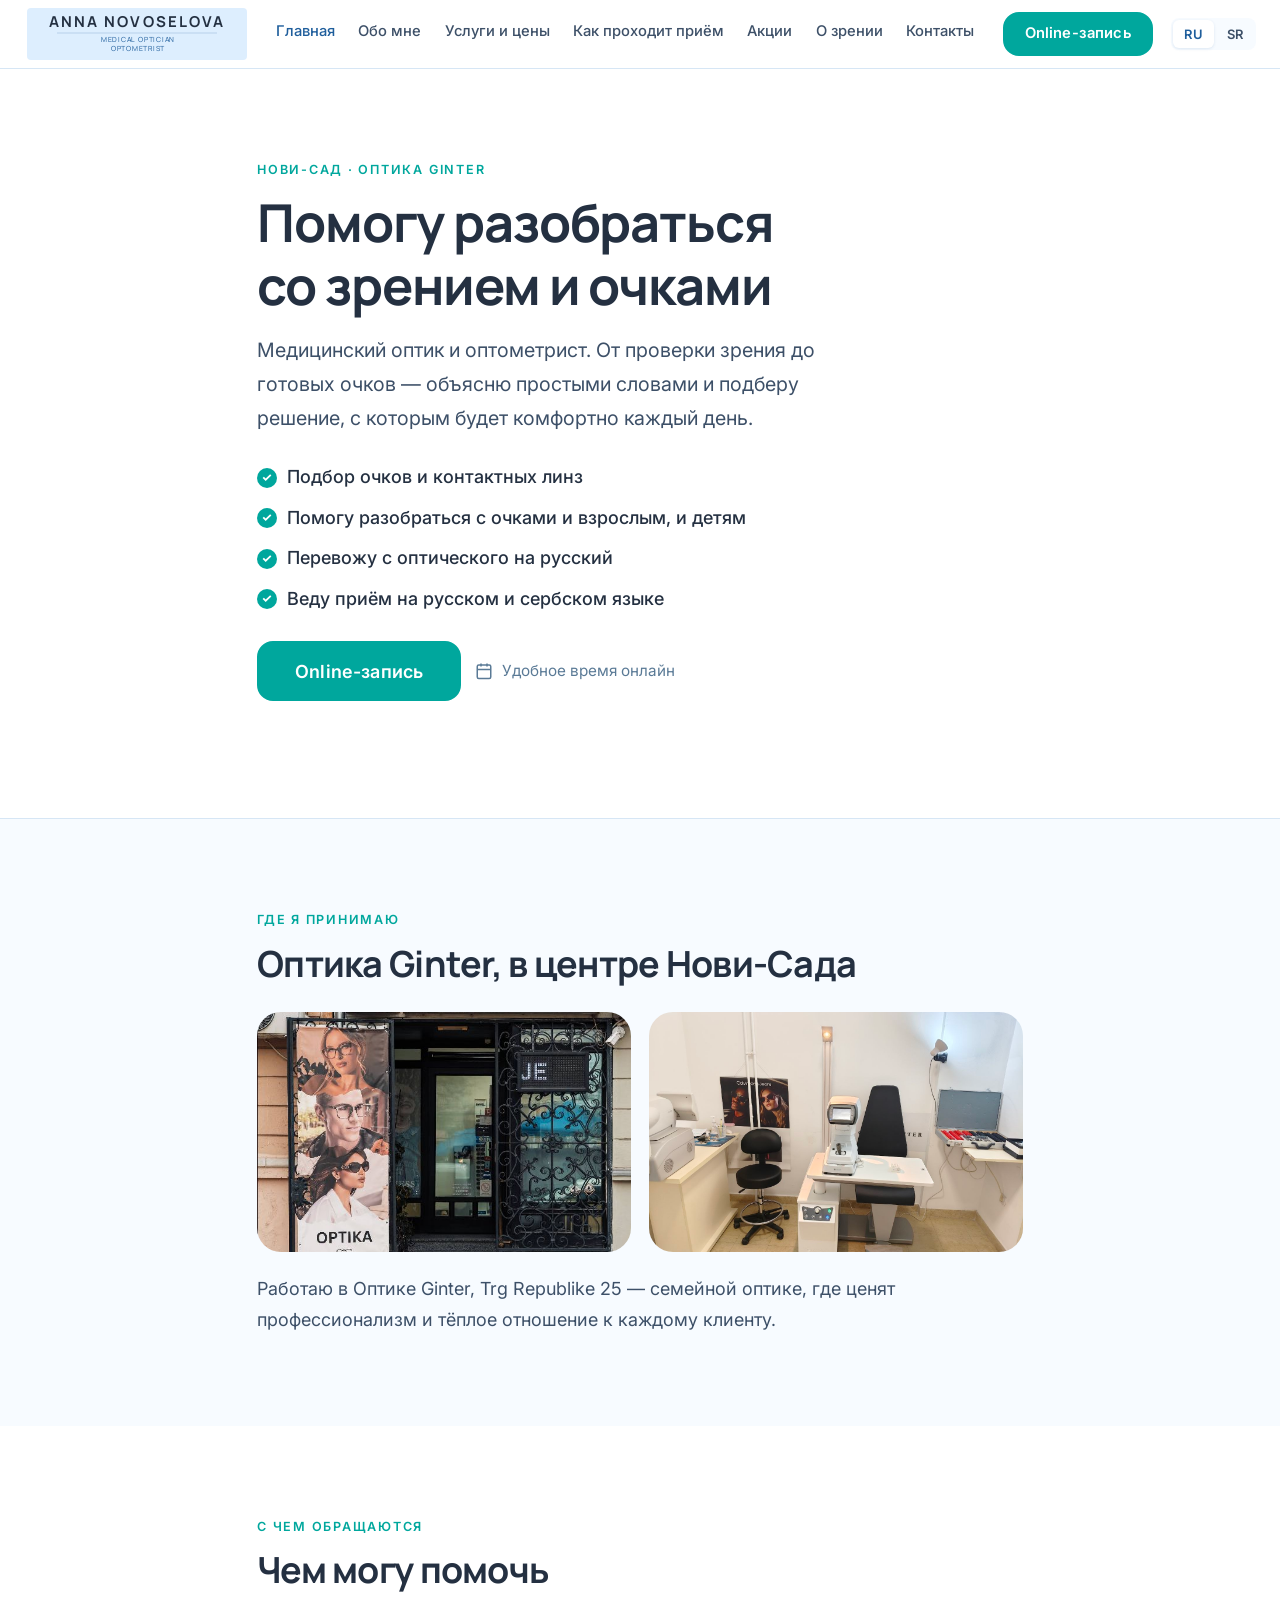
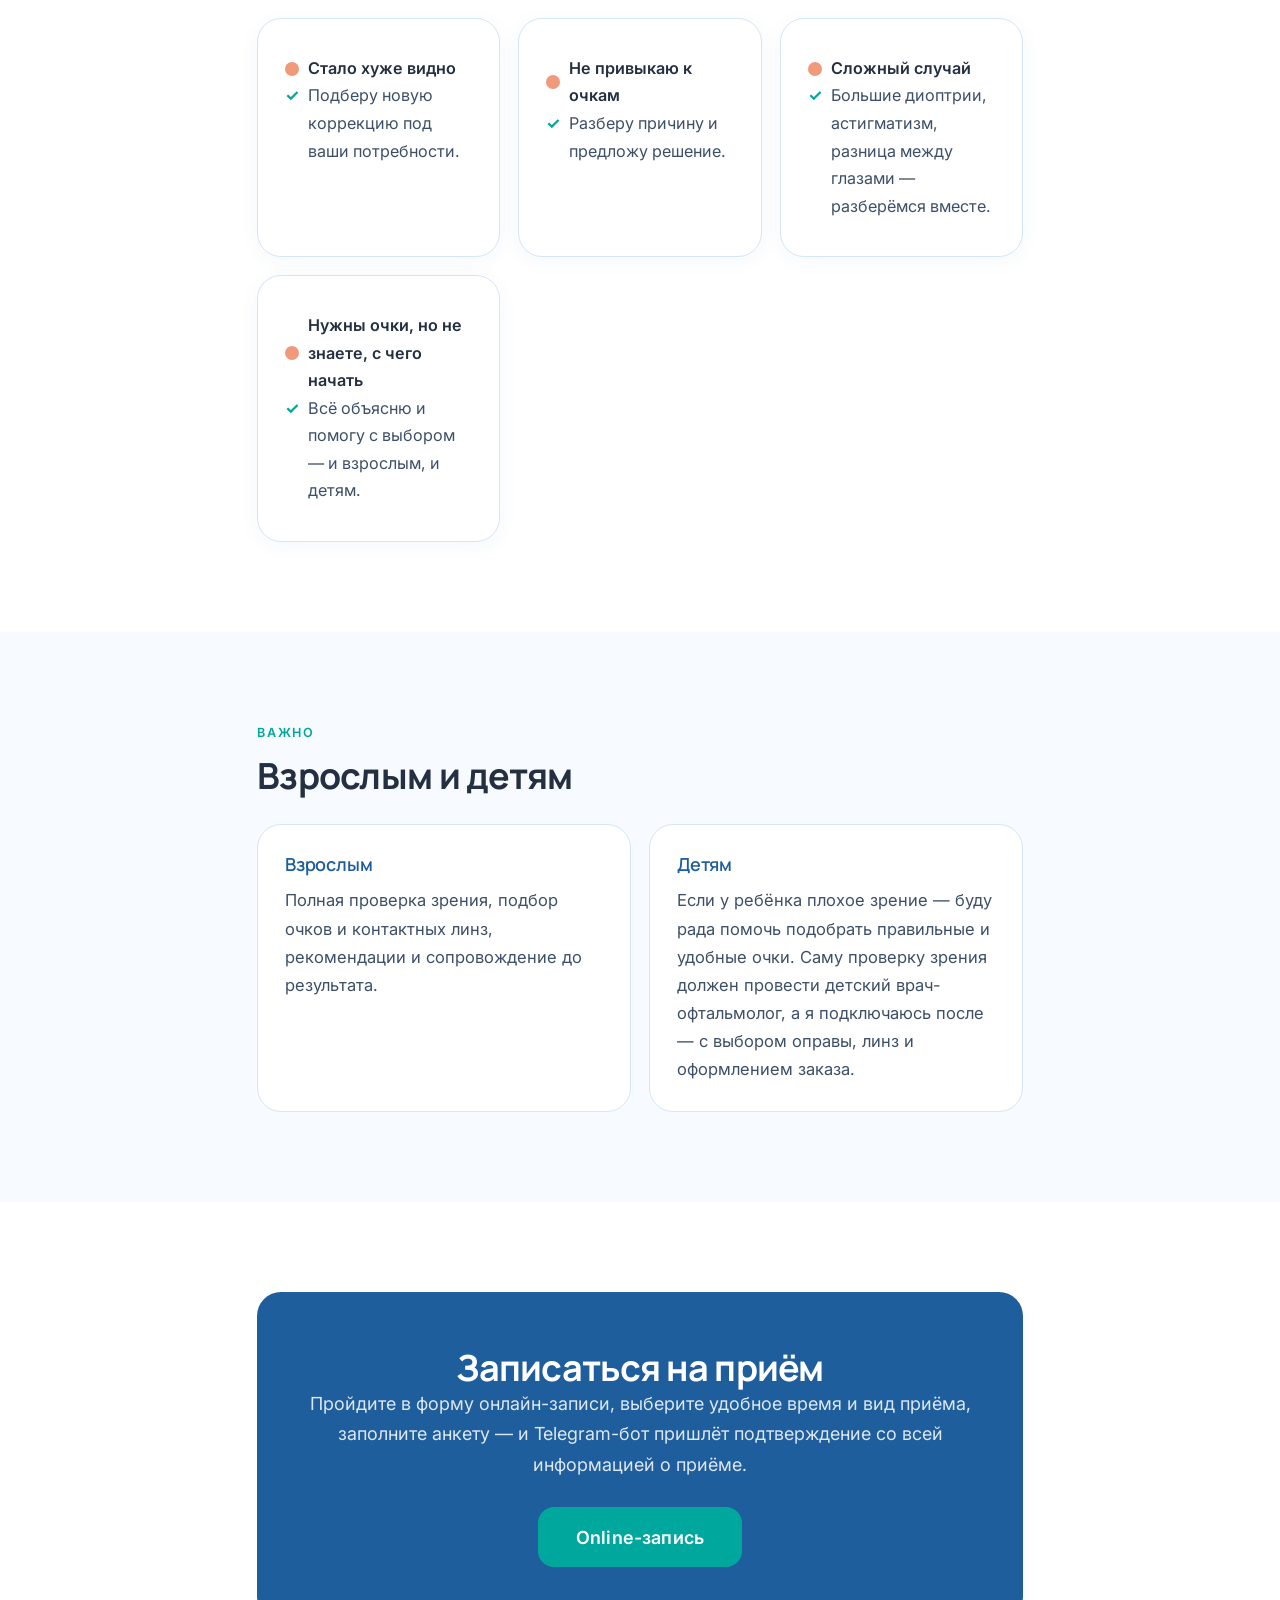
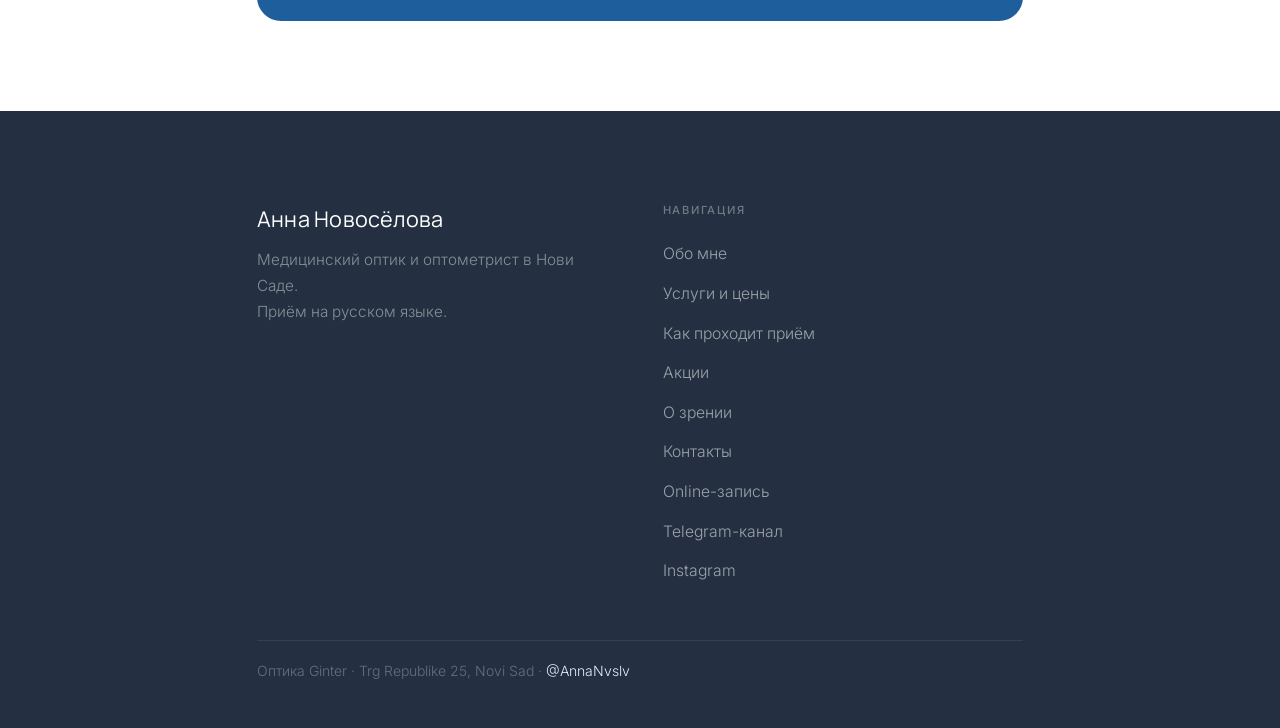
<file: index.html>
<!DOCTYPE html>
<html lang="ru">
<head>
  <meta charset="UTF-8">
  <meta name="viewport" content="width=device-width, initial-scale=1.0">
  <title data-i18n="home.meta_title">Анна Новосёлова — медицинский оптик и оптометрист в Нови Саде</title>
  <meta name="description" data-i18n-content="home.meta_description" content="Помогу разобраться со зрением и очками: проверка зрения, подбор очков и контактных линз для взрослых, помощь с очками для детей по рецепту офтальмолога. Оптика Ginter, Нови Сад.">
  <meta name="keywords" data-i18n-content="home.meta_keywords" content="медицинский оптик Нови Сад, оптометрист Нови Сад, проверка зрения Нови Сад, подбор очков Сербия, оптика Нови Сад">
  <link rel="canonical" href="https://annanvslv.github.io/">
  <meta property="og:type" content="website">
  <meta property="og:locale" content="ru_RU">
  <meta property="og:site_name" content="Анна Новосёлова — медицинский оптик">
  <meta property="og:title" content="Анна Новосёлова — медицинский оптик и оптометрист в Нови Саде">
  <meta property="og:description" content="Помогу разобраться со зрением и очками: проверка зрения, подбор очков и контактных линз для взрослых, помощь с очками для детей по рецепту офтальмолога. Оптика Ginter, Нови Сад.">
  <meta property="og:url" content="https://annanvslv.github.io/">
  <meta property="og:image" content="https://annanvslv.github.io/images/optika-front.jpg">
  <meta name="twitter:card" content="summary_large_image">
  <meta name="twitter:title" content="Анна Новосёлова — медицинский оптик и оптометрист в Нови Саде">
  <meta name="twitter:description" content="Помогу разобраться со зрением и очками: проверка зрения, подбор очков и контактных линз для взрослых, помощь с очками для детей по рецепту офтальмолога. Оптика Ginter, Нови Сад.">
  <meta name="twitter:image" content="https://annanvslv.github.io/images/optika-front.jpg">
  <script type="application/ld+json">
{
  "@context": "https://schema.org",
  "@type": "Optician",
  "name": "Оптика Ginter — Анна Новосёлова, оптометрист",
  "image": "https://annanvslv.github.io/images/optika-front.jpg",
  "url": "https://annanvslv.github.io/",
  "telephone": "+38121382131",
  "priceRange": "$$",
  "address": {
    "@type": "PostalAddress",
    "streetAddress": "Trg Republike 25",
    "addressLocality": "Novi Sad",
    "addressCountry": "RS"
  },
  "geo": {
    "@type": "GeoCoordinates",
    "latitude": 45.2576813,
    "longitude": 19.8517835
  },
  "openingHoursSpecification": [
    { "@type": "OpeningHoursSpecification", "dayOfWeek": ["Monday","Tuesday","Wednesday","Thursday","Friday"], "opens": "09:00", "closes": "19:00" },
    { "@type": "OpeningHoursSpecification", "dayOfWeek": "Saturday", "opens": "09:00", "closes": "13:00" }
  ],
  "areaServed": ["Novi Sad", "Serbia"],
  "availableLanguage": ["ru", "sr"],
  "employee": {
    "@type": "Person",
    "name": "Анна Новосёлова",
    "jobTitle": "Медицинский оптик и оптометрист"
  }
}
  </script>
  <link rel="preconnect" href="https://fonts.googleapis.com">
  <link rel="preconnect" href="https://fonts.gstatic.com" crossorigin>
  <link rel="stylesheet" href="css/variables.css">
  <link rel="stylesheet" href="css/base.css?v=2">
  <link rel="stylesheet" href="css/nav.css?v=2">
  <link rel="stylesheet" href="css/footer.css?v=2">
  <link rel="stylesheet" href="css/pages/home.css?v=3">
  <style>
    .gde-photos { display: grid; grid-template-columns: 1fr 1fr; gap: 1rem; margin-bottom: 1.25rem; }
    .gde-photos img { width: 100%; height: 240px; object-fit: cover; border-radius: var(--radius-lg); display: block; }
    @media (max-width: 600px) { .gde-photos { grid-template-columns: 1fr; } .gde-photos img { height: 220px; } }
    .reason-card__problem { display: flex; align-items: center; gap: 0.5rem; font-weight: 600; font-size: 1rem; margin: 0 0 0.6rem; color: var(--color-text); }
    .reason-card__problem::before { content: ''; width: 14px; height: 14px; border-radius: 50%; background: #F0997B; flex-shrink: 0; }
    .reason-card__solution { display: flex; align-items: flex-start; gap: 0.5rem; font-size: 0.9rem; color: var(--color-text-muted); line-height: 1.65; margin: 0; }
    .reason-card__solution::before { content: '\2713'; color: var(--color-teal); flex-shrink: 0; font-weight: 700; }
    .audience-grid { display: grid; grid-template-columns: 1fr 1fr; gap: 1rem; }
    .audience-card { background: var(--color-bg-white); border: 1px solid var(--color-border); border-radius: var(--radius-lg); padding: 1.5rem; }
    .audience-card h4 { color: var(--color-accent); font-size: 1rem; margin-bottom: 0.5rem; }
    .audience-card p { font-size: 0.92rem; line-height: 1.7; color: var(--color-text-muted); margin: 0; }
    .cta-rounded { border-radius: var(--radius-lg); padding: 3rem 2rem; }
    @media (max-width: 600px) { .audience-grid { grid-template-columns: 1fr; } }
  </style>
<!-- Cloudflare Web Analytics --><script defer src="https://static.cloudflareinsights.com/beacon.min.js" data-cf-beacon='{"token": "08d0250450824208b3c99198b0dc224f"}'></script><!-- End Cloudflare Web Analytics -->
<script src="js/track.js?v=1" defer></script>
</head>
<body>

<nav class="nav">
  <div class="container nav__inner">
    <a href="index.html" class="nav__logo-svg" data-i18n-aria-label="nav.logo_aria_home" aria-label="Анна Новосёлова — медицинский оптик и оптометрист">
      <svg width="220" height="52" viewBox="0 0 220 52" xmlns="http://www.w3.org/2000/svg">
        <rect x="0" y="0" width="220" height="52" rx="4" fill="#DDEEFE"/>
        <text class="logo-name" x="110" y="19" text-anchor="middle">ANNA NOVOSELOVA</text>
        <line x1="30" y1="25" x2="190" y2="25" stroke="#1F5E9C" stroke-width="0.6" stroke-opacity="0.35"/>
        <text class="logo-sub" x="111" y="34" text-anchor="middle" style="font-size:7px;letter-spacing:0.11em">MEDICAL OPTICIAN</text>
        <text class="logo-sub" x="111" y="43" text-anchor="middle" style="font-size:7px;letter-spacing:0.11em">OPTOMETRIST</text>
      </svg>
    </a>
    <ul class="nav__links">
      <li><a href="index.html" class="active" data-i18n="nav.home">Главная</a></li>
      <li><a href="obo-mne.html" data-i18n="nav.about">Обо мне</a></li>
      <li><a href="uslugi.html" data-i18n="nav.services">Услуги и цены</a></li>
      <li><a href="priem.html" data-i18n="nav.appointment">Как проходит приём</a></li>
      <li><a href="akcii.html" data-i18n="nav.promo">Акции</a></li>
      <li><a href="o-zrenii.html" data-i18n="nav.vision">О зрении</a></li>
      <li><a href="kontakty.html" data-i18n="nav.contacts">Контакты</a></li>
    </ul>
    <a href="https://annanvslv.github.io/anna-novoselova-bot/booking.html" class="btn nav__cta" target="_blank" data-i18n="nav.booking_cta">Online-запись</a>
    <div class="lang-switch" role="group" aria-label="Language / Jezik">
      <button type="button" class="lang-switch__btn" data-lang="ru">RU</button>
      <button type="button" class="lang-switch__btn" data-lang="sr">SR</button>
    </div>
    <button class="nav__burger" data-i18n-aria-label="nav.burger_aria" aria-label="Меню"><span></span><span></span><span></span></button>
  </div>
</nav>

<!-- HERO -->
<section class="hero">
  <div class="container">
    <div class="hero__inner">
      <div class="hero__content">
        <p class="section-label" data-i18n="home.hero_label">Нови-Сад &middot; Оптика Ginter</p>
        <h1 data-i18n="home.hero_title">Помогу разобраться со зрением и очками</h1>
        <p class="hero__sub" data-i18n="home.hero_sub">Медицинский оптик и оптометрист. От проверки зрения до готовых очков — объясню простыми словами и подберу решение, с которым будет комфортно каждый день.</p>
        <ul class="hero__checklist">
          <li data-i18n="home.check1">Подбор очков и контактных линз</li>
          <li data-i18n="home.check2">Помогу разобраться с очками и взрослым, и детям</li>
          <li data-i18n="home.check3">Перевожу с оптического на русский</li>
          <li data-i18n="home.check4">Веду приём на русском и сербском языке</li>
        </ul>
        <div class="hero__actions">
          <a href="https://annanvslv.github.io/anna-novoselova-bot/booking.html" class="btn" target="_blank" data-i18n="nav.booking_cta">Online-запись</a>
          <span class="hero__hint">
            <svg width="18" height="18" viewBox="0 0 24 24" fill="none" stroke="currentColor" stroke-width="2"><rect x="3" y="4" width="18" height="18" rx="2"/><line x1="16" y1="2" x2="16" y2="6"/><line x1="8" y1="2" x2="8" y2="6"/><line x1="3" y1="10" x2="21" y2="10"/></svg>
            <span data-i18n="home.hero_hint">Удобное время онлайн</span>
          </span>
        </div>
      </div>
    </div>
  </div>
</section>

<!-- BLACK FRIDAY 26–30.11.2026 (скрывается автоматически с 01.12) -->
<section class="section section--gray bf" id="black-friday" data-until="2026-12-01">
  <div class="container">
    <h2 class="bf__title" data-i18n="home.bf_title">Приглашаю вас за новыми очками в оптику Ginter на Black Friday</h2>
    <p class="bf__dates" data-i18n="home.bf_dates">С 26 по 30 ноября</p>
    <div class="bf__list">
      <div class="bf__item"><span class="bf__pct">−20–50%</span><span class="bf__what" data-i18n="home.bf_frames">оправы</span></div>
      <div class="bf__item"><span class="bf__pct">−20%</span><span class="bf__what" data-i18n="home.bf_lenses">линзы для очков</span></div>
      <div class="bf__item"><span class="bf__pct">−20%</span><span class="bf__what"><span data-i18n="home.bf_exam">проверка зрения</span><small data-i18n="home.bf_exam_price">2400 вместо 3000 RSD</small></span></div>
    </div>
    <p class="bf__hint" data-i18n="home.bf_hint">Назовите промокод или покажите эту страницу</p>
    <div class="bf__code"><span data-i18n="home.bf_code_label">Промокод</span> <strong>BLACK</strong></div>
    <div class="bf__actions">
      <a href="https://annanvslv.github.io/anna-novoselova-bot/booking.html?promo=BLACK" class="btn bf__btn" target="_blank" data-i18n="promo.book_with_code">Записаться с промокодом</a>
      <a href="https://maps.app.goo.gl/XuD8LaTNy6Q2iXnn9" class="btn btn--outline" target="_blank" data-i18n="home.bf_map">Как нас найти · Trg Republike 25</a>
    </div>
  </div>
</section>
<script>(function(){var e=document.getElementById('black-friday');if(e&&new Date()>=new Date(e.dataset.until+'T00:00:00+01:00'))e.remove();})();</script>

<!-- ГДЕ Я ПРИНИМАЮ -->
<section class="section section--gray">
  <div class="container">
    <p class="section-label" data-i18n="home.where_label">Где я принимаю</p>
    <h2 class="section-title" data-i18n="home.where_title">Оптика Ginter, в центре Нови-Сада</h2>
    <div class="gde-photos">
      <img src="images/optika-front.jpg" data-i18n-alt="home.where_img1_alt" alt="Оптика Ginter — зал">
      <img src="images/optika-front-2.jpg" data-i18n-alt="home.where_img2_alt" alt="Оптика Ginter — кабинет проверки зрения">
    </div>
    <p style="max-width:640px;color:var(--color-text-muted);line-height:1.7" data-i18n="home.where_text">Работаю в Оптике Ginter, Trg Republike 25 — семейной оптике, где ценят профессионализм и тёплое отношение к каждому клиенту.</p>
  </div>
</section>

<!-- ЧЕМ МОГУ ПОМОЧЬ -->
<section class="section section--white">
  <div class="container">
    <p class="section-label" data-i18n="home.reasons_label">С чем обращаются</p>
    <h2 class="section-title" data-i18n="home.reasons_title">Чем могу помочь</h2>
    <div class="reasons__grid">
      <div class="reason-card">
        <p class="reason-card__problem" data-i18n="home.reason1_problem">Стало хуже видно</p>
        <p class="reason-card__solution" data-i18n="home.reason1_solution">Подберу новую коррекцию под ваши потребности.</p>
      </div>
      <div class="reason-card">
        <p class="reason-card__problem" data-i18n="home.reason2_problem">Не привыкаю к очкам</p>
        <p class="reason-card__solution" data-i18n="home.reason2_solution">Разберу причину и предложу решение.</p>
      </div>
      <div class="reason-card">
        <p class="reason-card__problem" data-i18n="home.reason3_problem">Сложный случай</p>
        <p class="reason-card__solution" data-i18n="home.reason3_solution">Большие диоптрии, астигматизм, разница между глазами — разберёмся вместе.</p>
      </div>
      <div class="reason-card">
        <p class="reason-card__problem" data-i18n="home.reason4_problem">Нужны очки, но не знаете, с чего начать</p>
        <p class="reason-card__solution" data-i18n="home.reason4_solution">Всё объясню и помогу с выбором — и взрослым, и детям.</p>
      </div>
    </div>
  </div>
</section>

<!-- ВЗРОСЛЫМ И ДЕТЯМ -->
<section class="section section--gray">
  <div class="container">
    <p class="section-label" data-i18n="home.audience_label">Важно</p>
    <h2 class="section-title" data-i18n="home.audience_title">Взрослым и детям</h2>
    <div class="audience-grid">
      <div class="audience-card">
        <h4 data-i18n="home.audience1_title">Взрослым</h4>
        <p data-i18n="home.audience1_text">Полная проверка зрения, подбор очков и контактных линз, рекомендации и сопровождение до результата.</p>
      </div>
      <div class="audience-card">
        <h4 data-i18n="home.audience2_title">Детям</h4>
        <p data-i18n="home.audience2_text">Если у ребёнка плохое зрение — буду рада помочь подобрать правильные и удобные очки. Саму проверку зрения должен провести детский врач-офтальмолог, а я подключаюсь после — с выбором оправы, линз и оформлением заказа.</p>
      </div>
    </div>
  </div>
</section>

<!-- ЗАПИСЬ CTA -->
<section class="section section--white">
  <div class="container">
    <div class="cta-section cta-rounded">
      <div class="cta-section__inner">
        <h2 data-i18n="cta.book_title">Записаться на приём</h2>
        <p data-i18n="home.cta_sub">Пройдите в форму онлайн-записи, выберите удобное время и вид приёма, заполните анкету — и Telegram-бот пришлёт подтверждение со всей информацией о приёме.</p>
        <div style="margin-top:1.5rem">
          <a href="https://annanvslv.github.io/anna-novoselova-bot/booking.html" class="btn" target="_blank" data-i18n="nav.booking_cta">Online-запись</a>
        </div>
      </div>
    </div>
  </div>
</section>

<!-- ПОДВАЛ -->
<footer class="footer">
  <div class="container">
    <div class="footer__grid">
      <div>
        <div class="footer__logo" data-i18n="footer.logo">Анна Новосёлова</div>
        <p class="footer__tagline" data-i18n="footer.tagline_home">Медицинский оптик и оптометрист в Нови Саде.<br>Приём на русском языке.</p>
      </div>
      <div>
        <p class="footer__heading" data-i18n="footer.heading">Навигация</p>
        <ul class="footer__links">
          <li><a href="obo-mne.html" data-i18n="nav.about">Обо мне</a></li>
          <li><a href="uslugi.html" data-i18n="nav.services">Услуги и цены</a></li>
          <li><a href="priem.html" data-i18n="nav.appointment">Как проходит приём</a></li>
          <li><a href="akcii.html" data-i18n="nav.promo">Акции</a></li>
          <li><a href="o-zrenii.html" data-i18n="nav.vision">О зрении</a></li>
          <li><a href="kontakty.html" data-i18n="nav.contacts">Контакты</a></li>
          <li><a href="https://annanvslv.github.io/anna-novoselova-bot/booking.html" target="_blank" data-i18n="nav.booking_cta">Online-запись</a></li>
          <li><a href="https://t.me/optometrist_anna_ns" target="_blank" data-i18n="footer.telegram_channel">Telegram-канал</a></li>
          <li><a href="https://instagram.com/optika_ginter" target="_blank" data-i18n="footer.instagram">Instagram</a></li>
        </ul>
      </div>
    </div>
    <div class="footer__bottom">
      Оптика Ginter · Trg Republike 25, Novi Sad · <a href="https://t.me/AnnaNvslv" style="color:var(--color-accent-light)">@AnnaNvslv</a>
    </div>
  </div>
</footer>

<script src="js/i18n.js?v=4"></script>
<script src="js/nav.js"></script>
</body>
</html>
</file>
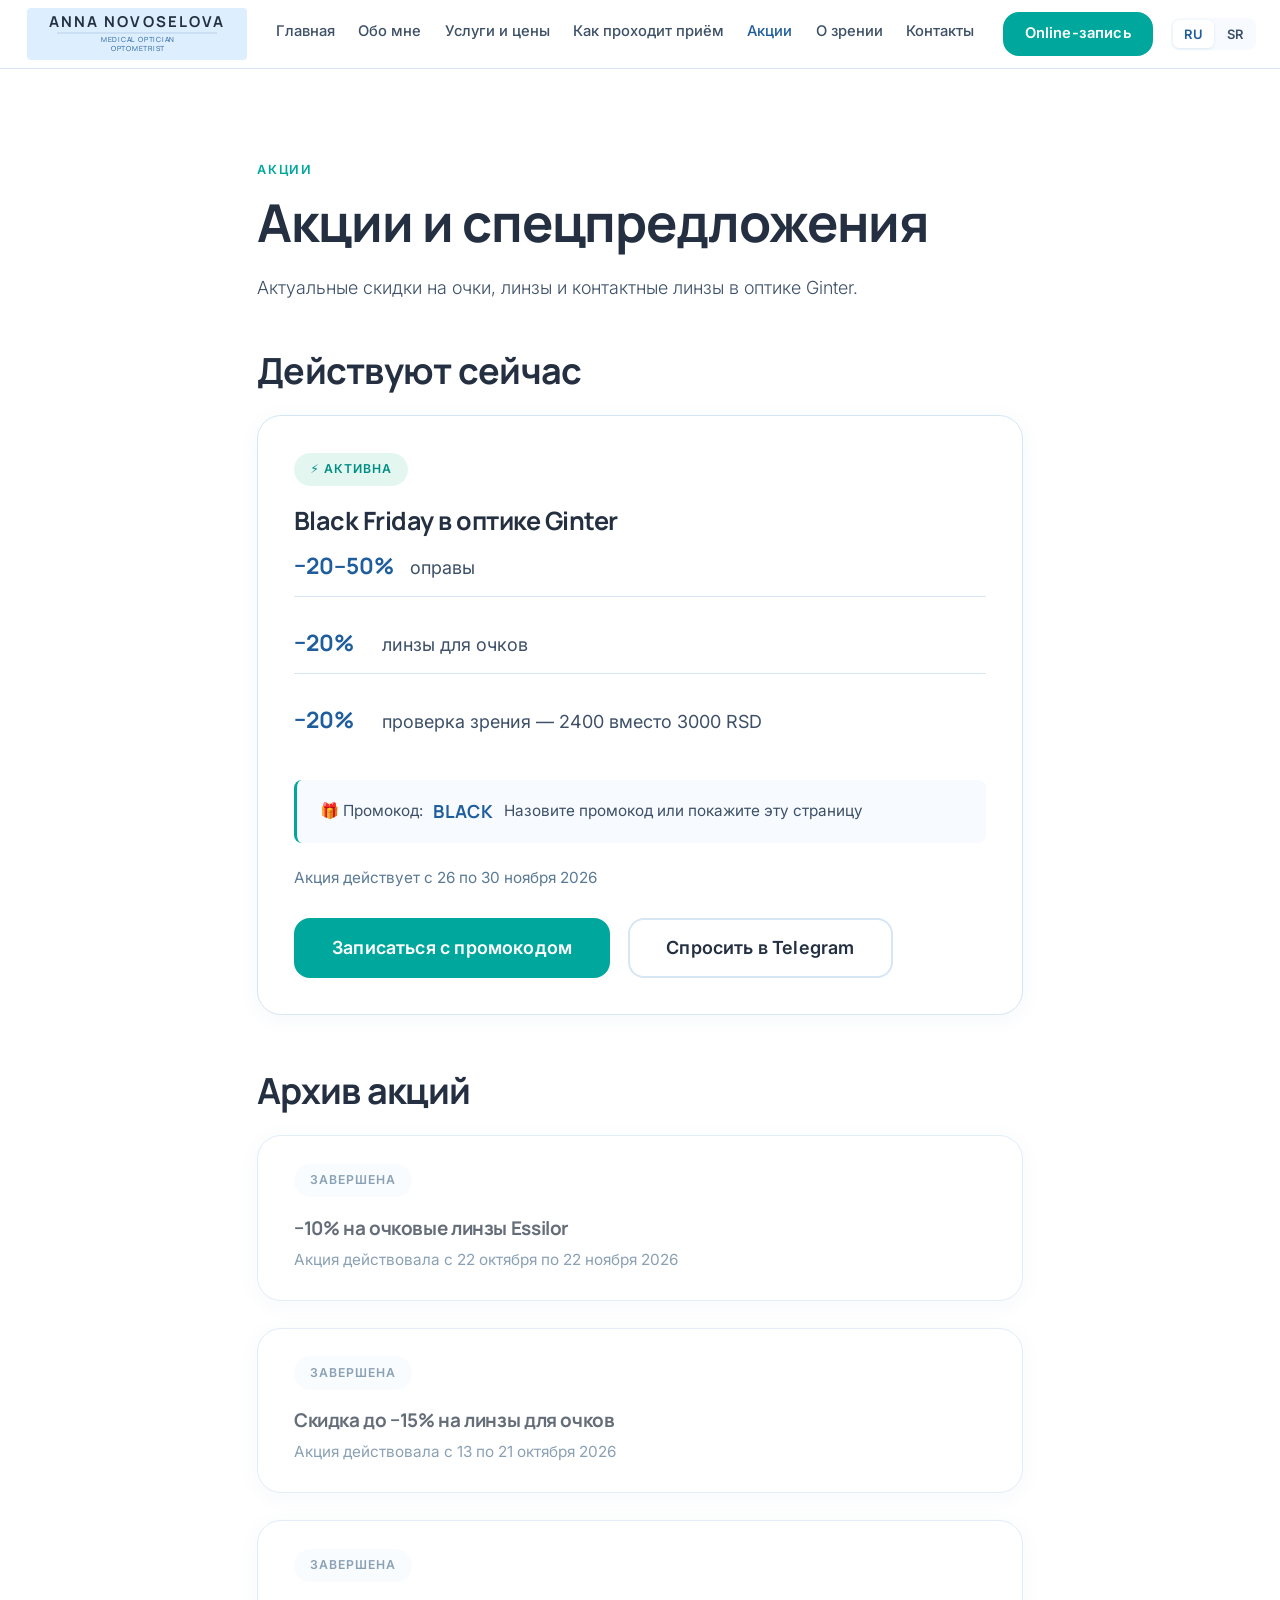
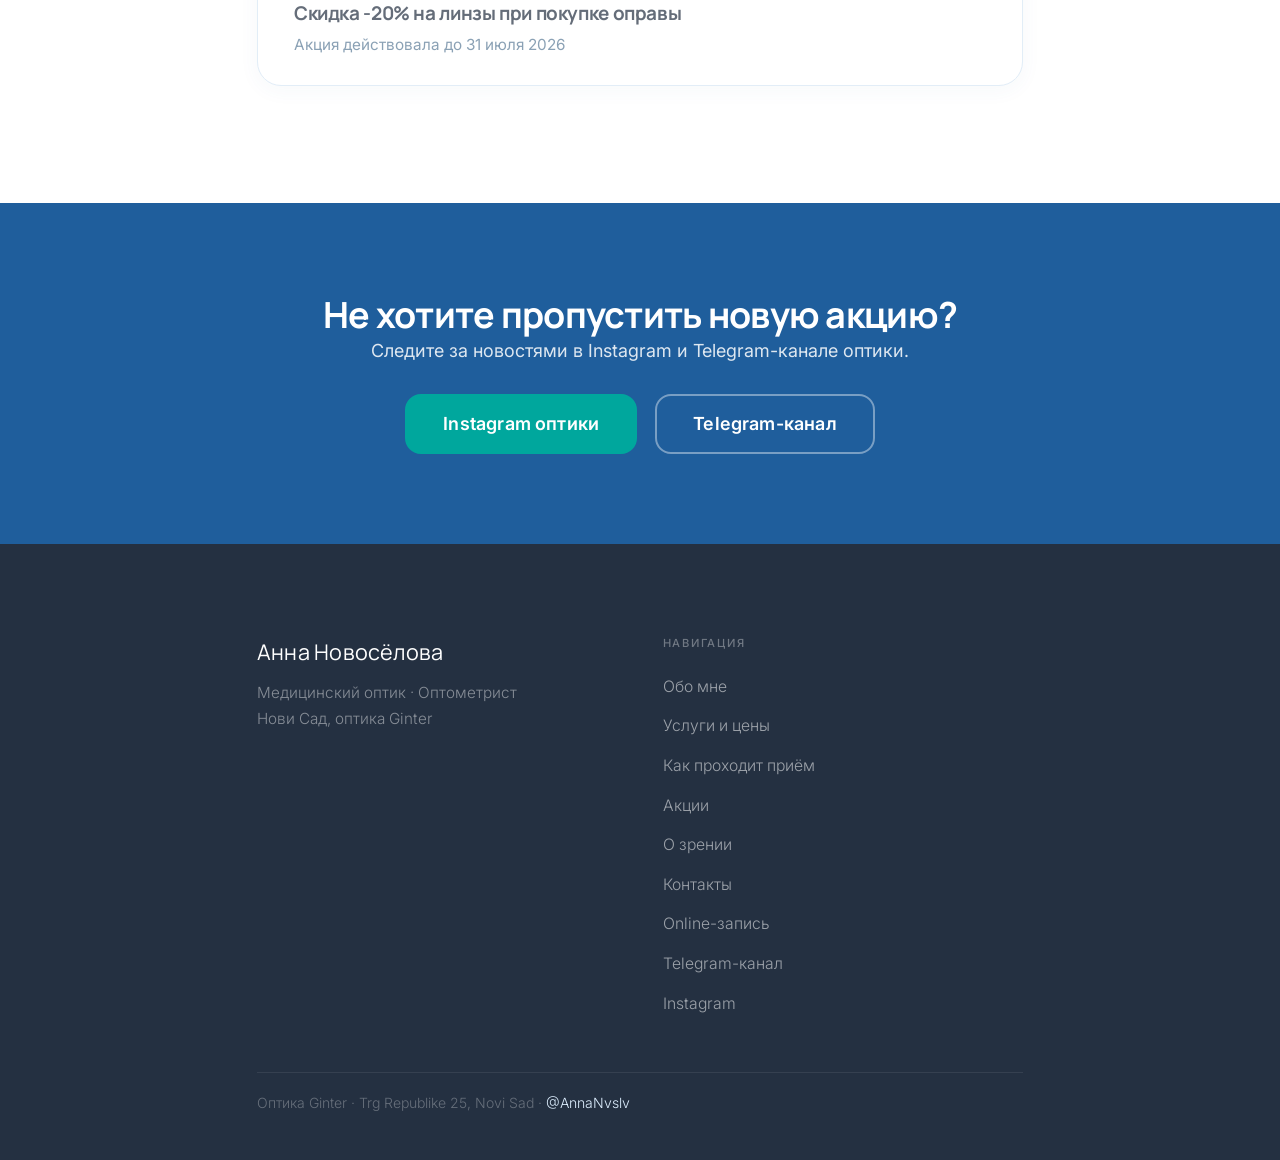
<file: akcii.html>
<!DOCTYPE html>
<html lang="ru">
<head>
  <meta charset="UTF-8">
  <meta name="viewport" content="width=device-width, initial-scale=1.0">
  <title data-i18n="promo.meta_title">Акции — Анна Новосёлова, оптика Ginter</title>
  <meta name="description" data-i18n-content="promo.meta_description" content="Актуальные акции и спецпредложения на очки, линзы и контактные линзы в оптике Ginter, Нови Сад.">
  <link rel="canonical" href="https://annanvslv.github.io/akcii.html">
  <meta property="og:type" content="website">
  <meta property="og:locale" content="ru_RU">
  <meta property="og:site_name" content="Анна Новосёлова — медицинский оптик">
  <meta property="og:title" content="Акции — Анна Новосёлова, оптика Ginter">
  <meta property="og:description" content="Актуальные акции и спецпредложения на очки, линзы и контактные линзы в оптике Ginter, Нови Сад.">
  <meta property="og:url" content="https://annanvslv.github.io/akcii.html">
  <meta property="og:image" content="https://annanvslv.github.io/images/optika-front.jpg">
  <meta name="twitter:card" content="summary_large_image">
  <meta name="twitter:title" content="Акции — Анна Новосёлова, оптика Ginter">
  <meta name="twitter:description" content="Актуальные акции и спецпредложения на очки, линзы и контактные линзы в оптике Ginter, Нови Сад.">
  <meta name="twitter:image" content="https://annanvslv.github.io/images/optika-front.jpg">
  <script type="application/ld+json">
{
  "@context": "https://schema.org",
  "@type": "Optician",
  "name": "Оптика Ginter — Анна Новосёлова, оптометрист",
  "image": "https://annanvslv.github.io/images/optika-front.jpg",
  "url": "https://annanvslv.github.io/",
  "telephone": "+38121382131",
  "priceRange": "$$",
  "address": {
    "@type": "PostalAddress",
    "streetAddress": "Trg Republike 25",
    "addressLocality": "Novi Sad",
    "addressCountry": "RS"
  },
  "geo": {
    "@type": "GeoCoordinates",
    "latitude": 45.2576813,
    "longitude": 19.8517835
  },
  "openingHoursSpecification": [
    { "@type": "OpeningHoursSpecification", "dayOfWeek": ["Monday","Tuesday","Wednesday","Thursday","Friday"], "opens": "09:00", "closes": "19:00" },
    { "@type": "OpeningHoursSpecification", "dayOfWeek": "Saturday", "opens": "09:00", "closes": "13:00" }
  ],
  "areaServed": ["Novi Sad", "Serbia"],
  "availableLanguage": ["ru", "sr"],
  "employee": {
    "@type": "Person",
    "name": "Анна Новосёлова",
    "jobTitle": "Медицинский оптик и оптометрист"
  }
}
  </script>
  <link rel="preconnect" href="https://fonts.googleapis.com">
  <link rel="preconnect" href="https://fonts.gstatic.com" crossorigin>
  <link rel="stylesheet" href="css/variables.css">
  <link rel="stylesheet" href="css/base.css?v=2">
  <link rel="stylesheet" href="css/nav.css?v=2">
  <link rel="stylesheet" href="css/footer.css?v=2">
  <link rel="stylesheet" href="css/pages/home.css?v=3">
  <style>
    .promo-card { background: var(--color-bg-white); border: 1px solid var(--color-border); border-radius: var(--radius-lg); box-shadow: var(--shadow-card); padding: 2rem; margin-bottom: 1.5rem; }
    .promo-card__badge { display: inline-flex; align-items: center; gap: 0.4rem; font-size: 0.68rem; font-weight: 600; letter-spacing: 0.08em; text-transform: uppercase; padding: 0.35rem 0.9rem; border-radius: 20px; margin-bottom: 1.1rem; }
    .promo-card__badge--active { background: #E3F7F0; color: var(--color-teal-dark); }
    .promo-card__badge--archived { background: var(--color-bg-section); color: var(--color-text-light); }
    .promo-card__lead { font-size: 1rem; color: var(--color-text-muted); margin-bottom: 1.25rem; }
    .promo-tags { display: flex; flex-wrap: wrap; gap: 0.5rem; margin-bottom: 1.25rem; }
    .promo-code { display: flex; align-items: center; gap: 0.6rem; flex-wrap: wrap; background: var(--color-bg-section); border-left: 3px solid var(--color-teal); padding: 0.9rem 1.25rem; border-radius: var(--radius-sm); margin-bottom: 1.25rem; }
    .promo-code__label { font-size: 0.85rem; color: var(--color-text-muted); }
    .promo-code__value { font-family: var(--font-heading); font-weight: 700; color: var(--color-accent); letter-spacing: 0.02em; }
    .promo-card__valid { font-size: 0.85rem; color: var(--color-text-light); margin-bottom: 1.5rem; }
    .promo-rates { list-style: none; padding: 0; margin: 0 0 1.25rem; display: grid; gap: 0.5rem; }
    .promo-rates li { display: flex; align-items: baseline; gap: 0.9rem; padding: 0.6rem 0; border-bottom: 1px solid var(--color-border); }
    .promo-rates li:last-child { border-bottom: 0; }
    .promo-rates__pct { font-family: var(--font-heading); font-weight: 700; font-size: 1.25rem; color: var(--color-accent); min-width: 4rem; }
    .promo-card--archived { opacity: 0.7; padding: 1.5rem 2rem; }
    .promo-card--archived h3 { font-size: 1.05rem; margin-bottom: 0.4rem; }
    .promo-archive-empty { padding: 2rem; text-align: center; color: var(--color-text-light); border: 1px dashed var(--color-border); border-radius: var(--radius-lg); font-size: 0.92rem; }
    .promo-section-heading { display: flex; align-items: center; gap: 0.6rem; margin-bottom: 1.25rem; }
  </style>
<!-- Cloudflare Web Analytics --><script defer src="https://static.cloudflareinsights.com/beacon.min.js" data-cf-beacon='{"token": "08d0250450824208b3c99198b0dc224f"}'></script><!-- End Cloudflare Web Analytics -->
<script src="js/track.js?v=1" defer></script>
</head>
<body>

<nav class="nav">
  <div class="container nav__inner">
    <a href="index.html" class="nav__logo-svg" data-i18n-aria-label="nav.logo_aria_std" aria-label="Анна Новосёлова — медицинский оптик и оптометрист">
      <svg width="220" height="52" viewBox="0 0 220 52" xmlns="http://www.w3.org/2000/svg">
        <rect x="0" y="0" width="220" height="52" rx="4" fill="#DDEEFE"/>
        <text class="logo-name" x="110" y="19" text-anchor="middle">ANNA NOVOSELOVA</text>
        <line x1="30" y1="25" x2="190" y2="25" stroke="#1F5E9C" stroke-width="0.6" stroke-opacity="0.35"/>
        <text class="logo-sub" x="111" y="34" text-anchor="middle" style="font-size:7px;letter-spacing:0.11em">MEDICAL OPTICIAN</text>
        <text class="logo-sub" x="111" y="43" text-anchor="middle" style="font-size:7px;letter-spacing:0.11em">OPTOMETRIST</text>
      </svg>
    </a>
    <ul class="nav__links">
      <li><a href="index.html" data-i18n="nav.home">Главная</a></li>
      <li><a href="obo-mne.html" data-i18n="nav.about">Обо мне</a></li>
      <li><a href="uslugi.html" data-i18n="nav.services">Услуги и цены</a></li>
      <li><a href="priem.html" data-i18n="nav.appointment">Как проходит приём</a></li>
      <li><a href="akcii.html" class="active" data-i18n="nav.promo">Акции</a></li>
      <li><a href="o-zrenii.html" data-i18n="nav.vision">О зрении</a></li>
      <li><a href="kontakty.html" data-i18n="nav.contacts">Контакты</a></li>
    </ul>
    <a href="https://annanvslv.github.io/anna-novoselova-bot/booking.html" class="btn nav__cta" target="_blank" data-i18n="nav.booking_cta">Online-запись</a>
    <div class="lang-switch" role="group" aria-label="Language / Jezik">
      <button type="button" class="lang-switch__btn" data-lang="ru">RU</button>
      <button type="button" class="lang-switch__btn" data-lang="sr">SR</button>
    </div>
    <button class="nav__burger" data-i18n-aria-label="nav.burger_aria" aria-label="Меню"><span></span><span></span><span></span></button>
  </div>
</nav>

<section class="section section--white">
  <div class="container">
    <p class="section-label" data-i18n="nav.promo">Акции</p>
    <h1 data-i18n="promo.h1">Акции и спецпредложения</h1>
    <p class="page-lead" data-i18n="promo.lead">Актуальные скидки на очки, линзы и контактные линзы в оптике Ginter.</p>

    <div class="promo-section-heading">
      <h2 class="section-title" style="margin:0" data-i18n="promo.active_heading">Действуют сейчас</h2>
    </div>

    <div class="promo-card">
      <span class="promo-card__badge promo-card__badge--active" data-i18n="promo.badge_active">⚡️ Активна</span>
      <h3 data-i18n="promo.bf_title">Black Friday в оптике Ginter</h3>
      <ul class="promo-rates">
        <li><span class="promo-rates__pct">−20–50%</span><span data-i18n="home.bf_frames">оправы</span></li>
        <li><span class="promo-rates__pct">−20%</span><span data-i18n="home.bf_lenses">линзы для очков</span></li>
        <li><span class="promo-rates__pct">−20%</span><span data-i18n="promo.bf_exam">проверка зрения — 2400 вместо 3000 RSD</span></li>
      </ul>
      <div class="promo-code">
        <span class="promo-code__label" data-i18n="promo.code_label">🎁 Промокод:</span>
        <span class="promo-code__value">BLACK</span>
        <span class="promo-code__label" data-i18n="home.bf_hint">Назовите промокод или покажите эту страницу</span>
      </div>
      <p class="promo-card__valid" data-i18n="promo.bf_valid">Акция действует с 26 по 30 ноября 2026</p>
      <div style="display:flex;gap:1rem;flex-wrap:wrap">
        <a href="https://annanvslv.github.io/anna-novoselova-bot/booking.html?promo=BLACK" class="btn" target="_blank" data-i18n="promo.book_with_code">Записаться с промокодом</a>
        <a href="https://t.me/AnnaNvslv" class="btn btn--outline" target="_blank" data-i18n="promo.ask_telegram">Спросить в Telegram</a>
      </div>
    </div>

    <div class="promo-section-heading" style="margin-top:3rem">
      <h2 class="section-title" style="margin:0" data-i18n="promo.archive_heading">Архив акций</h2>
    </div>
    <div class="promo-card promo-card--archived">
      <span class="promo-card__badge promo-card__badge--archived" data-i18n="promo.badge_archived">Завершена</span>
      <h3 data-i18n="promo.card3_title">−10% на очковые линзы Essilor</h3>
      <p class="promo-card__valid" style="margin-bottom:0" data-i18n="promo.valid3_ended">Акция действовала с 22 октября по 22 ноября 2026</p>
    </div>
    <div class="promo-card promo-card--archived">
      <span class="promo-card__badge promo-card__badge--archived" data-i18n="promo.badge_archived">Завершена</span>
      <h3 data-i18n="promo.card2_title">Скидка до −15% на линзы для очков</h3>
      <p class="promo-card__valid" style="margin-bottom:0" data-i18n="promo.valid2_ended">Акция действовала с 13 по 21 октября 2026</p>
    </div>
    <div class="promo-card promo-card--archived">
      <span class="promo-card__badge promo-card__badge--archived" data-i18n="promo.badge_archived">Завершена</span>
      <h3 data-i18n="promo.card1_title">Скидка -20% на линзы при покупке оправы</h3>
      <p class="promo-card__valid" style="margin-bottom:0" data-i18n="promo.valid">Акция действовала до 31 июля 2026</p>
    </div>
  </div>
</section>

<section class="section cta-section">
  <div class="container cta-section__inner">
    <h2 data-i18n="promo.cta_title">Не хотите пропустить новую акцию?</h2>
    <p data-i18n="promo.cta_sub">Следите за новостями в Instagram и Telegram-канале оптики.</p>
    <div style="display:flex;gap:1rem;flex-wrap:wrap;justify-content:center;margin-top:1.5rem">
      <a href="https://instagram.com/optika_ginter" class="btn" target="_blank" data-i18n="promo.cta_instagram">Instagram оптики</a>
      <a href="https://t.me/optometrist_anna_ns" class="btn btn--outline" target="_blank" data-i18n="footer.telegram_channel">Telegram-канал</a>
    </div>
  </div>
</section>

<footer class="footer">
  <div class="container">
    <div class="footer__grid">
      <div>
        <div class="footer__logo" data-i18n="footer.logo">Анна Новосёлова</div>
        <p class="footer__tagline" data-i18n="footer.tagline_about_promo">Медицинский оптик · Оптометрист<br>Нови Сад, оптика Ginter</p>
      </div>
      <div>
        <p class="footer__heading" data-i18n="footer.heading">Навигация</p>
        <ul class="footer__links">
          <li><a href="obo-mne.html" data-i18n="nav.about">Обо мне</a></li>
          <li><a href="uslugi.html" data-i18n="nav.services">Услуги и цены</a></li>
          <li><a href="priem.html" data-i18n="nav.appointment">Как проходит приём</a></li>
          <li><a href="akcii.html" data-i18n="nav.promo">Акции</a></li>
          <li><a href="o-zrenii.html" data-i18n="nav.vision">О зрении</a></li>
          <li><a href="kontakty.html" data-i18n="nav.contacts">Контакты</a></li>
          <li><a href="https://annanvslv.github.io/anna-novoselova-bot/booking.html" target="_blank" data-i18n="nav.booking_cta">Online-запись</a></li>
          <li><a href="https://t.me/optometrist_anna_ns" target="_blank" data-i18n="footer.telegram_channel">Telegram-канал</a></li>
          <li><a href="https://instagram.com/optika_ginter" target="_blank" data-i18n="footer.instagram">Instagram</a></li>
        </ul>
      </div>
    </div>
    <div class="footer__bottom">
      Оптика Ginter · Trg Republike 25, Novi Sad · <a href="https://t.me/AnnaNvslv" style="color:var(--color-accent-light)">@AnnaNvslv</a>
    </div>
  </div>
</footer>
<script src="js/i18n.js?v=4"></script>
<script src="js/nav.js"></script>
</body>
</html>
</file>
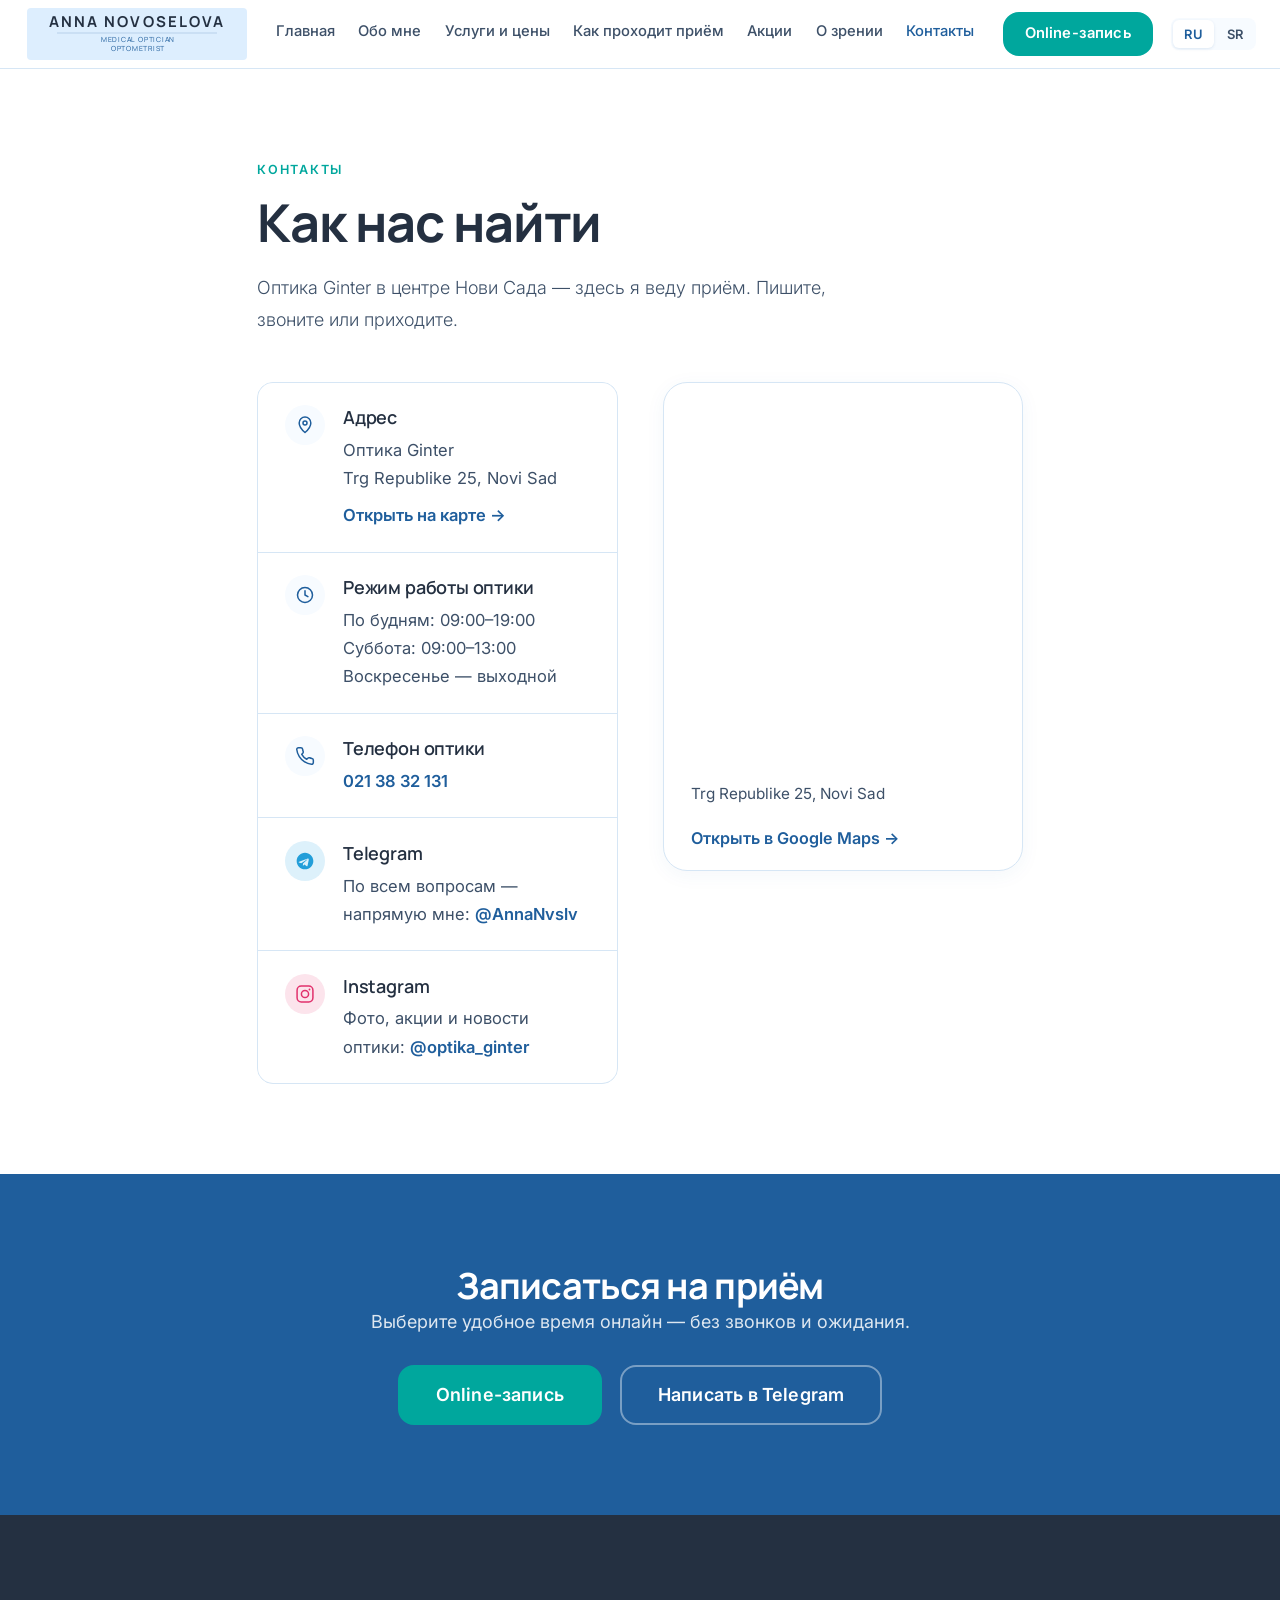
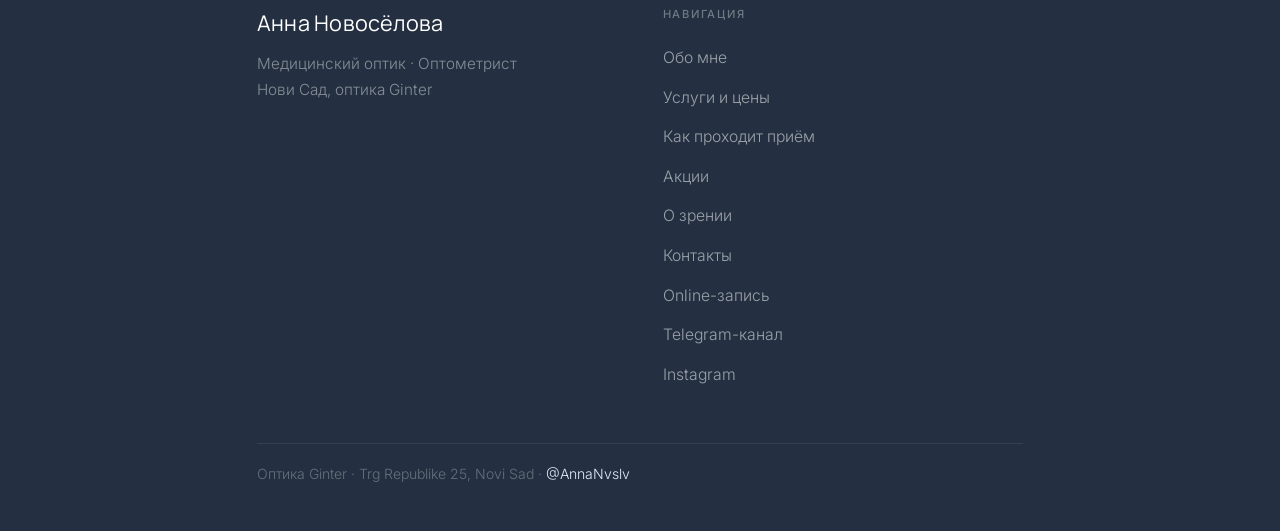
<file: kontakty.html>
<!DOCTYPE html>
<html lang="ru">
<head>
  <meta charset="UTF-8">
  <meta name="viewport" content="width=device-width, initial-scale=1.0">
  <title data-i18n="contacts.meta_title">Контакты — Анна Новосёлова, оптика Ginter</title>
  <meta name="description" data-i18n-content="contacts.meta_description" content="Контакты оптики Ginter в Нови Саде: адрес, телефон, режим работы, Telegram и Instagram. Приём оптометриста Анны Новосёловой.">
  <link rel="canonical" href="https://annanvslv.github.io/kontakty.html">
  <meta property="og:type" content="website">
  <meta property="og:locale" content="ru_RU">
  <meta property="og:site_name" content="Анна Новосёлова — медицинский оптик">
  <meta property="og:title" content="Контакты — Анна Новосёлова, оптика Ginter">
  <meta property="og:description" content="Контакты оптики Ginter в Нови Саде: адрес, телефон, режим работы, Telegram и Instagram. Приём оптометриста Анны Новосёловой.">
  <meta property="og:url" content="https://annanvslv.github.io/kontakty.html">
  <meta property="og:image" content="https://annanvslv.github.io/images/optika-front.jpg">
  <meta name="twitter:card" content="summary_large_image">
  <meta name="twitter:title" content="Контакты — Анна Новосёлова, оптика Ginter">
  <meta name="twitter:description" content="Контакты оптики Ginter в Нови Саде: адрес, телефон, режим работы, Telegram и Instagram. Приём оптометриста Анны Новосёловой.">
  <meta name="twitter:image" content="https://annanvslv.github.io/images/optika-front.jpg">
  <script type="application/ld+json">
{
  "@context": "https://schema.org",
  "@type": "Optician",
  "name": "Оптика Ginter — Анна Новосёлова, оптометрист",
  "image": "https://annanvslv.github.io/images/optika-front.jpg",
  "url": "https://annanvslv.github.io/",
  "telephone": "+38121382131",
  "priceRange": "$$",
  "address": {
    "@type": "PostalAddress",
    "streetAddress": "Trg Republike 25",
    "addressLocality": "Novi Sad",
    "addressCountry": "RS"
  },
  "geo": {
    "@type": "GeoCoordinates",
    "latitude": 45.2576813,
    "longitude": 19.8517835
  },
  "openingHoursSpecification": [
    { "@type": "OpeningHoursSpecification", "dayOfWeek": ["Monday","Tuesday","Wednesday","Thursday","Friday"], "opens": "09:00", "closes": "19:00" },
    { "@type": "OpeningHoursSpecification", "dayOfWeek": "Saturday", "opens": "09:00", "closes": "13:00" }
  ],
  "areaServed": ["Novi Sad", "Serbia"],
  "availableLanguage": ["ru", "sr"],
  "employee": {
    "@type": "Person",
    "name": "Анна Новосёлова",
    "jobTitle": "Медицинский оптик и оптометрист"
  }
}
  </script>
  <link rel="preconnect" href="https://fonts.googleapis.com">
  <link rel="preconnect" href="https://fonts.gstatic.com" crossorigin>
  <link rel="stylesheet" href="css/variables.css">
  <link rel="stylesheet" href="css/base.css?v=2">
  <link rel="stylesheet" href="css/nav.css?v=2">
  <link rel="stylesheet" href="css/footer.css?v=2">
  <link rel="stylesheet" href="css/pages/home.css?v=3">
  <style>
    .contact-grid { display: grid; grid-template-columns: 1fr 1fr; gap: var(--space-lg); align-items: start; }
    .contact-list { display: flex; flex-direction: column; gap: 1px; background: var(--color-border); border: 1px solid var(--color-border); border-radius: var(--radius-md); overflow: hidden; }
    .contact-item { display: flex; gap: 1rem; align-items: flex-start; background: var(--color-bg-white); padding: 1.25rem 1.5rem; }
    .contact-item__icon { width: 40px; height: 40px; border-radius: 50%; background: var(--color-bg-section); display: flex; align-items: center; justify-content: center; flex-shrink: 0; }
    .contact-item__icon svg { width: 20px; height: 20px; }
    .contact-item h4 { font-size: 1rem; margin-bottom: 0.3rem; }
    .contact-item p { margin: 0; font-size: 0.92rem; }
    .contact-item a { font-weight: 600; }
    .map-card { border: 1px solid var(--color-border); border-radius: var(--radius-lg); overflow: hidden; box-shadow: var(--shadow-card); background: var(--color-bg-white); }
    .map-card iframe { width: 100%; height: 380px; border: 0; display: block; }
    .map-card__footer { padding: 1rem 1.5rem; display: flex; justify-content: space-between; align-items: center; gap: 1rem; flex-wrap: wrap; }
    .map-card__footer p { margin: 0; font-size: 0.85rem; color: var(--color-text-muted); }
    .map-card__footer a { font-size: 0.9rem; font-weight: 600; }
    @media (max-width: 768px) {
      .contact-grid { grid-template-columns: 1fr; }
      .map-card iframe { height: 260px; }
    }
  </style>
<!-- Cloudflare Web Analytics --><script defer src="https://static.cloudflareinsights.com/beacon.min.js" data-cf-beacon='{"token": "08d0250450824208b3c99198b0dc224f"}'></script><!-- End Cloudflare Web Analytics -->
<script src="js/track.js?v=1" defer></script>
</head>
<body>

<nav class="nav">
  <div class="container nav__inner">
    <a href="index.html" class="nav__logo-svg" data-i18n-aria-label="nav.logo_aria_std" aria-label="Анна Новосёлова — медицинский оптик и оптометрист">
      <svg width="220" height="52" viewBox="0 0 220 52" xmlns="http://www.w3.org/2000/svg">
        <rect x="0" y="0" width="220" height="52" rx="4" fill="#DDEEFE"/>
        <text class="logo-name" x="110" y="19" text-anchor="middle">ANNA NOVOSELOVA</text>
        <line x1="30" y1="25" x2="190" y2="25" stroke="#1F5E9C" stroke-width="0.6" stroke-opacity="0.35"/>
        <text class="logo-sub" x="111" y="34" text-anchor="middle" style="font-size:7px;letter-spacing:0.11em">MEDICAL OPTICIAN</text>
        <text class="logo-sub" x="111" y="43" text-anchor="middle" style="font-size:7px;letter-spacing:0.11em">OPTOMETRIST</text>
      </svg>
    </a>
    <ul class="nav__links">
      <li><a href="index.html" data-i18n="nav.home">Главная</a></li>
      <li><a href="obo-mne.html" data-i18n="nav.about">Обо мне</a></li>
      <li><a href="uslugi.html" data-i18n="nav.services">Услуги и цены</a></li>
      <li><a href="priem.html" data-i18n="nav.appointment">Как проходит приём</a></li>
      <li><a href="akcii.html" data-i18n="nav.promo">Акции</a></li>
      <li><a href="o-zrenii.html" data-i18n="nav.vision">О зрении</a></li>
      <li><a href="kontakty.html" class="active" data-i18n="nav.contacts">Контакты</a></li>
    </ul>
    <a href="https://annanvslv.github.io/anna-novoselova-bot/booking.html" class="btn nav__cta" target="_blank" data-i18n="nav.booking_cta">Online-запись</a>
    <div class="lang-switch" role="group" aria-label="Language / Jezik">
      <button type="button" class="lang-switch__btn" data-lang="ru">RU</button>
      <button type="button" class="lang-switch__btn" data-lang="sr">SR</button>
    </div>
    <button class="nav__burger" data-i18n-aria-label="nav.burger_aria" aria-label="Меню"><span></span><span></span><span></span></button>
  </div>
</nav>

<section class="section section--white">
  <div class="container">
    <p class="section-label" data-i18n="nav.contacts">Контакты</p>
    <h1 data-i18n="contacts.h1">Как нас найти</h1>
    <p class="page-lead" data-i18n="contacts.lead">Оптика Ginter в центре Нови Сада — здесь я веду приём. Пишите, звоните или приходите.</p>

    <div class="contact-grid">
      <div class="contact-list">

        <div class="contact-item">
          <div class="contact-item__icon">
            <svg viewBox="0 0 24 24" fill="none" stroke="#1F5E9C" stroke-width="1.8" stroke-linecap="round" stroke-linejoin="round"><path d="M12 21s7-6.1 7-11.5A7 7 0 0 0 5 9.5C5 14.9 12 21 12 21z"/><circle cx="12" cy="9.5" r="2.4"/></svg>
          </div>
          <div>
            <h4 data-i18n="contacts.addr_title">Адрес</h4>
            <p data-i18n="contacts.addr_text">Оптика Ginter<br>Trg Republike 25, Novi Sad</p>
            <p style="margin-top:0.5rem"><a href="https://maps.app.goo.gl/XuD8LaTNy6Q2iXnn9" target="_blank" data-i18n="contacts.map_link">Открыть на карте →</a></p>
          </div>
        </div>

        <div class="contact-item">
          <div class="contact-item__icon">
            <svg viewBox="0 0 24 24" fill="none" stroke="#1F5E9C" stroke-width="1.8" stroke-linecap="round" stroke-linejoin="round"><circle cx="12" cy="12" r="9"/><path d="M12 7v5l3.5 2"/></svg>
          </div>
          <div>
            <h4 data-i18n="contacts.hours_title">Режим работы оптики</h4>
            <p data-i18n="contacts.hours1">По будням: 09:00–19:00</p>
            <p data-i18n="contacts.hours2">Суббота: 09:00–13:00</p>
            <p data-i18n="contacts.hours3">Воскресенье — выходной</p>
          </div>
        </div>

        <div class="contact-item">
          <div class="contact-item__icon">
            <svg viewBox="0 0 24 24" fill="none" stroke="#1F5E9C" stroke-width="1.8" stroke-linecap="round" stroke-linejoin="round"><path d="M22 16.92v3a2 2 0 0 1-2.18 2 19.79 19.79 0 0 1-8.63-3.07 19.5 19.5 0 0 1-6-6 19.79 19.79 0 0 1-3.07-8.67A2 2 0 0 1 4.11 2h3a2 2 0 0 1 2 1.72c.13.96.36 1.9.7 2.81a2 2 0 0 1-.45 2.11L8.09 9.91a16 16 0 0 0 6 6l1.27-1.27a2 2 0 0 1 2.11-.45c.9.34 1.85.57 2.81.7A2 2 0 0 1 22 16.92z"/></svg>
          </div>
          <div>
            <h4 data-i18n="contacts.phone_title">Телефон оптики</h4>
            <p><a href="tel:+38121382131">021 38 32 131</a></p>
          </div>
        </div>

        <div class="contact-item">
          <div class="contact-item__icon" style="background:#DDF1FB">
            <svg viewBox="0 0 24 24" fill="#229ED9"><path d="M12 2C6.477 2 2 6.477 2 12s4.477 10 10 10 10-4.477 10-10S17.523 2 12 2zm4.93 6.77-1.9 8.96c-.14.62-.5.77-.99.48l-2.74-2.02-1.32 1.27c-.15.14-.27.26-.54.26l.2-2.79 5.04-4.55c.22-.19-.05-.3-.34-.11L7.44 14.7l-2.7-.84c-.59-.18-.6-.59.12-.87l10.58-4.08c.49-.18.92.11.49 1.76z"/></svg>
          </div>
          <div>
            <h4>Telegram</h4>
            <p data-i18n="contacts.telegram_text">По всем вопросам — напрямую мне: <a href="https://t.me/AnnaNvslv" target="_blank">@AnnaNvslv</a></p>
          </div>
        </div>

        <div class="contact-item">
          <div class="contact-item__icon" style="background:#FCE4EC">
            <svg viewBox="0 0 24 24" fill="none" stroke="#E1306C" stroke-width="1.8"><rect x="2.5" y="2.5" width="19" height="19" rx="5"/><circle cx="12" cy="12" r="4.3"/><circle cx="17.4" cy="6.6" r="1.1" fill="#E1306C" stroke="none"/></svg>
          </div>
          <div>
            <h4>Instagram</h4>
            <p data-i18n="contacts.instagram_text">Фото, акции и новости оптики: <a href="https://instagram.com/optika_ginter" target="_blank">@optika_ginter</a></p>
          </div>
        </div>

      </div>

      <div class="map-card">
        <iframe src="https://www.google.com/maps?q=45.2576813,19.8517835&z=17&output=embed" loading="lazy" referrerpolicy="no-referrer-when-downgrade" data-i18n-title="contacts.map_title" title="Оптика Ginter на карте"></iframe>
        <div class="map-card__footer">
          <p>Trg Republike 25, Novi Sad</p>
          <a href="https://maps.app.goo.gl/XuD8LaTNy6Q2iXnn9" target="_blank" data-i18n="contacts.map_link2">Открыть в Google Maps →</a>
        </div>
      </div>
    </div>
  </div>
</section>

<section class="section cta-section">
  <div class="container cta-section__inner">
    <h2 data-i18n="cta.book_title">Записаться на приём</h2>
    <p data-i18n="cta.book_sub_default">Выберите удобное время онлайн — без звонков и ожидания.</p>
    <div style="display:flex;gap:1rem;flex-wrap:wrap;justify-content:center;margin-top:1.5rem">
      <a href="https://annanvslv.github.io/anna-novoselova-bot/booking.html" class="btn" target="_blank" data-i18n="nav.booking_cta">Online-запись</a>
      <a href="https://t.me/AnnaNvslv" class="btn btn--outline" target="_blank" data-i18n="btn.telegram_write">Написать в Telegram</a>
    </div>
  </div>
</section>

<footer class="footer">
  <div class="container">
    <div class="footer__grid">
      <div>
        <div class="footer__logo" data-i18n="footer.logo">Анна Новосёлова</div>
        <p class="footer__tagline" data-i18n="footer.tagline_about_promo">Медицинский оптик · Оптометрист<br>Нови Сад, оптика Ginter</p>
      </div>
      <div>
        <p class="footer__heading" data-i18n="footer.heading">Навигация</p>
        <ul class="footer__links">
          <li><a href="obo-mne.html" data-i18n="nav.about">Обо мне</a></li>
          <li><a href="uslugi.html" data-i18n="nav.services">Услуги и цены</a></li>
          <li><a href="priem.html" data-i18n="nav.appointment">Как проходит приём</a></li>
          <li><a href="akcii.html" data-i18n="nav.promo">Акции</a></li>
          <li><a href="o-zrenii.html" data-i18n="nav.vision">О зрении</a></li>
          <li><a href="kontakty.html" data-i18n="nav.contacts">Контакты</a></li>
          <li><a href="https://annanvslv.github.io/anna-novoselova-bot/booking.html" target="_blank" data-i18n="nav.booking_cta">Online-запись</a></li>
          <li><a href="https://t.me/optometrist_anna_ns" target="_blank" data-i18n="footer.telegram_channel">Telegram-канал</a></li>
          <li><a href="https://instagram.com/optika_ginter" target="_blank" data-i18n="footer.instagram">Instagram</a></li>
        </ul>
      </div>
    </div>
    <div class="footer__bottom">
      Оптика Ginter · Trg Republike 25, Novi Sad · <a href="https://t.me/AnnaNvslv" style="color:var(--color-accent-light)">@AnnaNvslv</a>
    </div>
  </div>
</footer>
<script src="js/i18n.js?v=4"></script>
<script src="js/nav.js"></script>
</body>
</html>
</file>
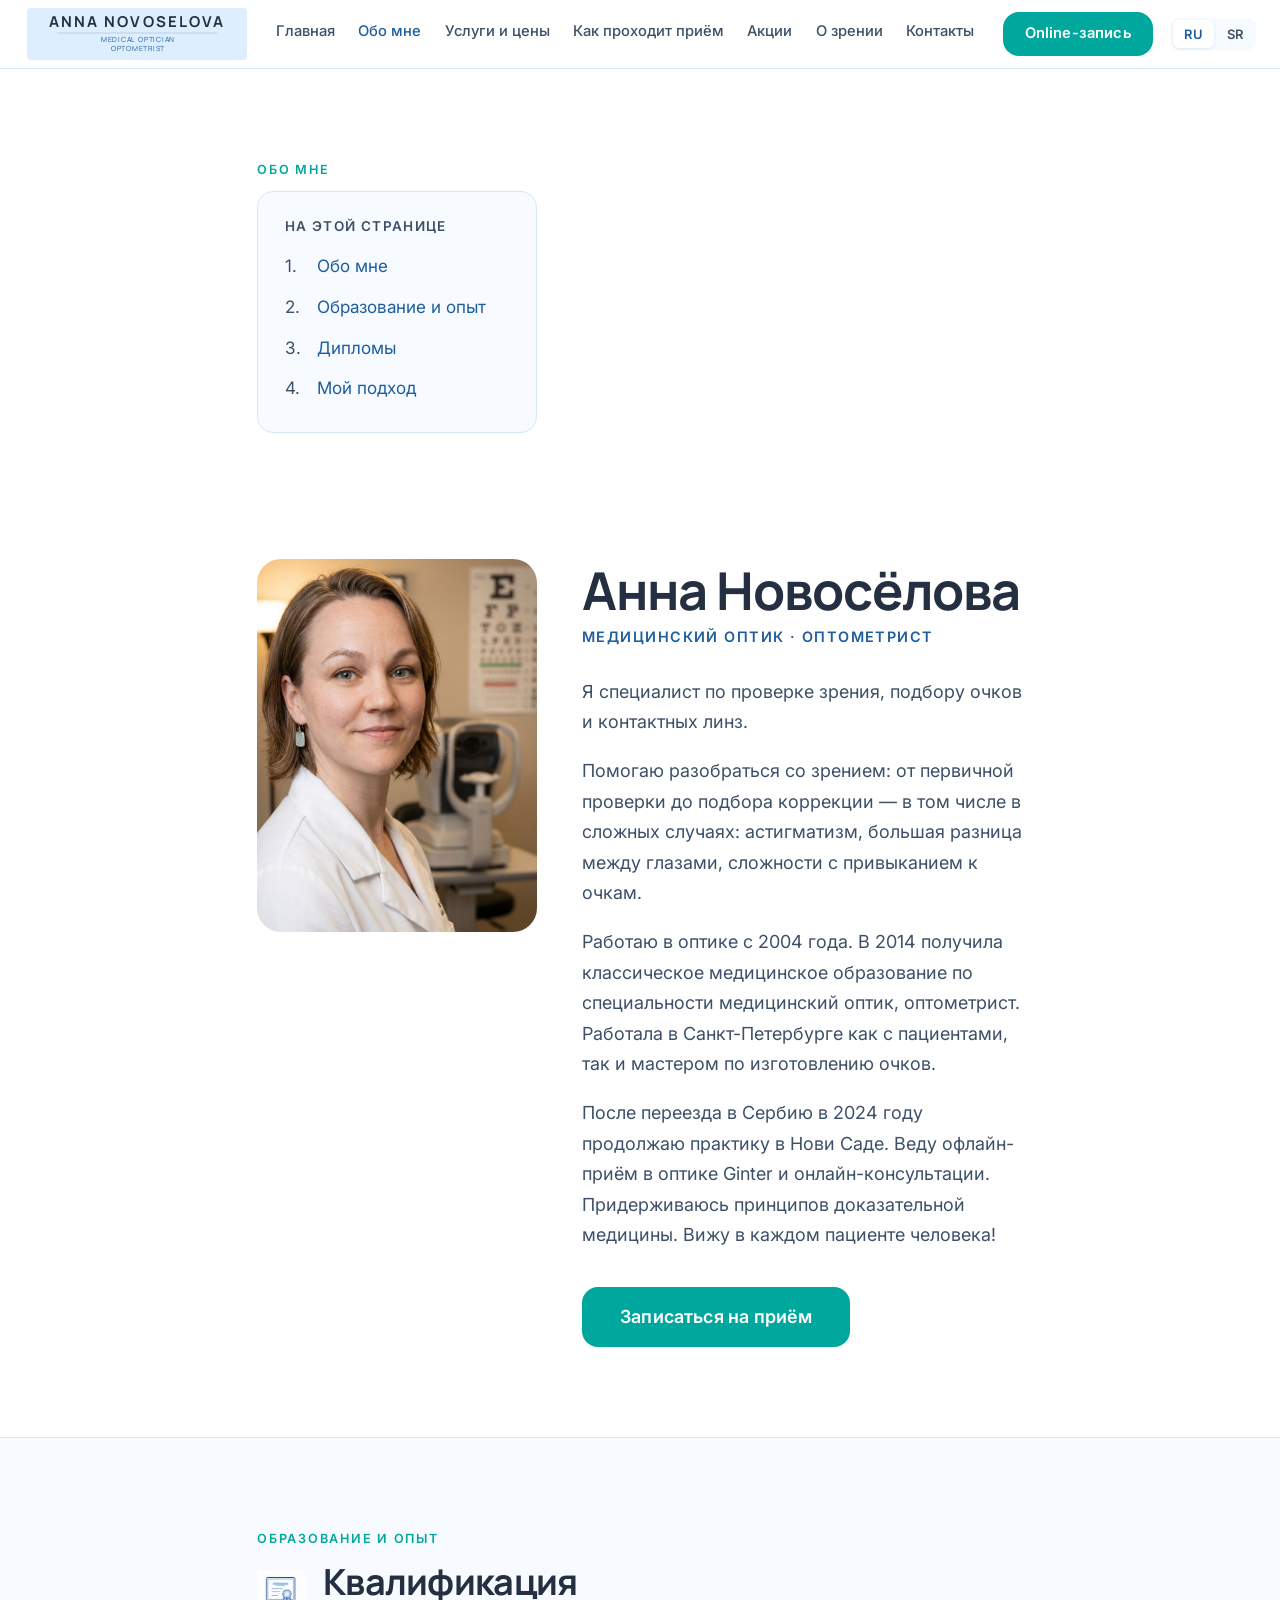
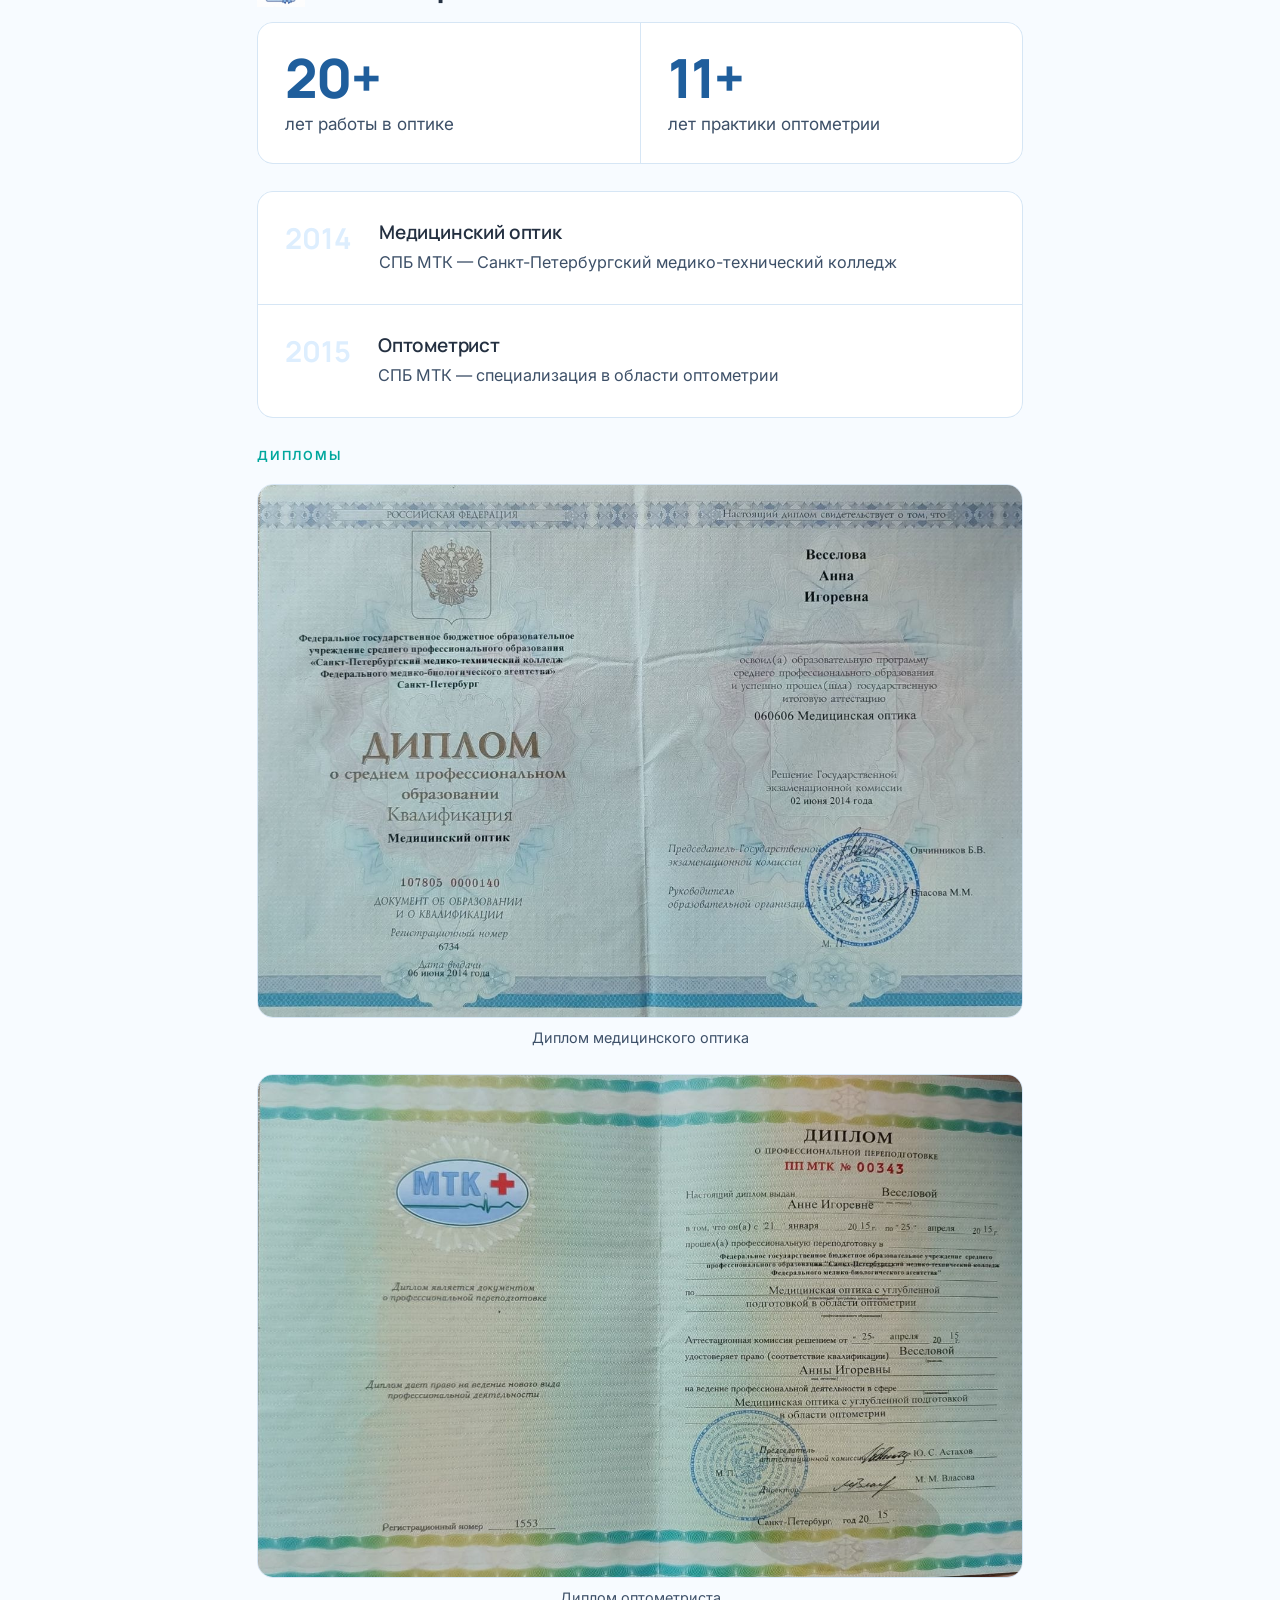
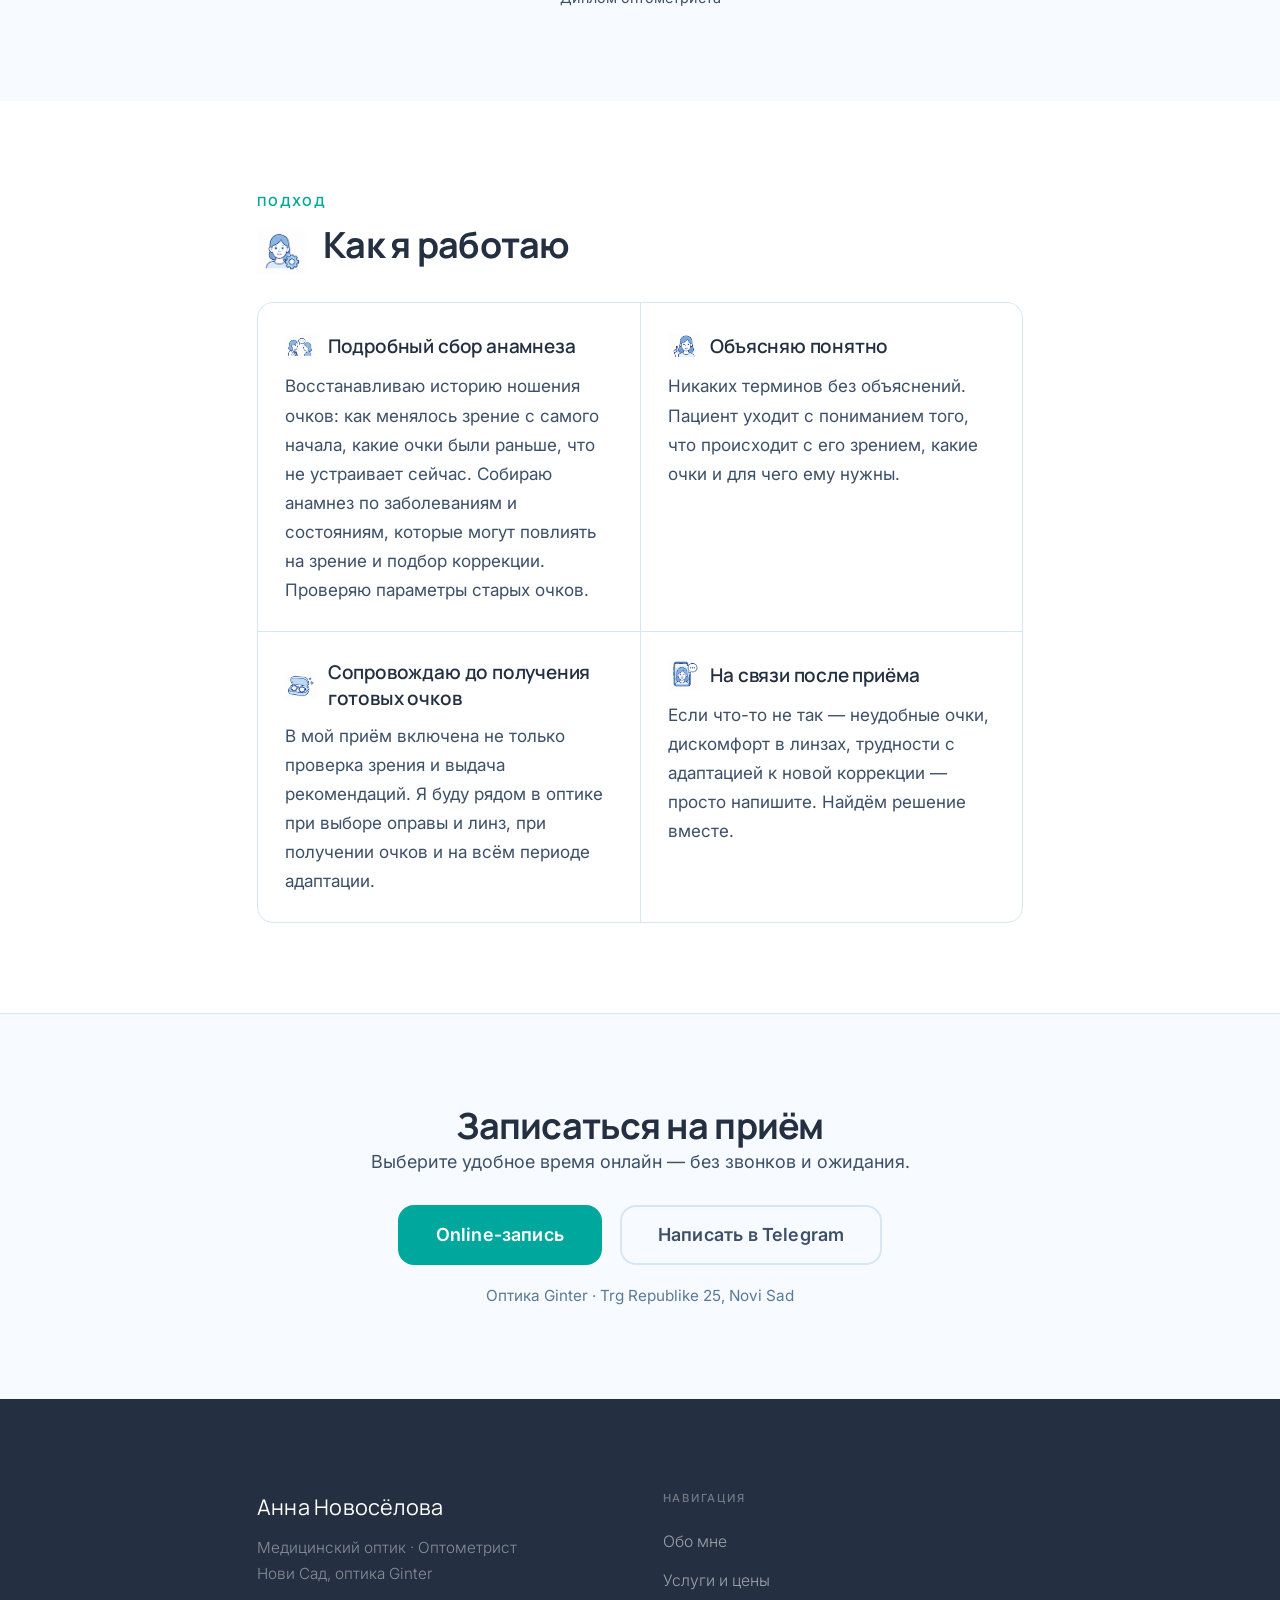
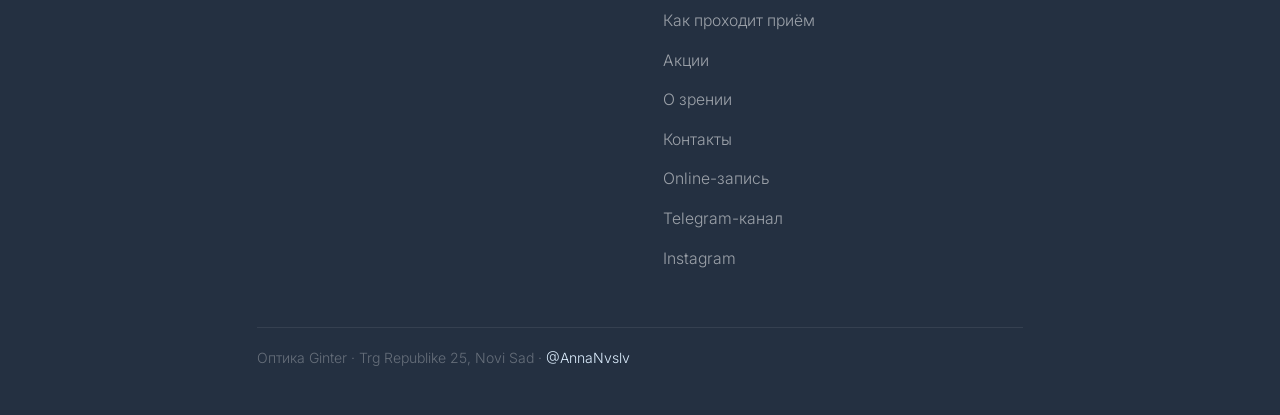
<file: obo-mne.html>
<!DOCTYPE html>
<html lang="ru">
<head>
  <meta charset="UTF-8">
  <meta name="viewport" content="width=device-width, initial-scale=1.0">
  <title data-i18n="about.meta_title">Обо мне — Анна Новосёлова, оптометрист</title>
  <meta name="description" data-i18n-content="about.meta_description" content="Анна Новосёлова — медицинский оптик и оптометрист в Нови Саде. Работаю в оптике с 2004 года, веду приём в оптике Ginter.">
  <link rel="canonical" href="https://annanvslv.github.io/obo-mne.html">
  <meta property="og:type" content="website">
  <meta property="og:locale" content="ru_RU">
  <meta property="og:site_name" content="Анна Новосёлова — медицинский оптик">
  <meta property="og:title" content="Обо мне — Анна Новосёлова, оптометрист">
  <meta property="og:description" content="Анна Новосёлова — медицинский оптик и оптометрист в Нови Саде. Работаю в оптике с 2004 года, веду приём в оптике Ginter.">
  <meta property="og:url" content="https://annanvslv.github.io/obo-mne.html">
  <meta property="og:image" content="https://annanvslv.github.io/photo_2026-05-13_02-29-32.jpg">
  <meta name="twitter:card" content="summary_large_image">
  <meta name="twitter:title" content="Обо мне — Анна Новосёлова, оптометрист">
  <meta name="twitter:description" content="Анна Новосёлова — медицинский оптик и оптометрист в Нови Саде. Работаю в оптике с 2004 года, веду приём в оптике Ginter.">
  <meta name="twitter:image" content="https://annanvslv.github.io/photo_2026-05-13_02-29-32.jpg">
  <script type="application/ld+json">
{
  "@context": "https://schema.org",
  "@type": "Optician",
  "name": "Оптика Ginter — Анна Новосёлова, оптометрист",
  "image": "https://annanvslv.github.io/images/optika-front.jpg",
  "url": "https://annanvslv.github.io/",
  "telephone": "+38121382131",
  "priceRange": "$$",
  "address": {
    "@type": "PostalAddress",
    "streetAddress": "Trg Republike 25",
    "addressLocality": "Novi Sad",
    "addressCountry": "RS"
  },
  "geo": {
    "@type": "GeoCoordinates",
    "latitude": 45.2576813,
    "longitude": 19.8517835
  },
  "openingHoursSpecification": [
    { "@type": "OpeningHoursSpecification", "dayOfWeek": ["Monday","Tuesday","Wednesday","Thursday","Friday"], "opens": "09:00", "closes": "19:00" },
    { "@type": "OpeningHoursSpecification", "dayOfWeek": "Saturday", "opens": "09:00", "closes": "13:00" }
  ],
  "areaServed": ["Novi Sad", "Serbia"],
  "availableLanguage": ["ru", "sr"],
  "employee": {
    "@type": "Person",
    "name": "Анна Новосёлова",
    "jobTitle": "Медицинский оптик и оптометрист"
  }
}
  </script>
  <link rel="preconnect" href="https://fonts.googleapis.com">
  <link rel="preconnect" href="https://fonts.gstatic.com" crossorigin>
  <link rel="stylesheet" href="css/variables.css">
  <link rel="stylesheet" href="css/base.css?v=2">
  <link rel="stylesheet" href="css/nav.css?v=2">
  <link rel="stylesheet" href="css/footer.css?v=2">
  <link rel="stylesheet" href="css/pages/about.css?v=3">
  <style>
    .toc { background: var(--color-bg-section); border: 1px solid var(--color-border); border-radius: var(--radius-md); padding: 1.25rem 1.5rem; margin-bottom: 2rem; display: inline-block; min-width: 280px; max-width: 400px; }
    .toc__title { font-size: 0.75rem; font-weight: 600; letter-spacing: 0.1em; text-transform: uppercase; color: var(--color-text-muted); margin-bottom: 0.75rem; }
    .toc__list { list-style: none; padding: 0; margin: 0; display: flex; flex-direction: column; gap: 0.25rem; counter-reset: toc; }
    .toc__list li { display: flex; gap: 0.5rem; }
    .toc__list li::before { counter-increment: toc; content: counter(toc) "."; font-size: 0.95rem; color: var(--color-text-muted); min-width: 1.25rem; }
    .toc__list li a { font-size: 0.95rem; color: var(--color-accent); text-decoration: none; }
    .toc__list li a:hover { text-decoration: underline; }
  </style>
<!-- Cloudflare Web Analytics --><script defer src="https://static.cloudflareinsights.com/beacon.min.js" data-cf-beacon='{"token": "08d0250450824208b3c99198b0dc224f"}'></script><!-- End Cloudflare Web Analytics -->
<script src="js/track.js?v=1" defer></script>
</head>
<body>

<nav class="nav">
  <div class="container nav__inner">
    <a href="index.html" class="nav__logo-svg" data-i18n-aria-label="nav.logo_aria_std" aria-label="Анна Новосёлова — медицинский оптик и оптометрист">
      <svg width="220" height="52" viewBox="0 0 220 52" xmlns="http://www.w3.org/2000/svg">
        <rect x="0" y="0" width="220" height="52" rx="4" fill="#DDEEFE"/>
        <text class="logo-name" x="110" y="19" text-anchor="middle">ANNA NOVOSELOVA</text>
        <line x1="30" y1="25" x2="190" y2="25" stroke="#1F5E9C" stroke-width="0.6" stroke-opacity="0.35"/>
        <text class="logo-sub" x="111" y="34" text-anchor="middle" style="font-size:7px;letter-spacing:0.11em">MEDICAL OPTICIAN</text>
        <text class="logo-sub" x="111" y="43" text-anchor="middle" style="font-size:7px;letter-spacing:0.11em">OPTOMETRIST</text>
      </svg>
    </a>
    <ul class="nav__links">
      <li><a href="index.html" data-i18n="nav.home">Главная</a></li>
      <li><a href="obo-mne.html" class="active" data-i18n="nav.about">Обо мне</a></li>
      <li><a href="uslugi.html" data-i18n="nav.services">Услуги и цены</a></li>
      <li><a href="priem.html" data-i18n="nav.appointment">Как проходит приём</a></li>
      <li><a href="akcii.html" data-i18n="nav.promo">Акции</a></li>
      <li><a href="o-zrenii.html" data-i18n="nav.vision">О зрении</a></li>
      <li><a href="kontakty.html" data-i18n="nav.contacts">Контакты</a></li>
    </ul>
    <a href="https://annanvslv.github.io/anna-novoselova-bot/booking.html" class="btn nav__cta" target="_blank" data-i18n="nav.booking_cta">Online-запись</a>
    <div class="lang-switch" role="group" aria-label="Language / Jezik">
      <button type="button" class="lang-switch__btn" data-lang="ru">RU</button>
      <button type="button" class="lang-switch__btn" data-lang="sr">SR</button>
    </div>
    <button class="nav__burger" data-i18n-aria-label="nav.burger_aria" aria-label="Меню"><span></span><span></span><span></span></button>
  </div>
</nav>

<!-- TOC вверху страницы -->
<section class="section section--white" style="padding-bottom:0">
  <div class="container">
    <p class="section-label" data-i18n="nav.about">Обо мне</p>
    <nav class="toc" data-i18n-aria-label="common.toc_aria" aria-label="Оглавление">
      <div class="toc__title" data-i18n="common.toc_title">На этой странице</div>
      <ul class="toc__list">
        <li><a href="#obo-mne" data-i18n="nav.about">Обо мне</a></li>
        <li><a href="#obrazovanie" data-i18n="about.toc_edu">Образование и опыт</a></li>
        <li><a href="#diplomy" data-i18n="about.toc_diplomas">Дипломы</a></li>
        <li><a href="#podxod" data-i18n="about.toc_approach">Мой подход</a></li>
      </ul>
    </nav>
  </div>
</section>

<!-- HERO -->
<section class="about-hero" id="obo-mne">
  <div class="container">
    <div class="about-hero__inner">
      <div class="about-hero__photo">
        <img src="photo_2026-05-13_02-29-32.jpg" alt="Анна Новосёлова, оптометрист" />
      </div>
      <div class="about-hero__content">
        <h1 data-i18n="about.hero_name">Анна Новосёлова</h1>
        <p class="about-hero__role" data-i18n="about.hero_role">Медицинский оптик · Оптометрист</p>
        <p data-i18n="about.hero_p1">Я специалист по проверке зрения, подбору очков и контактных линз.</p>
        <p data-i18n="about.hero_p2">Помогаю разобраться со зрением: от первичной проверки до подбора коррекции — в том числе в сложных случаях: астигматизм, большая разница между глазами, сложности с привыканием к очкам.</p>
        <p data-i18n="about.hero_p3">Работаю в оптике с 2004 года. В 2014 получила классическое медицинское образование по специальности медицинский оптик, оптометрист. Работала в Санкт-Петербурге как с пациентами, так и мастером по изготовлению очков.</p>
        <p data-i18n="about.hero_p4">После переезда в Сербию в 2024 году продолжаю практику в Нови Саде. Веду офлайн-приём в оптике Ginter и онлайн-консультации. Придерживаюсь принципов доказательной медицины. Вижу в каждом пациенте человека!</p>
        <a href="https://annanvslv.github.io/anna-novoselova-bot/booking.html" class="btn" target="_blank" data-i18n="about.hero_cta">Записаться на приём</a>
      </div>
    </div>
  </div>
</section>

<!-- КВАЛИФИКАЦИЯ -->
<section class="section section--gray" id="obrazovanie">
  <div class="container">
    <p class="section-label" data-i18n="about.toc_edu">Образование и опыт</p>
    <div style="display:flex;align-items:flex-start;gap:1rem;margin-bottom:0.5rem">
      <img src="images/diploma.png" alt="" aria-hidden="true" style="width:48px;height:48px;object-fit:contain;flex-shrink:0;margin-top:0.25rem">
      <h2 class="section-title" style="margin-bottom:0" data-i18n="about.qualif_title">Квалификация</h2>
    </div>
    <div class="about-facts">
      <div class="about-fact"><div class="about-fact__num">20+</div><div class="about-fact__text" data-i18n="about.fact1_text">лет работы в оптике</div></div>
      <div class="about-fact"><div class="about-fact__num">11+</div><div class="about-fact__text" data-i18n="about.fact2_text">лет практики оптометрии</div></div>
    </div>
    <div class="about-edu">
      <div class="about-edu__item">
        <div class="about-edu__year">2014</div>
        <div><h4 data-i18n="about.edu1_title">Медицинский оптик</h4><p data-i18n="about.edu1_desc">СПБ МТК — Санкт-Петербургский медико-технический колледж</p></div>
      </div>
      <div class="about-edu__item">
        <div class="about-edu__year">2015</div>
        <div><h4 data-i18n="about.edu2_title">Оптометрист</h4><p data-i18n="about.edu2_desc">СПБ МТК — специализация в области оптометрии</p></div>
      </div>
    </div>
    <div class="about-docs" id="diplomy">
      <p class="section-label" style="margin-bottom:1rem" data-i18n="about.toc_diplomas">Дипломы</p>
      <div class="about-docs__grid">
        <div class="about-docs__item">
          <img src="images/diplom-optik.jpg" data-i18n-alt="about.doc1_alt" alt="Диплом медицинского оптика" class="about-docs__img">
          <div class="about-docs__caption" data-i18n="about.doc1_alt">Диплом медицинского оптика</div>
        </div>
        <div class="about-docs__item">
          <img src="images/diplom-optometrist.jpg" data-i18n-alt="about.doc2_alt" alt="Диплом оптометриста" class="about-docs__img">
          <div class="about-docs__caption" data-i18n="about.doc2_alt">Диплом оптометриста</div>
        </div>
      </div>
    </div>
  </div>
</section>

<!-- КАК Я РАБОТАЮ -->
<section class="section section--white" id="podxod">
  <div class="container">
    <p class="section-label" data-i18n="about.approach_label">Подход</p>
    <div style="display:flex;align-items:flex-start;gap:1rem;margin-bottom:1.5rem">
      <img src="images/kak_ja_rabotaju.png" alt="" aria-hidden="true" style="width:48px;height:48px;object-fit:contain;flex-shrink:0;margin-top:0.25rem">
      <h2 class="section-title" style="margin:0" data-i18n="about.approach_title">Как я работаю</h2>
    </div>
    <div class="about-approach__grid">
      <div class="about-approach__item">
        <div style="display:flex;align-items:center;gap:0.6rem;margin-bottom:0.5rem">
          <img src="images/anamnez.png" alt="" aria-hidden="true" style="width:32px;height:32px;object-fit:contain;flex-shrink:0">
          <h4 style="margin:0" data-i18n="about.appr1_title">Подробный сбор анамнеза</h4>
        </div>
        <p data-i18n="about.appr1_text">Восстанавливаю историю ношения очков: как менялось зрение с самого начала, какие очки были раньше, что не устраивает сейчас. Собираю анамнез по заболеваниям и состояниям, которые могут повлиять на зрение и подбор коррекции. Проверяю параметры старых очков.</p>
      </div>
      <div class="about-approach__item">
        <div style="display:flex;align-items:center;gap:0.6rem;margin-bottom:0.5rem">
          <img src="images/objasnjaju_podrobno.png" alt="" aria-hidden="true" style="width:32px;height:32px;object-fit:contain;flex-shrink:0">
          <h4 style="margin:0" data-i18n="about.appr2_title">Объясняю понятно</h4>
        </div>
        <p data-i18n="about.appr2_text">Никаких терминов без объяснений. Пациент уходит с пониманием того, что происходит с его зрением, какие очки и для чего ему нужны.</p>
      </div>
      <div class="about-approach__item">
        <div style="display:flex;align-items:center;gap:0.6rem;margin-bottom:0.5rem">
          <img src="images/soprovozdaju_do_polucenija_ockov.png" alt="" aria-hidden="true" style="width:32px;height:32px;object-fit:contain;flex-shrink:0">
          <h4 style="margin:0" data-i18n="about.appr3_title">Сопровождаю до получения готовых очков</h4>
        </div>
        <p data-i18n="about.appr3_text">В мой приём включена не только проверка зрения и выдача рекомендаций. Я буду рядом в оптике при выборе оправы и линз, при получении очков и на всём периоде адаптации.</p>
      </div>
      <div class="about-approach__item">
        <div style="display:flex;align-items:center;gap:0.6rem;margin-bottom:0.5rem">
          <img src="images/na_svjazi_posle_prijoma.png" alt="" aria-hidden="true" style="width:32px;height:32px;object-fit:contain;flex-shrink:0">
          <h4 style="margin:0" data-i18n="about.appr4_title">На связи после приёма</h4>
        </div>
        <p data-i18n="about.appr4_text">Если что-то не так — неудобные очки, дискомфорт в линзах, трудности с адаптацией к новой коррекции — просто напишите. Найдём решение вместе.</p>
      </div>
    </div>
  </div>
</section>

<section class="section cta-section">
  <div class="container cta-section__inner">
    <h2 data-i18n="cta.book_title">Записаться на приём</h2>
    <p data-i18n="cta.book_sub_default">Выберите удобное время онлайн — без звонков и ожидания.</p>
    <div style="display:flex;gap:1rem;flex-wrap:wrap;justify-content:center;margin-top:1.5rem">
      <a href="https://annanvslv.github.io/anna-novoselova-bot/booking.html" class="btn" target="_blank" data-i18n="nav.booking_cta">Online-запись</a>
      <a href="https://t.me/AnnaNvslv" class="btn btn--outline" target="_blank" data-i18n="btn.telegram_write">Написать в Telegram</a>
    </div>
    <p style="margin-top:1rem;font-size:0.85rem;color:var(--color-text-light)">Оптика Ginter · Trg Republike 25, Novi Sad</p>
  </div>
</section>

<footer class="footer">
  <div class="container">
    <div class="footer__grid">
      <div>
        <div class="footer__logo" data-i18n="footer.logo">Анна Новосёлова</div>
        <p class="footer__tagline" data-i18n="footer.tagline_about_promo">Медицинский оптик · Оптометрист<br>Нови Сад, оптика Ginter</p>
      </div>
      <div>
        <p class="footer__heading" data-i18n="footer.heading">Навигация</p>
        <ul class="footer__links">
          <li><a href="obo-mne.html" data-i18n="nav.about">Обо мне</a></li>
          <li><a href="uslugi.html" data-i18n="nav.services">Услуги и цены</a></li>
          <li><a href="priem.html" data-i18n="nav.appointment">Как проходит приём</a></li>
          <li><a href="akcii.html" data-i18n="nav.promo">Акции</a></li>
          <li><a href="o-zrenii.html" data-i18n="nav.vision">О зрении</a></li>
          <li><a href="kontakty.html" data-i18n="nav.contacts">Контакты</a></li>
          <li><a href="https://annanvslv.github.io/anna-novoselova-bot/booking.html" target="_blank" data-i18n="nav.booking_cta">Online-запись</a></li>
          <li><a href="https://t.me/optometrist_anna_ns" target="_blank" data-i18n="footer.telegram_channel">Telegram-канал</a></li>
          <li><a href="https://instagram.com/optika_ginter" target="_blank" data-i18n="footer.instagram">Instagram</a></li>
        </ul>
      </div>
    </div>
    <div class="footer__bottom">Оптика Ginter · Trg Republike 25, Novi Sad · <a href="https://t.me/AnnaNvslv" style="color:var(--color-accent-light)">@AnnaNvslv</a></div>
  </div>
</footer>
<script src="js/i18n.js?v=4"></script>
<script src="js/nav.js"></script>
</body>
</html>
</file>
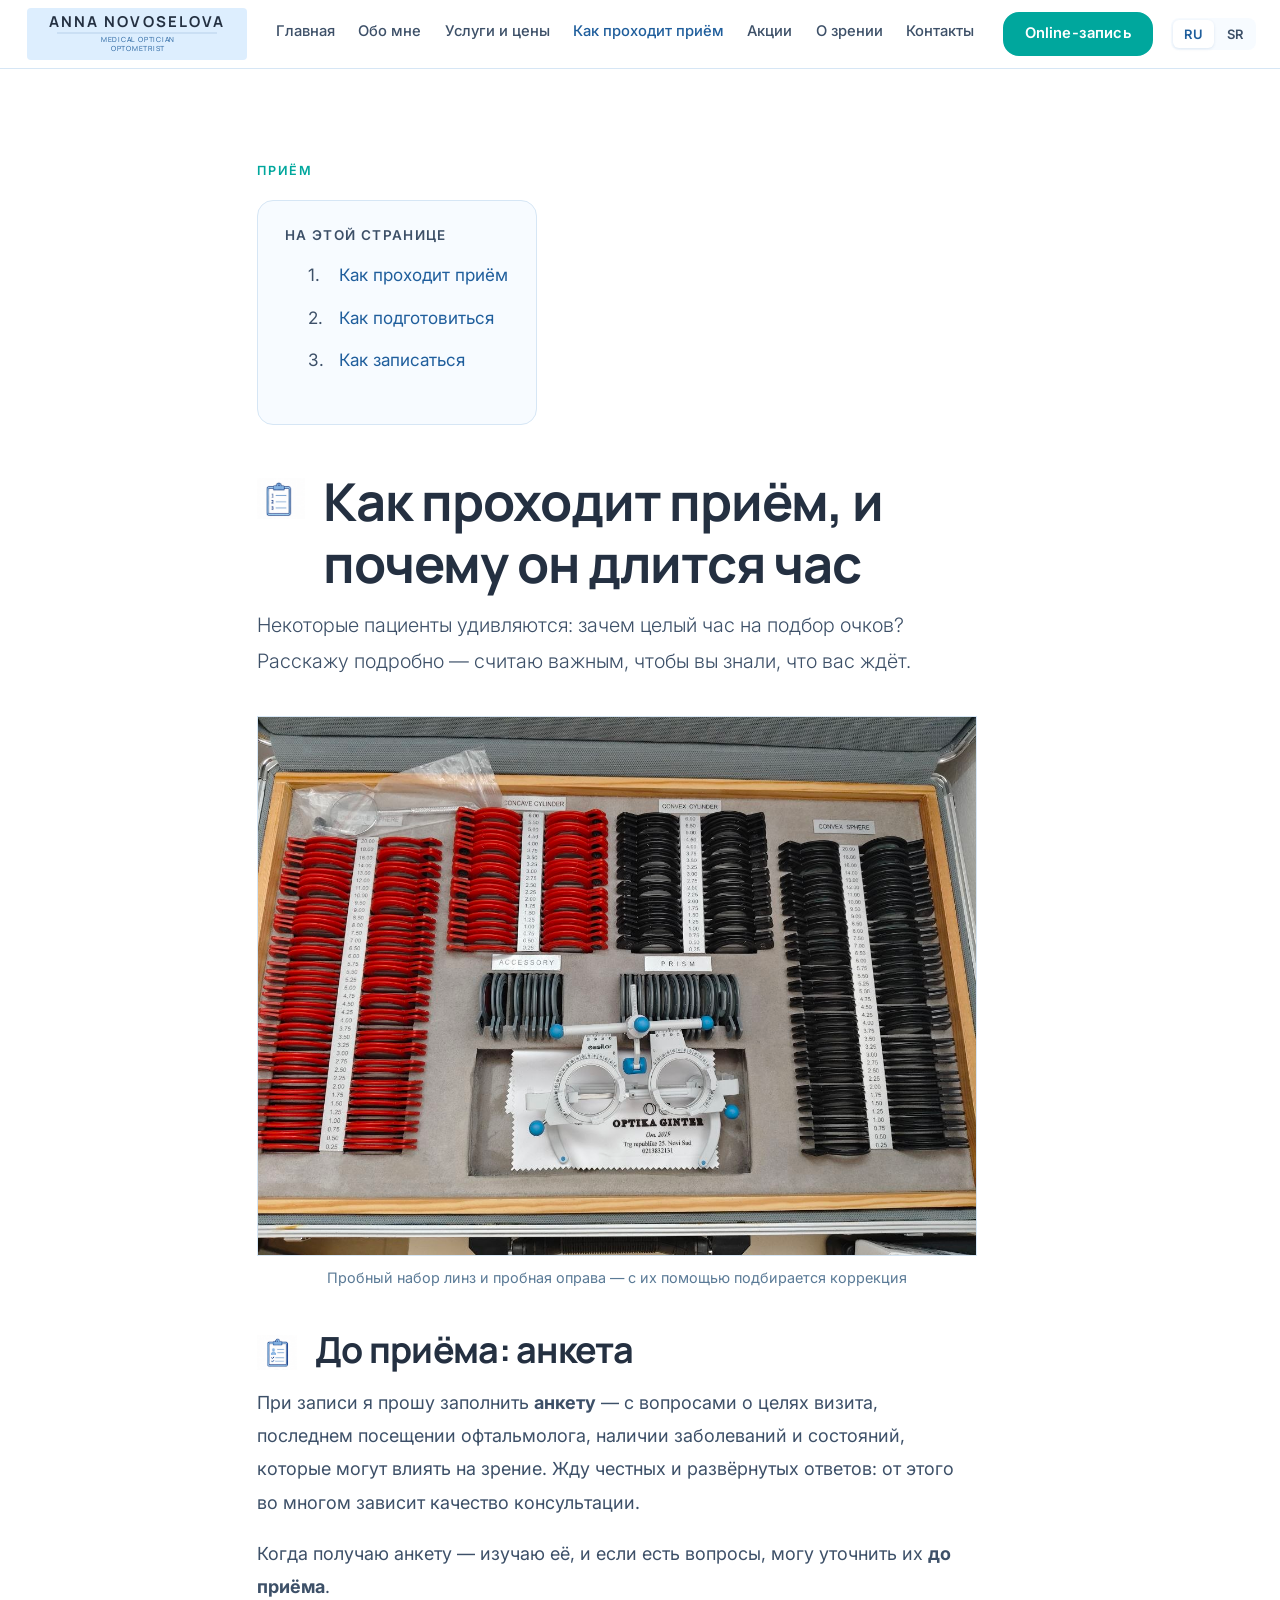
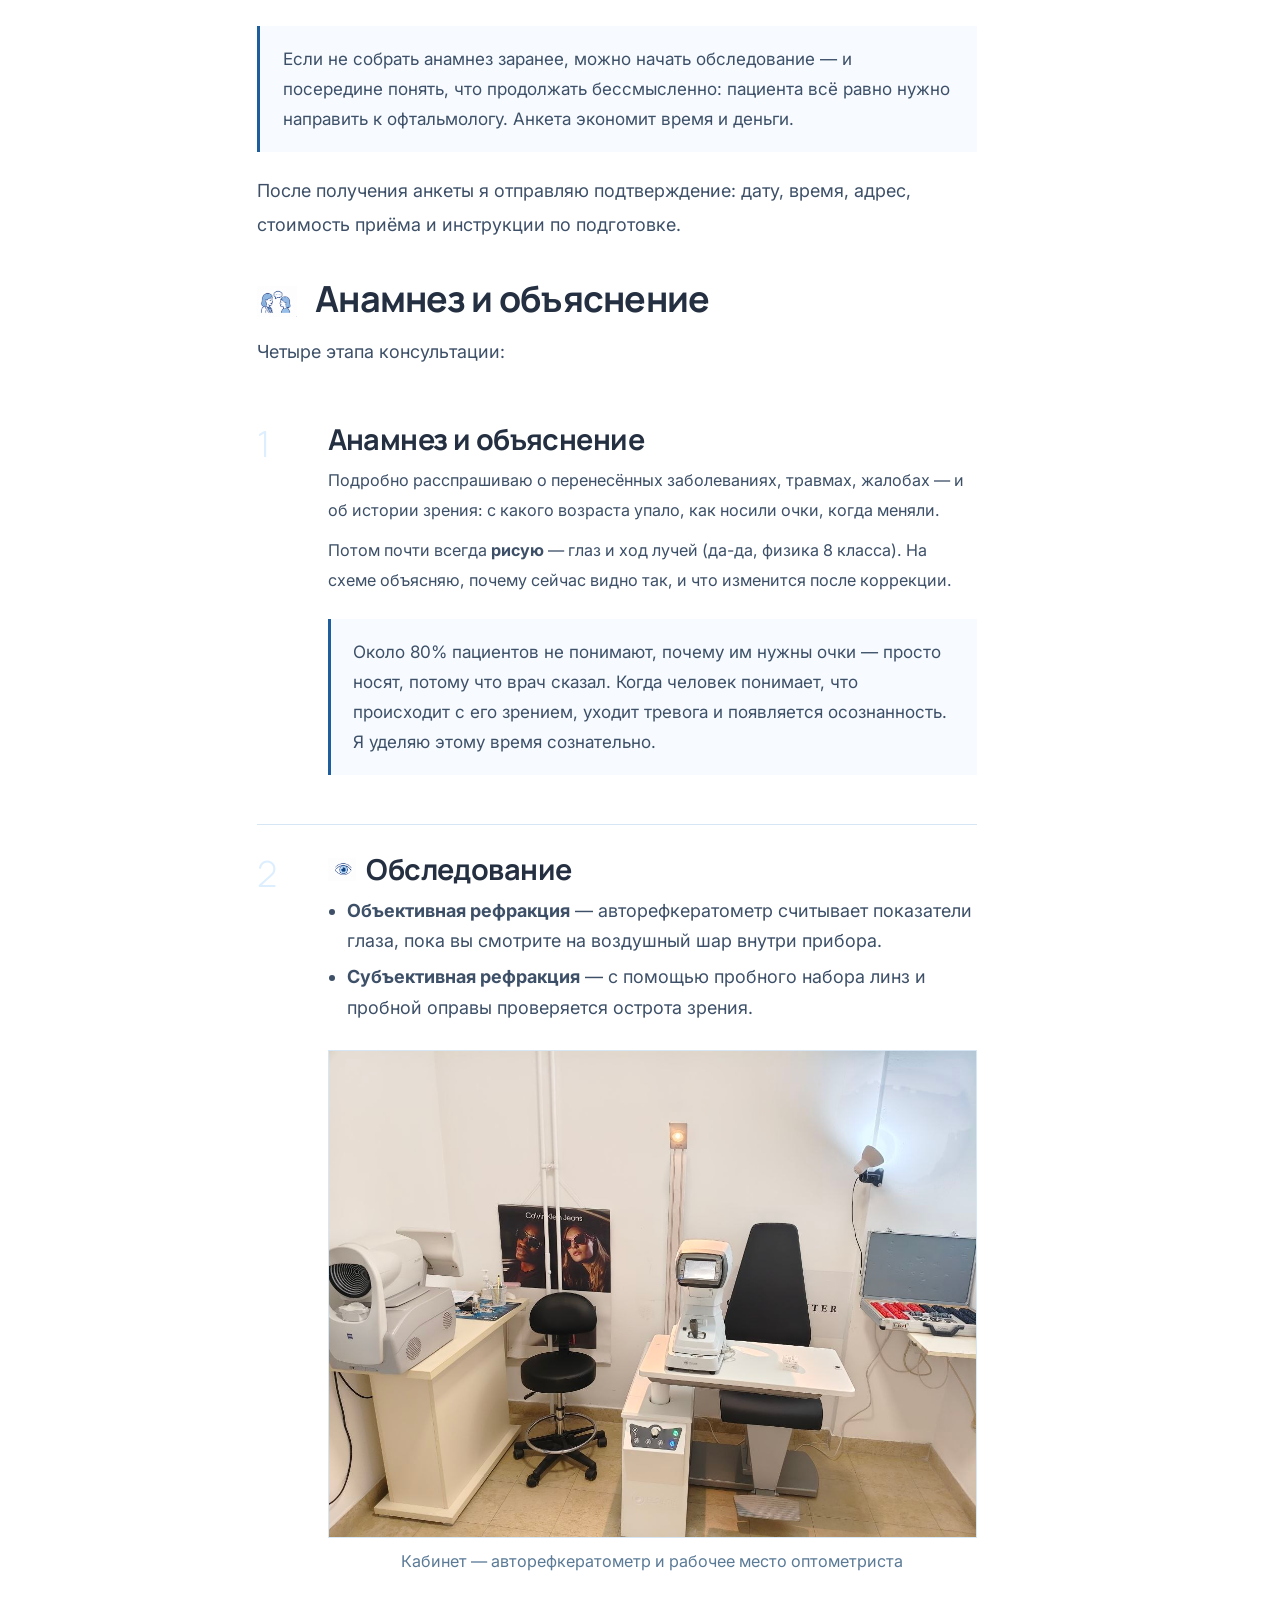
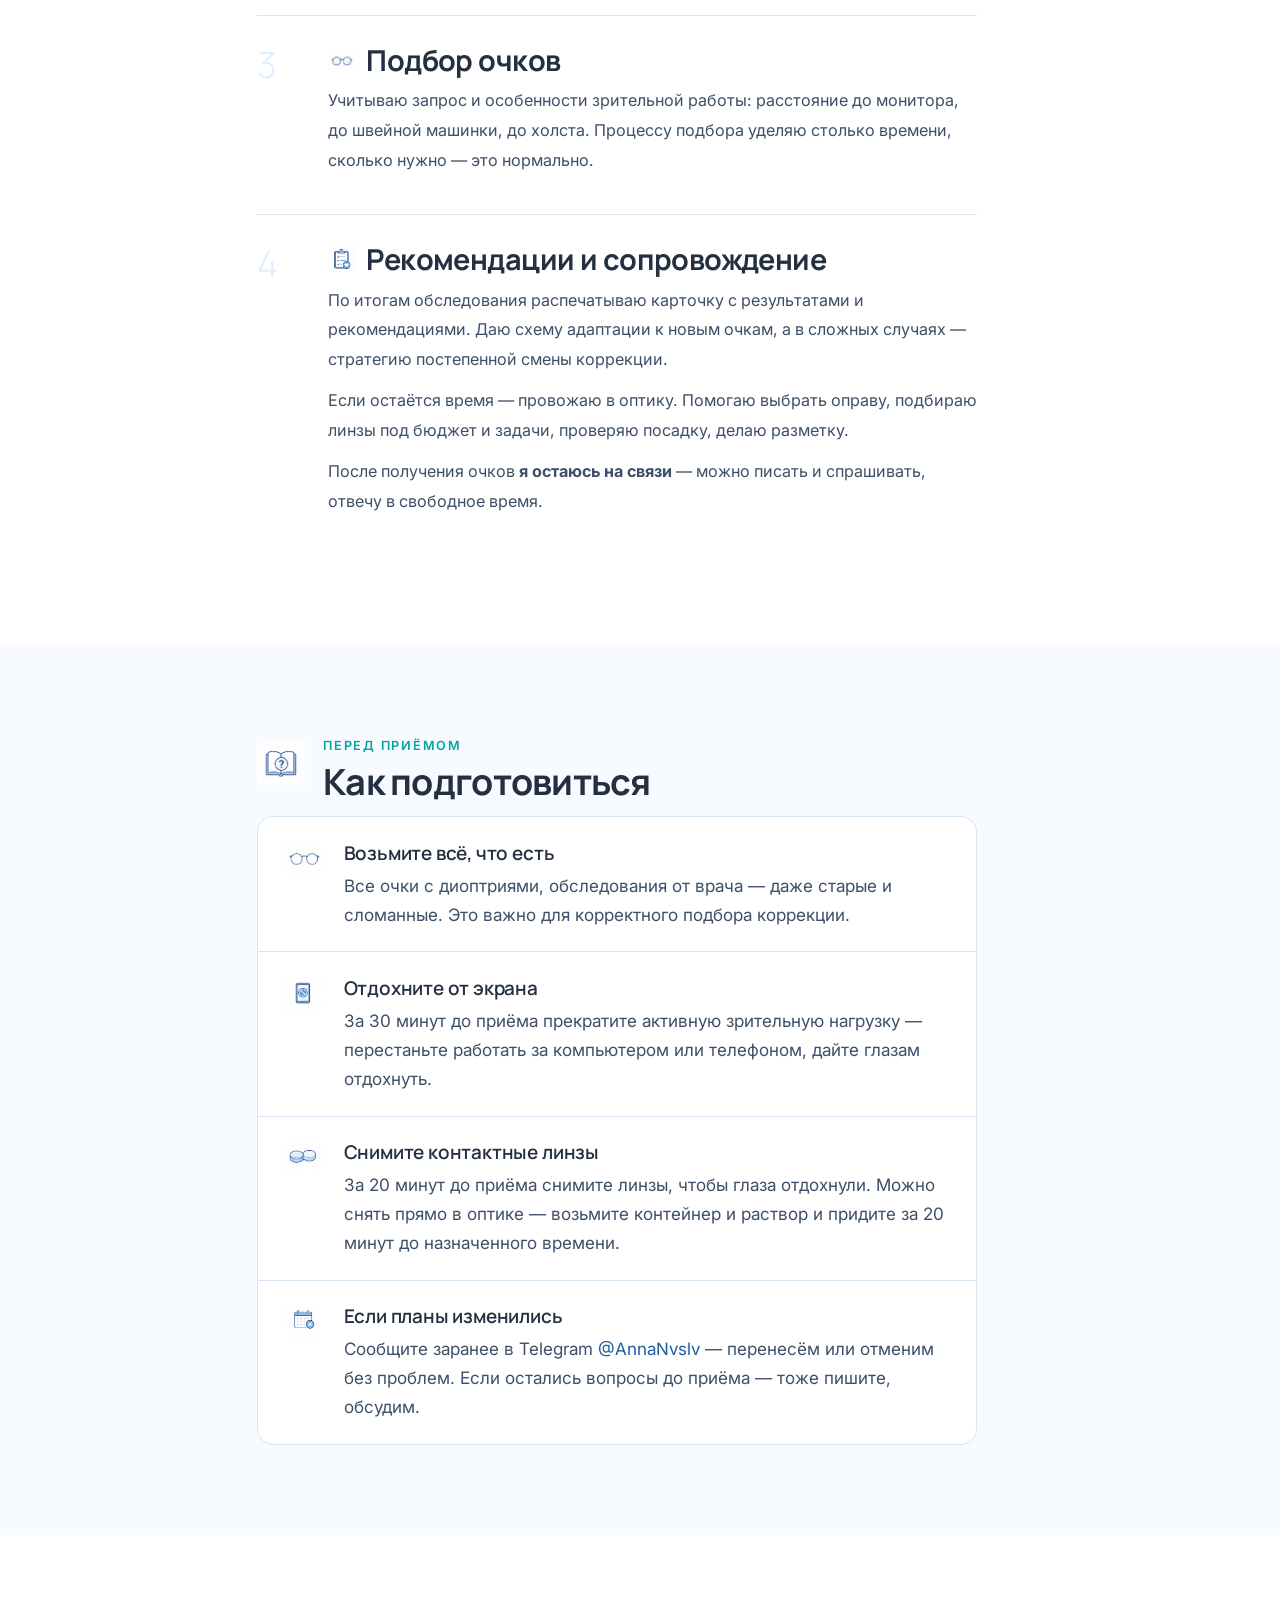
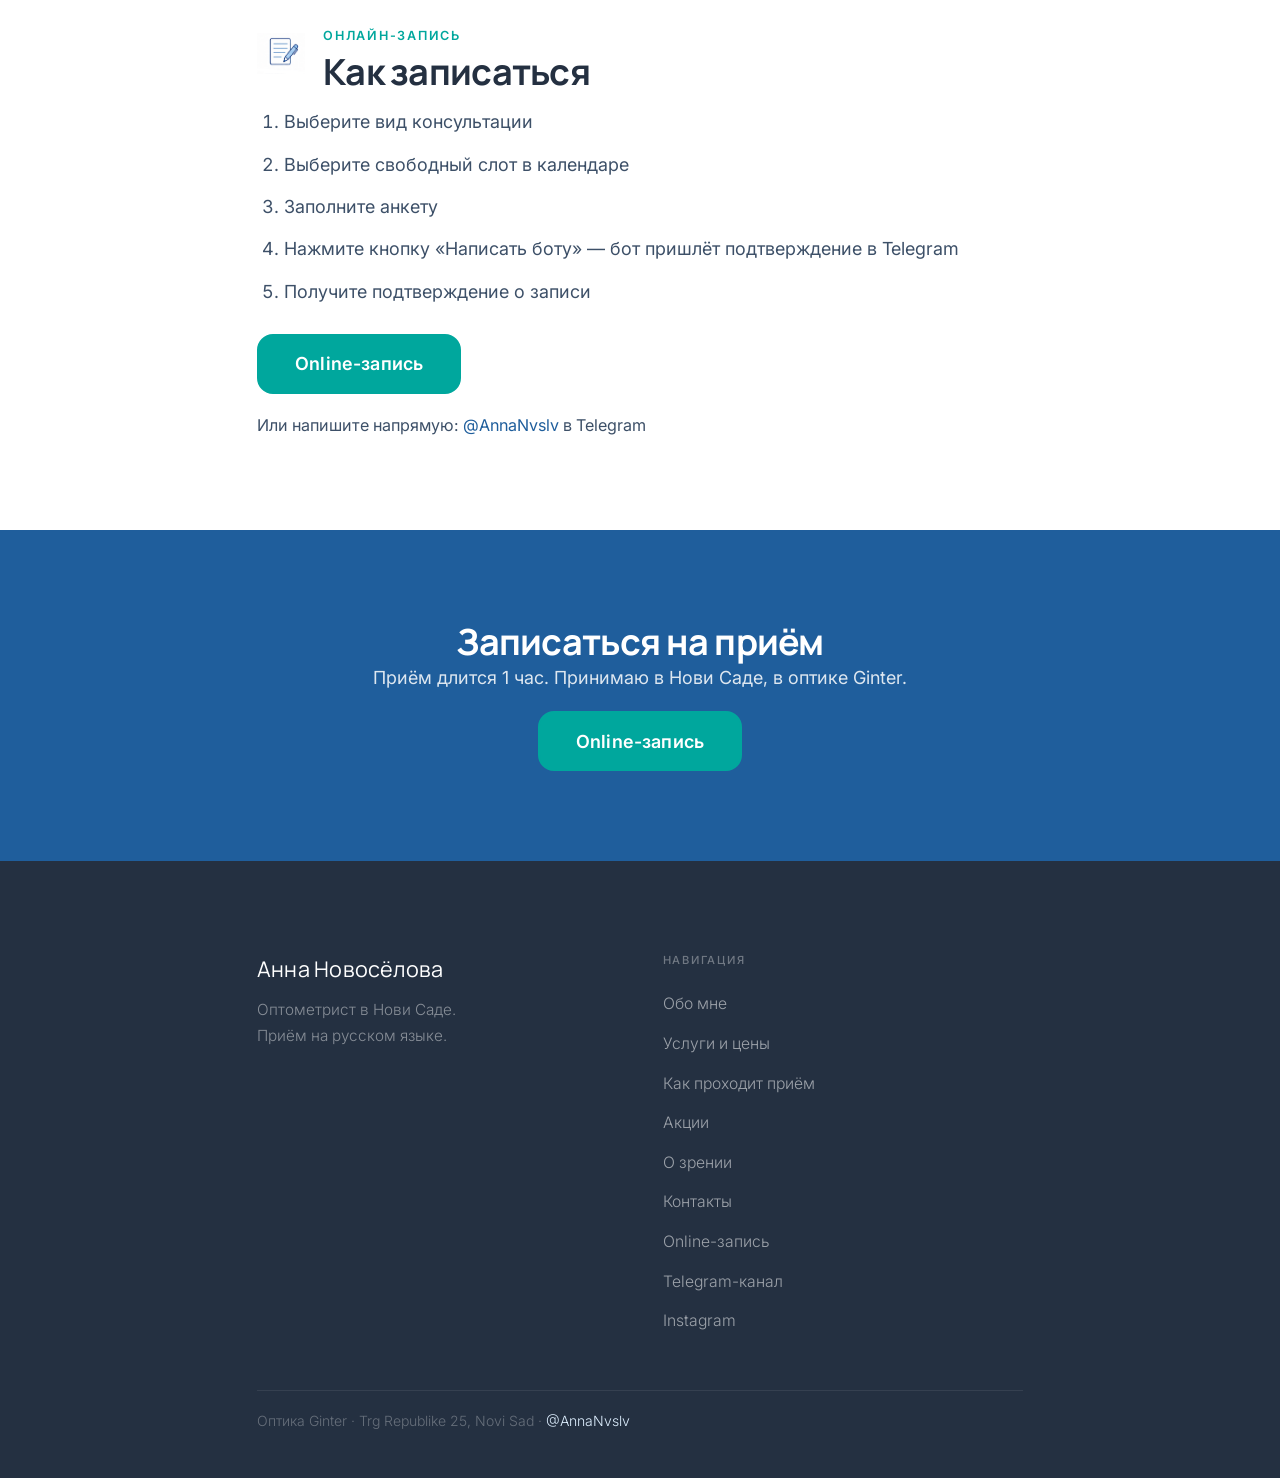
<file: priem.html>
<!DOCTYPE html>
<html lang="ru">
<head>
  <meta charset="UTF-8">
  <meta name="viewport" content="width=device-width, initial-scale=1.0">
  <title data-i18n="appointment.meta_title">Как проходит приём — Анна Новосёлова</title>
  <meta name="description" data-i18n-content="appointment.meta_description" content="Подробно о приёме оптометриста в Нови Саде. Анна Новосёлова, оптика Ginter.">
  <link rel="canonical" href="https://annanvslv.github.io/priem.html">
  <meta property="og:type" content="website">
  <meta property="og:locale" content="ru_RU">
  <meta property="og:site_name" content="Анна Новосёлова — медицинский оптик">
  <meta property="og:title" content="Как проходит приём — Анна Новосёлова">
  <meta property="og:description" content="Подробно о приёме оптометриста в Нови Саде. Анна Новосёлова, оптика Ginter.">
  <meta property="og:url" content="https://annanvslv.github.io/priem.html">
  <meta property="og:image" content="https://annanvslv.github.io/images/optika-hall.jpg">
  <meta name="twitter:card" content="summary_large_image">
  <meta name="twitter:title" content="Как проходит приём — Анна Новосёлова">
  <meta name="twitter:description" content="Подробно о приёме оптометриста в Нови Саде. Анна Новосёлова, оптика Ginter.">
  <meta name="twitter:image" content="https://annanvslv.github.io/images/optika-hall.jpg">
  <script type="application/ld+json">
{
  "@context": "https://schema.org",
  "@type": "Optician",
  "name": "Оптика Ginter — Анна Новосёлова, оптометрист",
  "image": "https://annanvslv.github.io/images/optika-front.jpg",
  "url": "https://annanvslv.github.io/",
  "telephone": "+38121382131",
  "priceRange": "$$",
  "address": {
    "@type": "PostalAddress",
    "streetAddress": "Trg Republike 25",
    "addressLocality": "Novi Sad",
    "addressCountry": "RS"
  },
  "geo": {
    "@type": "GeoCoordinates",
    "latitude": 45.2576813,
    "longitude": 19.8517835
  },
  "openingHoursSpecification": [
    { "@type": "OpeningHoursSpecification", "dayOfWeek": ["Monday","Tuesday","Wednesday","Thursday","Friday"], "opens": "09:00", "closes": "19:00" },
    { "@type": "OpeningHoursSpecification", "dayOfWeek": "Saturday", "opens": "09:00", "closes": "13:00" }
  ],
  "areaServed": ["Novi Sad", "Serbia"],
  "availableLanguage": ["ru", "sr"],
  "employee": {
    "@type": "Person",
    "name": "Анна Новосёлова",
    "jobTitle": "Медицинский оптик и оптометрист"
  }
}
  </script>
  <link rel="preconnect" href="https://fonts.googleapis.com">
  <link rel="preconnect" href="https://fonts.gstatic.com" crossorigin>
  <link rel="stylesheet" href="css/variables.css">
  <link rel="stylesheet" href="css/base.css?v=2">
  <link rel="stylesheet" href="css/nav.css?v=2">
  <link rel="stylesheet" href="css/footer.css?v=2">
  <link rel="stylesheet" href="css/pages/home.css?v=3">
  <style>
    .priem-article { max-width: 720px; }
    .priem-article .lead { font-size: 1.1rem; color: var(--color-text-muted); line-height: 1.8; margin-bottom: 2rem; font-weight: 300; }
    .priem-article p { line-height: 1.85; margin-bottom: 1rem; }
    .priem-article ul { padding-left: 1.25rem; margin-bottom: 1rem; }
    .priem-article ul li { line-height: 1.8; margin-bottom: 0.4rem; }
    .priem-article .insight { background: var(--color-bg-section); border-left: 3px solid var(--color-accent); padding: 1rem 1.25rem; margin: 1.25rem 0; font-size: 0.95rem; line-height: 1.75; color: var(--color-text-muted); }
    .priem-photo { width: 100%; height: auto; display: block; margin: 1.5rem 0 0.5rem; border: 1px solid var(--color-border); }
    .priem-photo-caption { font-size: 0.8rem; color: var(--color-text-light); margin-bottom: 2rem; text-align: center; }
    .steps-list { display: flex; flex-direction: column; margin-top: 1.5rem; }
    .step-item { display: flex; gap: 1.25rem; padding: 1.5rem 0; border-bottom: 1px solid var(--color-border); }
    .step-item:last-child { border-bottom: none; }
    .step-item__num { font-family: var(--font-heading); font-size: 2rem; font-weight: 300; color: var(--color-accent-light); min-width: 48px; line-height: 1; padding-top: 4px; letter-spacing: -0.02em; }
    .step-item__body h3 { font-size: clamp(1.3rem, 2.5vw, 1.6rem); margin-bottom: 0.5rem; }
    .step-item__body p { font-size: 0.9rem; margin-bottom: 0.6rem; }
    .step-item__body ul { font-size: 0.9rem; padding-left: 1.1rem; margin-bottom: 0.5rem; }
    .step-item__body ul li { margin-bottom: 0.3rem; line-height: 1.7; }
    .podgotovka-list { display: flex; flex-direction: column; gap: 1px; background: var(--color-border); border: 1px solid var(--color-border); border-radius: var(--radius-md); overflow: hidden; }
    .podgotovka-item { display: flex; gap: 1.25rem; align-items: flex-start; background: var(--color-bg-white); padding: 1.25rem 1.5rem; }
    .podgotovka-item__img { width: 36px; height: 36px; object-fit: contain; flex-shrink: 0; padding-top: 2px; }
    .podgotovka-item h4 { font-family: var(--font-heading); font-size: 1.05rem; font-weight: 600; color: var(--color-text); margin-bottom: 0.25rem; }
    .podgotovka-item p { font-size: 0.95rem; margin: 0; }
    .toc { background: var(--color-bg-section); border: 1px solid var(--color-border); border-radius: var(--radius-md); padding: 1.25rem 1.5rem; margin-bottom: 2.5rem; display: inline-block; min-width: 280px; }
    .toc__title { font-size: 0.75rem; font-weight: 600; letter-spacing: 0.1em; text-transform: uppercase; color: var(--color-text-muted); margin-bottom: 0.75rem; }
    .toc__list { list-style: none; padding: 0; margin: 0; display: flex; flex-direction: column; gap: 0.25rem; counter-reset: toc; }
    .toc__list li { display: flex; gap: 0.5rem; }
    .toc__list li::before { counter-increment: toc; content: counter(toc) "."; font-size: 0.95rem; color: var(--color-text-muted); min-width: 1.25rem; }
    .toc__list li a { font-size: 0.95rem; color: var(--color-accent); text-decoration: none; }
    .toc__list li a:hover { text-decoration: underline; }
    .zapis-steps { padding-left: 1.25rem; }
    .zapis-steps li { margin-bottom: 0.6rem; line-height: 1.75; font-size: 1rem; }
    .section-icon-heading { display: flex; align-items: flex-start; gap: 1rem; margin-bottom: 0.75rem; }
    .section-icon-heading img { width: 48px; height: 48px; object-fit: contain; flex-shrink: 0; margin-top: 0.25rem; }
    @media (max-width: 600px) { .step-item { gap: 0.9rem; } .step-item__num { font-size: 1.5rem; min-width: 36px; } }
  </style>
<!-- Cloudflare Web Analytics --><script defer src="https://static.cloudflareinsights.com/beacon.min.js" data-cf-beacon='{"token": "08d0250450824208b3c99198b0dc224f"}'></script><!-- End Cloudflare Web Analytics -->
<script src="js/track.js?v=1" defer></script>
</head>
<body>
<nav class="nav">
  <div class="container nav__inner">
    <a href="index.html" class="nav__logo-svg" data-i18n-aria-label="nav.logo_aria_std" aria-label="Анна Новосёлова — медицинский оптик и оптометрист">
      <svg width="220" height="52" viewBox="0 0 220 52" xmlns="http://www.w3.org/2000/svg">
        <rect x="0" y="0" width="220" height="52" rx="4" fill="#DDEEFE"/>
        <text class="logo-name" x="110" y="19" text-anchor="middle">ANNA NOVOSELOVA</text>
        <line x1="30" y1="25" x2="190" y2="25" stroke="#1F5E9C" stroke-width="0.6" stroke-opacity="0.35"/>
        <text class="logo-sub" x="111" y="34" text-anchor="middle" style="font-size:7px;letter-spacing:0.11em">MEDICAL OPTICIAN</text>
        <text class="logo-sub" x="111" y="43" text-anchor="middle" style="font-size:7px;letter-spacing:0.11em">OPTOMETRIST</text>
      </svg>
    </a>
    <ul class="nav__links">
      <li><a href="index.html" data-i18n="nav.home">Главная</a></li>
      <li><a href="obo-mne.html" data-i18n="nav.about">Обо мне</a></li>
      <li><a href="uslugi.html" data-i18n="nav.services">Услуги и цены</a></li>
      <li><a href="priem.html" class="active" data-i18n="nav.appointment">Как проходит приём</a></li>
      <li><a href="akcii.html" data-i18n="nav.promo">Акции</a></li>
      <li><a href="o-zrenii.html" data-i18n="nav.vision">О зрении</a></li>
      <li><a href="kontakty.html" data-i18n="nav.contacts">Контакты</a></li>
    </ul>
    <a href="https://annanvslv.github.io/anna-novoselova-bot/booking.html" class="btn nav__cta" target="_blank" data-i18n="nav.booking_cta">Online-запись</a>
    <div class="lang-switch" role="group" aria-label="Language / Jezik">
      <button type="button" class="lang-switch__btn" data-lang="ru">RU</button>
      <button type="button" class="lang-switch__btn" data-lang="sr">SR</button>
    </div>
    <button class="nav__burger" data-i18n-aria-label="nav.burger_aria" aria-label="Меню"><span></span><span></span><span></span></button>
  </div>
</nav>

<section class="section section--white">
  <div class="container">
    <div class="priem-article">
      <p class="section-label" data-i18n="appointment.page_label">Приём</p>
      <nav class="toc" data-i18n-aria-label="common.toc_aria" aria-label="Оглавление">
        <div class="toc__title" data-i18n="common.toc_title">На этой странице</div>
        <ul class="toc__list">
          <li><a href="#kak-proxodit" data-i18n="nav.appointment">Как проходит приём</a></li>
          <li><a href="#podgotovka" data-i18n="appointment.toc2">Как подготовиться</a></li>
          <li><a href="#kak-zapisatsja" data-i18n="appointment.toc3">Как записаться</a></li>
        </ul>
      </nav>

      <div id="kak-proxodit">
        <div class="section-icon-heading">
          <img src="images/kaka_prohodit_prijom.png" alt="" aria-hidden="true">
          <h1 data-i18n="appointment.h1">Как проходит приём, и почему он длится час</h1>
        </div>
        <p class="lead" data-i18n="appointment.lead">Некоторые пациенты удивляются: зачем целый час на подбор очков? Расскажу подробно — считаю важным, чтобы вы знали, что вас ждёт.</p>
        <img src="images/optika-hall.jpg" data-i18n-alt="appointment.photo1_alt" alt="Пробный набор очковых линз и пробная оправа для проверки зрения" class="priem-photo">
        <p class="priem-photo-caption" data-i18n="appointment.caption1">Пробный набор линз и пробная оправа — с их помощью подбирается коррекция</p>
        <div class="section-icon-heading" style="margin-top:2rem">
          <img src="images/do_projoma_anketa.png" alt="" aria-hidden="true" style="width:40px;height:40px">
          <h2 data-i18n="appointment.h2_1">До приёма: анкета</h2>
        </div>
        <p data-i18n="appointment.p1">При записи я прошу заполнить <strong>анкету</strong> — с вопросами о целях визита, последнем посещении офтальмолога, наличии заболеваний и состояний, которые могут влиять на зрение. Жду честных и развёрнутых ответов: от этого во многом зависит качество консультации.</p>
        <p data-i18n="appointment.p2">Когда получаю анкету — изучаю её, и если есть вопросы, могу уточнить их <strong>до приёма</strong>.</p>
        <div class="insight" data-i18n="appointment.insight1">Если не собрать анамнез заранее, можно начать обследование — и посередине понять, что продолжать бессмысленно: пациента всё равно нужно направить к офтальмологу. Анкета экономит время и деньги.</div>
        <p data-i18n="appointment.p3">После получения анкеты я отправляю подтверждение: дату, время, адрес, стоимость приёма и инструкции по подготовке.</p>
        <div class="section-icon-heading" style="margin-top:2rem">
          <img src="images/anamnez.png" alt="" aria-hidden="true" style="width:40px;height:40px">
          <h2 data-i18n="appointment.h2_2">Анамнез и объяснение</h2>
        </div>
        <p data-i18n="appointment.p4">Четыре этапа консультации:</p>
        <div class="steps-list">
          <div class="step-item">
            <div class="step-item__num">1</div>
            <div class="step-item__body">
              <h3 data-i18n="appointment.h2_2">Анамнез и объяснение</h3>
              <p data-i18n="appointment.step1_p1">Подробно расспрашиваю о перенесённых заболеваниях, травмах, жалобах — и об истории зрения: с какого возраста упало, как носили очки, когда меняли.</p>
              <p data-i18n="appointment.step1_p2">Потом почти всегда <strong>рисую</strong> — глаз и ход лучей (да-да, физика 8 класса). На схеме объясняю, почему сейчас видно так, и что изменится после коррекции.</p>
              <div class="insight" data-i18n="appointment.insight2">Около 80% пациентов не понимают, почему им нужны очки — просто носят, потому что врач сказал. Когда человек понимает, что происходит с его зрением, уходит тревога и появляется осознанность. Я уделяю этому время сознательно.</div>
            </div>
          </div>
          <div class="step-item">
            <div class="step-item__num">2</div>
            <div class="step-item__body">
              <div style="display:flex;align-items:center;gap:0.6rem;margin-bottom:0.5rem">
                <img src="images/obsledovanije.png" alt="" aria-hidden="true" style="width:28px;height:28px;object-fit:contain">
                <h3 style="margin:0" data-i18n="appointment.step2_title">Обследование</h3>
              </div>
              <ul>
                <li data-i18n="appointment.step2_li1"><strong>Объективная рефракция</strong> — авторефкератометр считывает показатели глаза, пока вы смотрите на воздушный шар внутри прибора.</li>
                <li data-i18n="appointment.step2_li2"><strong>Субъективная рефракция</strong> — с помощью пробного набора линз и пробной оправы проверяется острота зрения.</li>
              </ul>
              <img src="images/optika-cabinet.jpg" data-i18n-alt="appointment.photo2_alt" alt="Кабинет проверки зрения" class="priem-photo">
              <p class="priem-photo-caption" data-i18n="appointment.caption2">Кабинет — авторефкератометр и рабочее место оптометриста</p>
            </div>
          </div>
          <div class="step-item">
            <div class="step-item__num">3</div>
            <div class="step-item__body">
              <div style="display:flex;align-items:center;gap:0.6rem;margin-bottom:0.5rem">
                <img src="images/podbor_ockov.png" alt="" aria-hidden="true" style="width:28px;height:28px;object-fit:contain">
                <h3 style="margin:0" data-i18n="appointment.step3_title">Подбор очков</h3>
              </div>
              <p data-i18n="appointment.step3_p1">Учитываю запрос и особенности зрительной работы: расстояние до монитора, до швейной машинки, до холста. Процессу подбора уделяю столько времени, сколько нужно — это нормально.</p>
            </div>
          </div>
          <div class="step-item">
            <div class="step-item__num">4</div>
            <div class="step-item__body">
              <div style="display:flex;align-items:center;gap:0.6rem;margin-bottom:0.5rem">
                <img src="images/rekomendaciji.png" alt="" aria-hidden="true" style="width:28px;height:28px;object-fit:contain">
                <h3 style="margin:0" data-i18n="appointment.step4_title">Рекомендации и сопровождение</h3>
              </div>
              <p data-i18n="appointment.step4_p1">По итогам обследования распечатываю карточку с результатами и рекомендациями. Даю схему адаптации к новым очкам, а в сложных случаях — стратегию постепенной смены коррекции.</p>
              <p data-i18n="appointment.step4_p2">Если остаётся время — провожаю в оптику. Помогаю выбрать оправу, подбираю линзы под бюджет и задачи, проверяю посадку, делаю разметку.</p>
              <p data-i18n="appointment.step4_p3">После получения очков <strong>я остаюсь на связи</strong> — можно писать и спрашивать, отвечу в свободное время.</p>
            </div>
          </div>
        </div>
      </div>
    </div>
  </div>
</section>

<section class="section section--gray" id="podgotovka">
  <div class="container">
    <div style="max-width:720px">
      <div class="section-icon-heading">
        <img src="images/kak_podgotovitsja.png" alt="" aria-hidden="true" style="width:48px;height:48px">
        <div>
          <p class="section-label" style="margin-bottom:0.2rem" data-i18n="appointment.prep_label">Перед приёмом</p>
          <h2 class="section-title" style="margin:0" data-i18n="appointment.prep_title">Как подготовиться</h2>
        </div>
      </div>
      <div class="podgotovka-list">
        <div class="podgotovka-item"><img src="images/glasses.png" alt="" aria-hidden="true" class="podgotovka-item__img"><div><h4 data-i18n="appointment.prep1_title">Возьмите всё, что есть</h4><p data-i18n="appointment.prep1_text">Все очки с диоптриями, обследования от врача — даже старые и сломанные. Это важно для корректного подбора коррекции.</p></div></div>
        <div class="podgotovka-item"><img src="images/otdohnite.png" alt="" aria-hidden="true" class="podgotovka-item__img"><div><h4 data-i18n="appointment.prep2_title">Отдохните от экрана</h4><p data-i18n="appointment.prep2_text">За 30 минут до приёма прекратите активную зрительную нагрузку — перестаньте работать за компьютером или телефоном, дайте глазам отдохнуть.</p></div></div>
        <div class="podgotovka-item"><img src="images/snimite_linzi.png" alt="" aria-hidden="true" class="podgotovka-item__img"><div><h4 data-i18n="appointment.prep3_title">Снимите контактные линзы</h4><p data-i18n="appointment.prep3_text">За 20 минут до приёма снимите линзы, чтобы глаза отдохнули. Можно снять прямо в оптике — возьмите контейнер и раствор и придите за 20 минут до назначенного времени.</p></div></div>
        <div class="podgotovka-item"><img src="images/eali_plani_izmenilis.png" alt="" aria-hidden="true" class="podgotovka-item__img"><div><h4 data-i18n="appointment.prep4_title">Если планы изменились</h4><p data-i18n="appointment.prep4_text">Сообщите заранее в Telegram <a href="https://t.me/AnnaNvslv">@AnnaNvslv</a> — перенесём или отменим без проблем. Если остались вопросы до приёма — тоже пишите, обсудим.</p></div></div>
      </div>
    </div>
  </div>
</section>

<section class="section section--white" id="kak-zapisatsja">
  <div class="container">
    <div style="max-width:720px">
      <div class="section-icon-heading">
        <img src="images/kak_zapisatsja.png" alt="" aria-hidden="true" style="width:48px;height:48px">
        <div>
          <p class="section-label" style="margin-bottom:0.2rem" data-i18n="appointment.booking_label">Онлайн-запись</p>
          <h2 class="section-title" style="margin:0" data-i18n="appointment.toc3">Как записаться</h2>
        </div>
      </div>
      <ol class="zapis-steps" style="padding-left:1.5rem;margin-bottom:1.5rem">
        <li data-i18n="common.step1">Выберите вид консультации</li>
        <li data-i18n="common.step2">Выберите свободный слот в календаре</li>
        <li data-i18n="common.step3">Заполните анкету</li>
        <li data-i18n="common.step4">Нажмите кнопку «Написать боту» — бот пришлёт подтверждение в Telegram</li>
        <li data-i18n="common.step5">Получите подтверждение о записи</li>
      </ol>
      <a href="https://annanvslv.github.io/anna-novoselova-bot/booking.html" class="btn" target="_blank" data-i18n="nav.booking_cta">Online-запись</a>
      <p style="margin-top:1rem;font-size:0.9rem;color:var(--color-text-muted)" data-i18n="appointment.booking_direct">Или напишите напрямую: <a href="https://t.me/AnnaNvslv" target="_blank">@AnnaNvslv</a> в Telegram</p>
    </div>
  </div>
</section>

<section class="section cta-section">
  <div class="container cta-section__inner">
    <h2 data-i18n="cta.book_title">Записаться на приём</h2>
    <p data-i18n="appointment.cta_sub">Приём длится 1 час. Принимаю в Нови Саде, в оптике Ginter.</p>
    <a href="https://annanvslv.github.io/anna-novoselova-bot/booking.html" class="btn" target="_blank" data-i18n="nav.booking_cta">Online-запись</a>
  </div>
</section>

<footer class="footer">
  <div class="container">
    <div class="footer__grid">
      <div><div class="footer__logo" data-i18n="footer.logo">Анна Новосёлова</div><p class="footer__tagline" data-i18n="footer.tagline_services">Оптометрист в Нови Саде.<br>Приём на русском языке.</p></div>
      <div><p class="footer__heading" data-i18n="footer.heading">Навигация</p><ul class="footer__links"><li><a href="obo-mne.html" data-i18n="nav.about">Обо мне</a></li><li><a href="uslugi.html" data-i18n="nav.services">Услуги и цены</a></li><li><a href="priem.html" data-i18n="nav.appointment">Как проходит приём</a></li><li><a href="akcii.html" data-i18n="nav.promo">Акции</a></li><li><a href="o-zrenii.html" data-i18n="nav.vision">О зрении</a></li><li><a href="kontakty.html" data-i18n="nav.contacts">Контакты</a></li><li><a href="https://annanvslv.github.io/anna-novoselova-bot/booking.html" target="_blank" data-i18n="nav.booking_cta">Online-запись</a></li><li><a href="https://t.me/optometrist_anna_ns" target="_blank" data-i18n="footer.telegram_channel">Telegram-канал</a></li><li><a href="https://instagram.com/optika_ginter" target="_blank" data-i18n="footer.instagram">Instagram</a></li></ul></div>
    </div>
    <div class="footer__bottom">Оптика Ginter · Trg Republike 25, Novi Sad · <a href="https://t.me/AnnaNvslv" style="color:var(--color-accent-light)">@AnnaNvslv</a></div>
  </div>
</footer>
<script src="js/i18n.js?v=4"></script>
<script src="js/nav.js"></script>
</body>
</html>
</file>
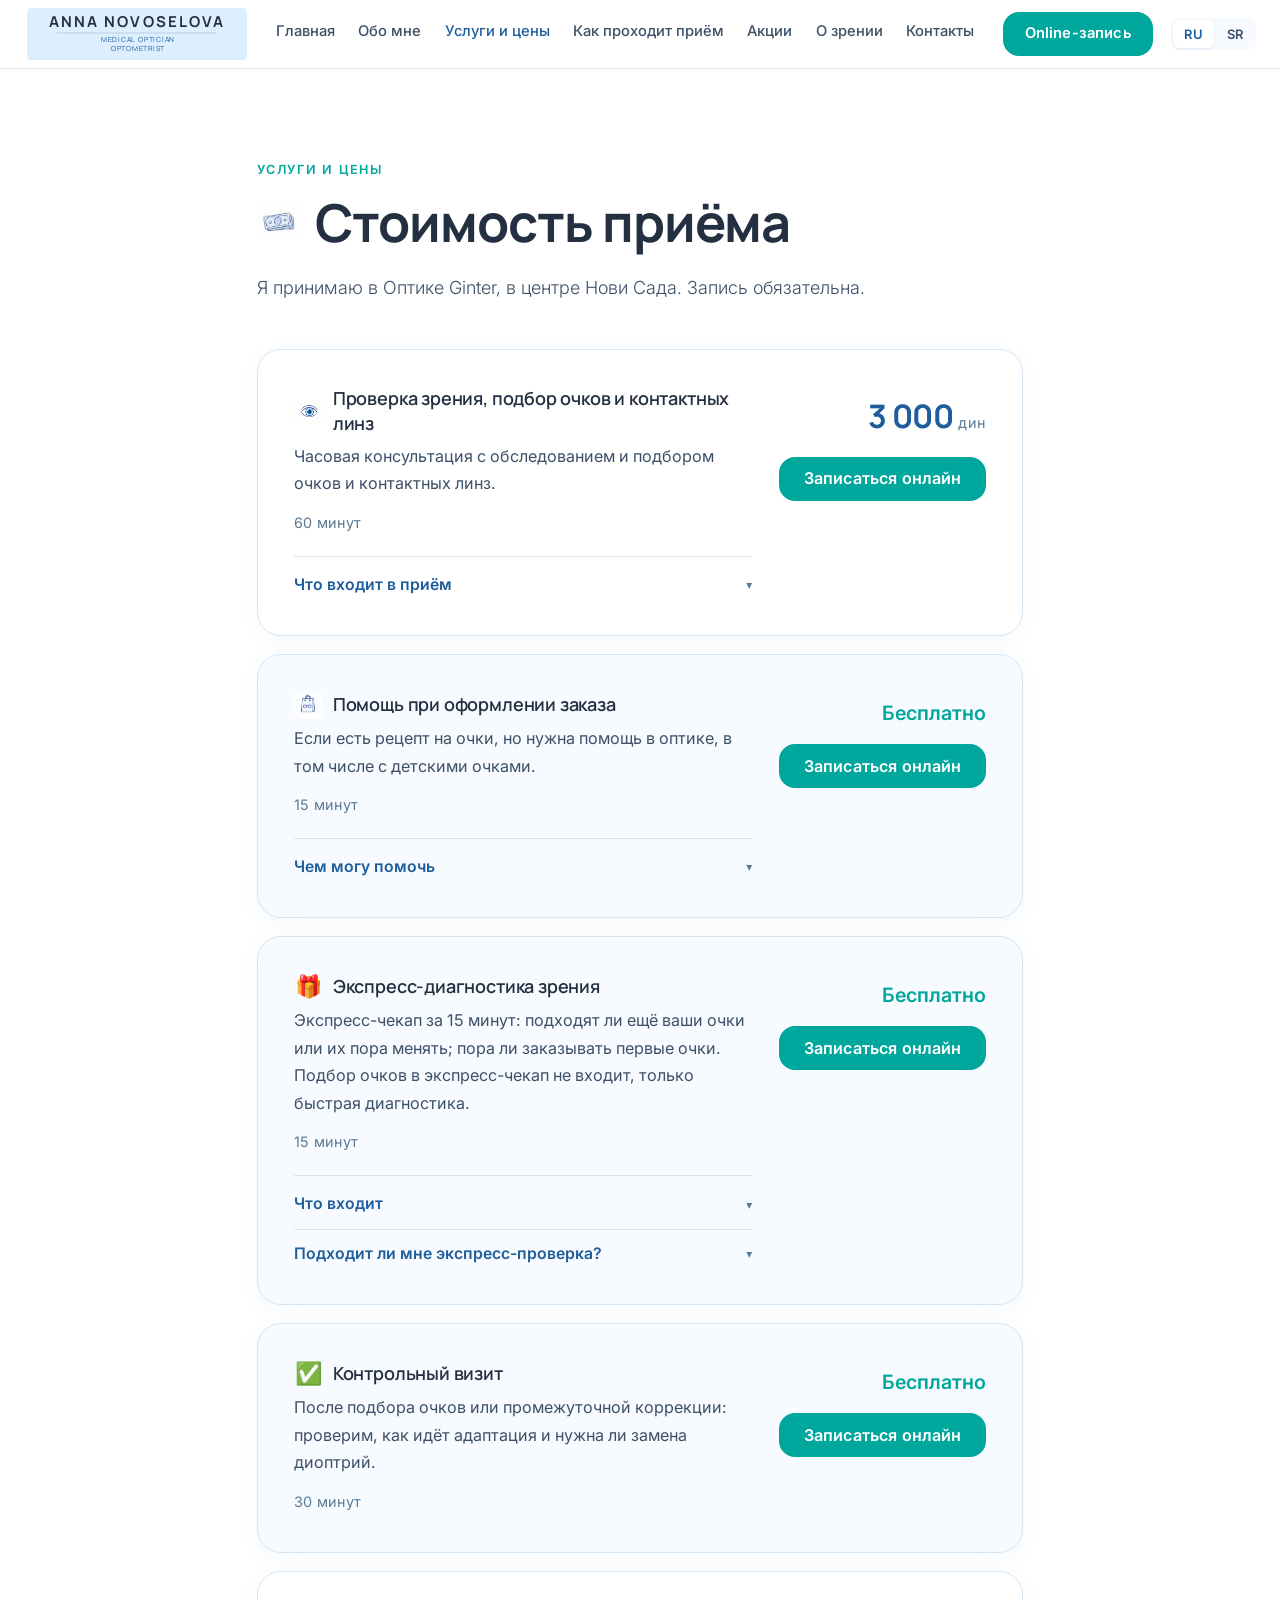
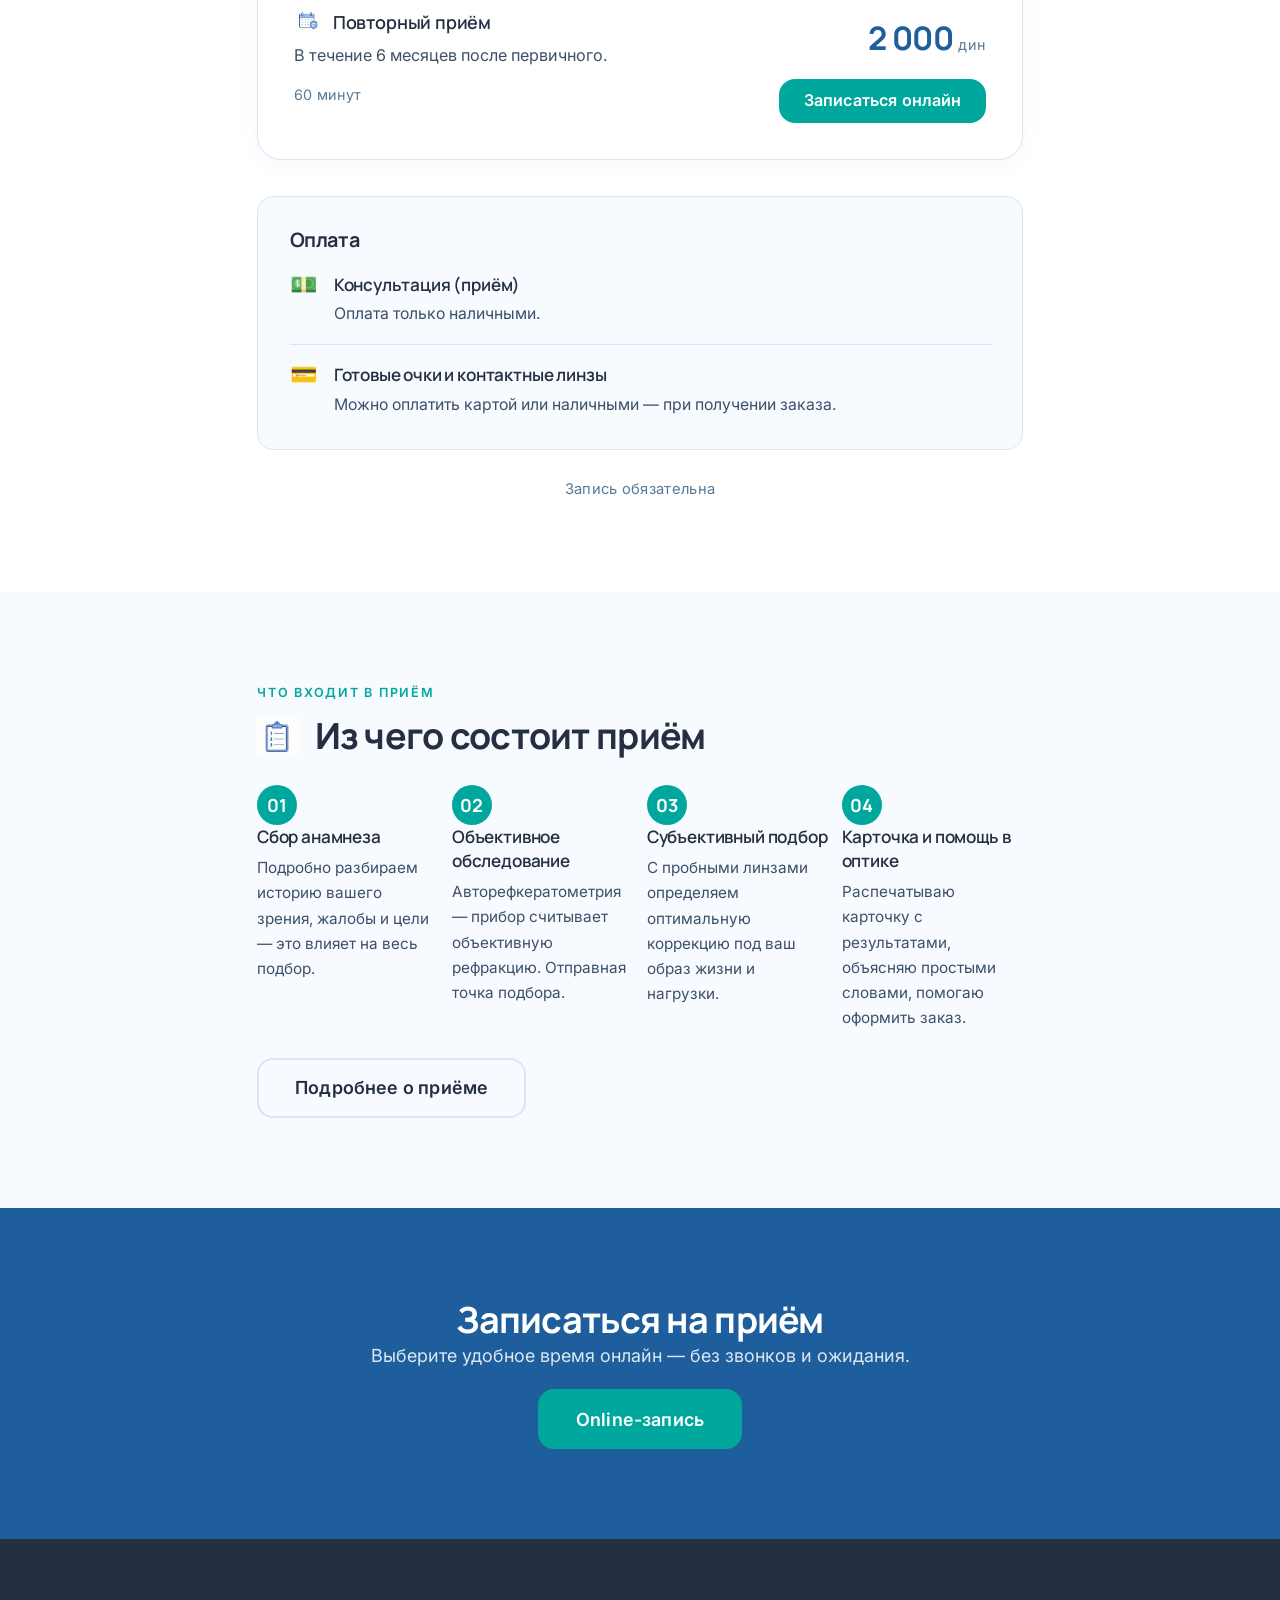
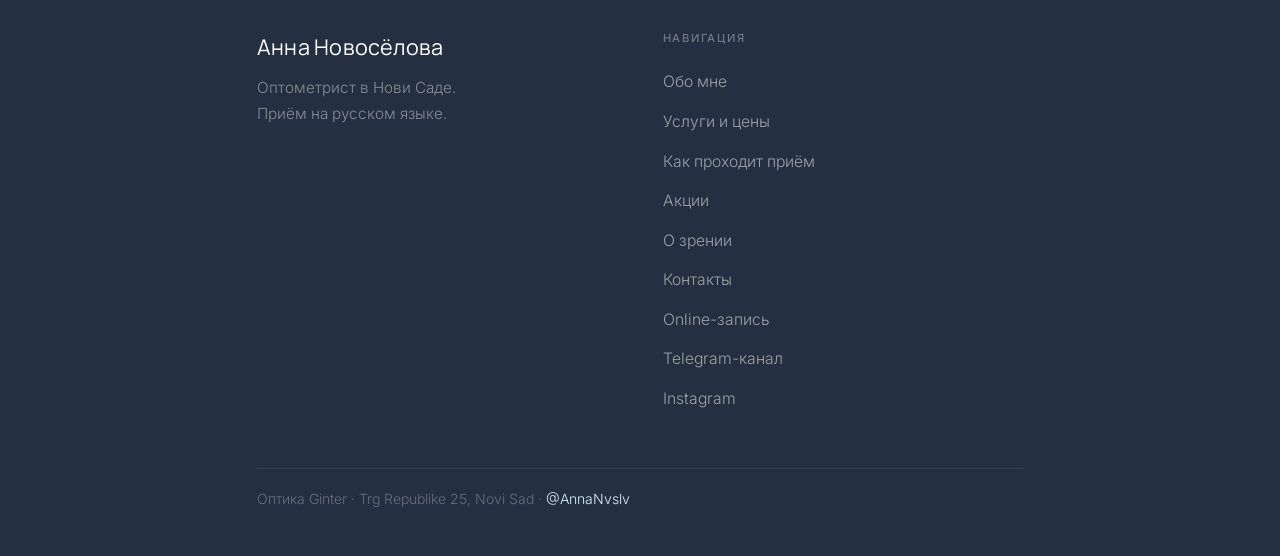
<file: uslugi.html>
<!DOCTYPE html>
<html lang="ru">
<head>
  <meta charset="UTF-8">
  <meta name="viewport" content="width=device-width, initial-scale=1.0">
  <title data-i18n="services.meta_title">Услуги и цены — Анна Новосёлова</title>
  <meta name="description" data-i18n-content="services.meta_description" content="Стоимость приёма оптометриста в Нови Саде. Первичный и повторный приём, подбор очков и контактных линз, контрольный визит. Оптика Ginter.">
  <link rel="canonical" href="https://annanvslv.github.io/uslugi.html">
  <meta property="og:type" content="website">
  <meta property="og:locale" content="ru_RU">
  <meta property="og:site_name" content="Анна Новосёлова — медицинский оптик">
  <meta property="og:title" content="Услуги и цены — Анна Новосёлова">
  <meta property="og:description" content="Стоимость приёма оптометриста в Нови Саде. Первичный и повторный приём, подбор очков и контактных линз, контрольный визит. Оптика Ginter.">
  <meta property="og:url" content="https://annanvslv.github.io/uslugi.html">
  <meta property="og:image" content="https://annanvslv.github.io/images/optika-front.jpg">
  <meta name="twitter:card" content="summary_large_image">
  <meta name="twitter:title" content="Услуги и цены — Анна Новосёлова">
  <meta name="twitter:description" content="Стоимость приёма оптометриста в Нови Саде. Первичный и повторный приём, подбор очков и контактных линз, контрольный визит. Оптика Ginter.">
  <meta name="twitter:image" content="https://annanvslv.github.io/images/optika-front.jpg">
  <script type="application/ld+json">
{
  "@context": "https://schema.org",
  "@type": "Optician",
  "name": "Оптика Ginter — Анна Новосёлова, оптометрист",
  "image": "https://annanvslv.github.io/images/optika-front.jpg",
  "url": "https://annanvslv.github.io/",
  "telephone": "+38121382131",
  "priceRange": "$$",
  "address": {
    "@type": "PostalAddress",
    "streetAddress": "Trg Republike 25",
    "addressLocality": "Novi Sad",
    "addressCountry": "RS"
  },
  "geo": {
    "@type": "GeoCoordinates",
    "latitude": 45.2576813,
    "longitude": 19.8517835
  },
  "openingHoursSpecification": [
    { "@type": "OpeningHoursSpecification", "dayOfWeek": ["Monday","Tuesday","Wednesday","Thursday","Friday"], "opens": "09:00", "closes": "19:00" },
    { "@type": "OpeningHoursSpecification", "dayOfWeek": "Saturday", "opens": "09:00", "closes": "13:00" }
  ],
  "areaServed": ["Novi Sad", "Serbia"],
  "availableLanguage": ["ru", "sr"],
  "employee": {
    "@type": "Person",
    "name": "Анна Новосёлова",
    "jobTitle": "Медицинский оптик и оптометрист"
  }
}
  </script>
  <link rel="preconnect" href="https://fonts.googleapis.com">
  <link rel="preconnect" href="https://fonts.gstatic.com" crossorigin>
  <link rel="stylesheet" href="css/variables.css">
  <link rel="stylesheet" href="css/base.css?v=2">
  <link rel="stylesheet" href="css/nav.css?v=2">
  <link rel="stylesheet" href="css/footer.css?v=2">
  <link rel="stylesheet" href="css/pages/home.css?v=3">
  <style>
    /* per-service booking button */
    .price-item__side { display: flex; flex-direction: column; align-items: flex-end; gap: 0.75rem; flex-shrink: 0; }
    .price-item__btn { min-height: 44px; padding: 0 1.25rem; font-size: 0.9rem; white-space: nowrap; }
    @media (max-width: 700px) {
      .price-item__side { align-items: stretch; width: 100%; gap: 0.6rem; }
      .price-item__btn { width: 100%; }
    }
    .price-item__cost--free { font-family: var(--font-sans); font-size: 1.1rem; font-weight: 600; color: var(--color-teal); letter-spacing: 0; padding-top: 0.35rem; }
    /* payment block */
    .payment-block { background: var(--color-bg-section); border: 1px solid var(--color-border); border-radius: var(--radius-md); padding: 1.75rem; margin-top: 2rem; }
    .payment-block h3 { font-size: 1.1rem; margin-bottom: 1.15rem; }
    .payment-row { display: flex; gap: 0.9rem; align-items: flex-start; }
    .payment-row + .payment-row { margin-top: 1rem; padding-top: 1rem; border-top: 1px solid var(--color-border); }
    .payment-row__icon { font-size: 22px; line-height: 1; flex-shrink: 0; width: 28px; text-align: center; }
    .payment-row__body h4 { margin: 0 0 0.25rem; font-size: 0.95rem; }
    .payment-row__body p { margin: 0; font-size: 0.88rem; color: var(--color-text-muted); line-height: 1.6; }

    /* service icon */
    .svc-icon-emoji { font-size: 22px; width: 28px; height: 28px; display: inline-flex; align-items: center; justify-content: center; flex-shrink: 0; }

    /* accordions inside price cards */
    .svc-acc { margin-top: 1rem; border-top: 1px solid var(--color-border); padding-top: 0.85rem; }
    .svc-acc summary { cursor: pointer; font-size: 0.88rem; font-weight: 600; color: var(--color-accent); list-style: none; display: flex; align-items: center; gap: 0.4rem; }
    .svc-acc summary::-webkit-details-marker { display: none; }
    .svc-acc summary::after { content: '▾'; font-size: 0.75em; transition: transform .2s; margin-left: auto; color: var(--color-text-light); }
    .svc-acc[open] summary::after { transform: rotate(180deg); }
    .svc-acc + .svc-acc { margin-top: 0.6rem; padding-top: 0.6rem; }
    .svc-acc ul { margin: 0.85rem 0 0; padding-left: 1.15rem; }
    .svc-acc ul li { font-size: 0.88rem; line-height: 1.7; margin-bottom: 0.35rem; color: var(--color-text); }
    .svc-note { margin-top: 0.85rem; font-size: 0.82rem; line-height: 1.7; color: var(--color-text-muted); background: var(--color-bg-section); border-left: 3px solid var(--color-accent-light); padding: 0.75rem 1rem; }
    .svc-result { margin-top: 0.85rem; font-size: 0.88rem; line-height: 1.7; color: var(--color-text); }
    .svc-group { margin-top: 0.85rem; }
    .svc-group__title { font-size: 0.85rem; font-weight: 600; display: block; margin-bottom: 0.4rem; }
    .svc-group.green .svc-group__title { color: var(--color-teal); }
    .svc-group.blue .svc-group__title { color: var(--color-accent); }
    .svc-link { margin-top: 0.85rem; }
    .svc-link a { font-size: 0.85rem; color: var(--color-accent); text-decoration: none; font-weight: 600; }
    .svc-link a:hover { text-decoration: underline; }
  </style>
<!-- Cloudflare Web Analytics --><script defer src="https://static.cloudflareinsights.com/beacon.min.js" data-cf-beacon='{"token": "08d0250450824208b3c99198b0dc224f"}'></script><!-- End Cloudflare Web Analytics -->
<script src="js/track.js?v=1" defer></script>
</head>
<body>
<nav class="nav">
  <div class="container nav__inner">
    <a href="index.html" class="nav__logo-svg" data-i18n-aria-label="nav.logo_aria_std" aria-label="Анна Новосёлова — медицинский оптик и оптометрист">
      <svg width="220" height="52" viewBox="0 0 220 52" xmlns="http://www.w3.org/2000/svg">
        <rect x="0" y="0" width="220" height="52" rx="4" fill="#DDEEFE"/>
        <text class="logo-name" x="110" y="19" text-anchor="middle">ANNA NOVOSELOVA</text>
        <line x1="30" y1="25" x2="190" y2="25" stroke="#1F5E9C" stroke-width="0.6" stroke-opacity="0.35"/>
        <text class="logo-sub" x="111" y="34" text-anchor="middle" style="font-size:7px;letter-spacing:0.11em">MEDICAL OPTICIAN</text>
        <text class="logo-sub" x="111" y="43" text-anchor="middle" style="font-size:7px;letter-spacing:0.11em">OPTOMETRIST</text>
      </svg>
    </a>
    <ul class="nav__links">
      <li><a href="index.html" data-i18n="nav.home">Главная</a></li>
      <li><a href="obo-mne.html" data-i18n="nav.about">Обо мне</a></li>
      <li><a href="uslugi.html" class="active" data-i18n="nav.services">Услуги и цены</a></li>
      <li><a href="priem.html" data-i18n="nav.appointment">Как проходит приём</a></li>
      <li><a href="akcii.html" data-i18n="nav.promo">Акции</a></li>
      <li><a href="o-zrenii.html" data-i18n="nav.vision">О зрении</a></li>
      <li><a href="kontakty.html" data-i18n="nav.contacts">Контакты</a></li>
    </ul>
    <a href="https://annanvslv.github.io/anna-novoselova-bot/booking.html" class="btn nav__cta" target="_blank" data-i18n="nav.booking_cta">Online-запись</a>
    <div class="lang-switch" role="group" aria-label="Language / Jezik">
      <button type="button" class="lang-switch__btn" data-lang="ru">RU</button>
      <button type="button" class="lang-switch__btn" data-lang="sr">SR</button>
    </div>
    <button class="nav__burger" data-i18n-aria-label="nav.burger_aria" aria-label="Меню"><span></span><span></span><span></span></button>
  </div>
</nav>

<section class="section section--white">
  <div class="container">
    <p class="section-label" data-i18n="nav.services">Услуги и цены</p>
    <div style="display:flex;align-items:center;gap:0.75rem;margin-bottom:0">
      <img src="images/stoimost.png" alt="" aria-hidden="true" style="width:44px;height:44px;object-fit:contain;flex-shrink:0">
      <h1 style="margin:0" data-i18n="services.h1">Стоимость приёма</h1>
    </div>
    <p class="page-lead" data-i18n="services.lead">Я принимаю в Оптике Ginter, в центре Нови Сада. Запись обязательна.</p>

    <div class="prices__list">
      <div class="price-item">
        <div class="price-item__info">
          <div style="display:flex;align-items:center;gap:0.6rem;margin-bottom:0.35rem"><img src="images/obsledovanije.png" alt="" aria-hidden="true" style="width:28px;height:28px;object-fit:contain;flex-shrink:0"><h4 style="margin:0" data-i18n="services.item1_title">Проверка зрения, подбор очков и контактных линз</h4></div>
          <p data-i18n="services.item1_desc">Часовая консультация с обследованием и подбором очков и контактных линз.</p>
          <span class="price-item__time" data-i18n="services.item1_time">60 минут</span>
          <details class="svc-acc">
            <summary data-i18n="services.acc_includes">Что входит в приём</summary>
            <ul>
              <li data-i18n="services.item1_li1">Подробный сбор анамнеза</li>
              <li data-i18n="services.item1_li2">Обследование на авторефкератометре (объективная рефракция)</li>
              <li data-i18n="services.item1_li3">Проверка остроты зрения</li>
              <li data-i18n="services.item1_li4">Субъективная проверка рефракции пробным набором линз</li>
              <li data-i18n="services.item1_li5">Подбор очков с учётом особенностей зрительной работы</li>
              <li data-i18n="services.item1_li6">Рекомендации и разъяснения по вашей ситуации</li>
              <li data-i18n="services.item1_li7">Сопровождение в оптике при заказе очков</li>
              <li data-i18n="services.item1_li8">Подбор параметров контактных линз — при наличии пробников выдам их вам на дом для примерки</li>
              <li data-i18n="services.item1_li9">Теория использования контактных линз: правила ношения, надевания и снимания, ограничения — на приёме</li>
            </ul>
            <div class="svc-note" data-i18n="services.note_ophthalmologist">На приёме оптометриста не проводится циклоплегия (расширение зрачка), осмотр глазного дна и измерение внутриглазного давления. Это делает офтальмолог — врач, который также диагностирует и лечит глазные заболевания (катаракту, глаукому, патологии сетчатки и т.п.).</div>
            <div class="svc-link"><a href="priem.html" data-i18n="services.link_appointment">О том, как проходит приём →</a></div>
          </details>
        </div>
        <div class="price-item__side">
          <div class="price-item__cost">3 000 <span data-i18n="services.currency_din">дин</span></div>
          <a href="https://annanvslv.github.io/anna-novoselova-bot/booking.html?type=primary" class="btn price-item__btn" target="_blank" rel="noopener" data-i18n="services.book_online">Записаться онлайн</a>
        </div>
      </div>

      <div class="price-item price-item--free">
        <div class="price-item__info">
          <div style="display:flex;align-items:center;gap:0.6rem;margin-bottom:0.35rem"><img src="images/pomosch_v_oformlenii.png" alt="" aria-hidden="true" style="width:28px;height:28px;object-fit:contain;flex-shrink:0"><h4 style="margin:0" data-i18n="services.item4_title">Помощь при оформлении заказа</h4></div>
          <p data-i18n="services.item4_desc">Если есть рецепт на очки, но нужна помощь в оптике, в том числе с детскими очками.</p>
          <span class="price-item__time" data-i18n="services.time_15">15 минут</span>
          <details class="svc-acc">
            <summary data-i18n="services.item4_acc_summary">Чем могу помочь</summary>
            <ul>
              <li data-i18n="services.item4_li1">Помощь в подборе оправы</li>
              <li data-i18n="services.item4_li2">Рекомендации по посадке, качеству и техническим ограничениям в соответствии с вашим рецептом</li>
              <li data-i18n="services.item4_li3">Помощь с выбором очковых линз — объясню разницу, подберу варианты под ваш бюджет</li>
              <li data-i18n="services.item4_li4">Ремонт очков</li>
              <li data-i18n="services.item4_li5">Проверка соответствия изготовленных очков вашему рецепту</li>
            </ul>
          </details>
        </div>
        <div class="price-item__side">
          <div class="price-item__cost price-item__cost--free" data-i18n="services.free">Бесплатно</div>
          <a href="https://annanvslv.github.io/anna-novoselova-bot/booking.html?type=help" class="btn price-item__btn" target="_blank" rel="noopener" data-i18n="services.book_online">Записаться онлайн</a>
        </div>
      </div>

      <div class="price-item price-item--free">
        <div class="price-item__info">
          <div style="display:flex;align-items:center;gap:0.6rem;margin-bottom:0.35rem"><span class="svc-icon-emoji" aria-hidden="true">🎁</span><h4 style="margin:0" data-i18n="services.item6_title">Экспресс-диагностика зрения</h4></div>
          <p data-i18n="services.item6_desc">Экспресс-чекап за 15 минут: подходят ли ещё ваши очки или их пора менять; пора ли заказывать первые очки. Подбор очков в экспресс-чекап не входит, только быстрая диагностика.</p>
          <span class="price-item__time" data-i18n="services.time_15">15 минут</span>
          <details class="svc-acc">
            <summary data-i18n="services.item6_acc1_summary">Что входит</summary>
            <ul>
              <li data-i18n="services.item6_li1">Авторефрактометрия (проверка на аппарате)</li>
              <li data-i18n="services.item6_li2">Проверка остроты зрения без коррекции</li>
              <li data-i18n="services.item6_li3">Проверка остроты зрения в ваших очках</li>
              <li data-i18n="services.item6_li4">Рекомендации: нужны ли новые очки</li>
            </ul>
            <div class="svc-result" data-i18n="services.item6_result">В результате вы получите: понимание, пора ли заказывать первые очки или менять старые, направление к офтальмологу при необходимости, общие рекомендации по состоянию зрения.</div>
          </details>
          <details class="svc-acc">
            <summary data-i18n="services.item6_acc2_summary">Подходит ли мне экспресс-проверка?</summary>
            <div class="svc-group green">
              <span class="svc-group__title" data-i18n="services.item6_g1_title">Подойдёт, если:</span>
              <ul>
                <li data-i18n="services.item6_g1_li1">Зрение начало портиться, но не уверены — нужны ли очки</li>
                <li data-i18n="services.item6_g1_li2">Очки стали слабоваты</li>
                <li data-i18n="services.item6_g1_li3">Хотите проверить, что очки подобраны верно</li>
              </ul>
            </div>
            <div class="svc-group blue">
              <span class="svc-group__title" data-i18n="services.item6_g2_title">Нужен полноценный приём, если:</span>
              <ul>
                <li data-i18n="services.item6_g2_li1">Нужен подбор очков/контактных линз, в т.ч. прогрессивных/офисных</li>
                <li data-i18n="services.item6_g2_li2">Давно не проверяли зрение, были сложности с подбором</li>
                <li data-i18n="services.item6_g2_li3">Есть астигматизм, амблиопия, анизометропия и т.п.</li>
                <li data-i18n="services.item6_g2_li4">Пациент младше 20 лет</li>
              </ul>
            </div>
          </details>
        </div>
        <div class="price-item__side">
          <div class="price-item__cost price-item__cost--free" data-i18n="services.free">Бесплатно</div>
          <a href="https://annanvslv.github.io/anna-novoselova-bot/booking.html?type=express" class="btn price-item__btn" target="_blank" rel="noopener" data-i18n="services.book_online">Записаться онлайн</a>
        </div>
      </div>

      <div class="price-item price-item--free">
        <div class="price-item__info">
          <div style="display:flex;align-items:center;gap:0.6rem;margin-bottom:0.35rem"><span class="svc-icon-emoji" aria-hidden="true">✅</span><h4 style="margin:0" data-i18n="services.item3_title">Контрольный визит</h4></div>
          <p data-i18n="services.item3_desc">После подбора очков или промежуточной коррекции: проверим, как идёт адаптация и нужна ли замена диоптрий.</p>
          <span class="price-item__time" data-i18n="services.time_30">30 минут</span>
        </div>
        <div class="price-item__side">
          <div class="price-item__cost price-item__cost--free" data-i18n="services.free">Бесплатно</div>
          <a href="https://annanvslv.github.io/anna-novoselova-bot/booking.html?type=control" class="btn price-item__btn" target="_blank" rel="noopener" data-i18n="services.book_online">Записаться онлайн</a>
        </div>
      </div>

      <div class="price-item">
        <div class="price-item__info">
          <div style="display:flex;align-items:center;gap:0.6rem;margin-bottom:0.35rem"><img src="images/povtornij_projom.png" alt="" aria-hidden="true" style="width:28px;height:28px;object-fit:contain;flex-shrink:0"><h4 style="margin:0" data-i18n="services.item5_title">Повторный приём</h4></div>
          <p data-i18n="services.item5_desc">В течение 6 месяцев после первичного.</p>
          <span class="price-item__time" data-i18n="services.item1_time">60 минут</span>
        </div>
        <div class="price-item__side">
          <div class="price-item__cost">2 000 <span data-i18n="services.currency_din">дин</span></div>
          <a href="https://annanvslv.github.io/anna-novoselova-bot/booking.html?type=repeat" class="btn price-item__btn" target="_blank" rel="noopener" data-i18n="services.book_online">Записаться онлайн</a>
        </div>
      </div>

    </div>

    <div class="payment-block">
      <h3 data-i18n="services.payment_title">Оплата</h3>
      <div class="payment-row">
        <div class="payment-row__icon" aria-hidden="true">💵</div>
        <div class="payment-row__body">
          <h4 data-i18n="services.pay1_title">Консультация (приём)</h4>
          <p data-i18n="services.pay1_text">Оплата только наличными.</p>
        </div>
      </div>
      <div class="payment-row">
        <div class="payment-row__icon" aria-hidden="true">💳</div>
        <div class="payment-row__body">
          <h4 data-i18n="services.pay2_title">Готовые очки и контактные линзы</h4>
          <p data-i18n="services.pay2_text">Можно оплатить картой или наличными — при получении заказа.</p>
        </div>
      </div>
    </div>

    <p class="prices__note" style="margin-top:1.5rem" data-i18n="services.note_booking_required">Запись обязательна</p>
  </div>
</section>

<section class="section section--gray">
  <div class="container">
    <p class="section-label" data-i18n="services.section2_label">Что входит в приём</p>
    <div style="display:flex;align-items:center;gap:0.75rem;margin-bottom:1.5rem">
      <img src="images/kaka_prohodit_prijom.png" alt="" aria-hidden="true" style="width:44px;height:44px;object-fit:contain;flex-shrink:0">
      <h2 class="section-title" style="margin:0" data-i18n="services.section2_title">Из чего состоит приём</h2>
    </div>
    <div class="steps">
      <div class="step"><div class="step__num">01</div><div class="step__body"><h4 data-i18n="services.step1_title">Сбор анамнеза</h4><p data-i18n="services.step1_text">Подробно разбираем историю вашего зрения, жалобы и цели — это влияет на весь подбор.</p></div></div>
      <div class="step"><div class="step__num">02</div><div class="step__body"><h4 data-i18n="services.step2_title">Объективное обследование</h4><p data-i18n="services.step2_text">Авторефкератометрия — прибор считывает объективную рефракцию. Отправная точка подбора.</p></div></div>
      <div class="step"><div class="step__num">03</div><div class="step__body"><h4 data-i18n="services.step3_title">Субъективный подбор</h4><p data-i18n="services.step3_text">С пробными линзами определяем оптимальную коррекцию под ваш образ жизни и нагрузки.</p></div></div>
      <div class="step"><div class="step__num">04</div><div class="step__body"><h4 data-i18n="services.step4_title">Карточка и помощь в оптике</h4><p data-i18n="services.step4_text">Распечатываю карточку с результатами, объясняю простыми словами, помогаю оформить заказ.</p></div></div>
    </div>
    <a href="priem.html" class="btn btn--outline" style="margin-top:1.5rem" data-i18n="services.more_about_appointment">Подробнее о приёме</a>
  </div>
</section>

<section class="section cta-section">
  <div class="container"><div class="cta-section__inner">
    <h2 data-i18n="cta.book_title">Записаться на приём</h2>
    <p data-i18n="cta.book_sub_default">Выберите удобное время онлайн — без звонков и ожидания.</p>
    <a href="https://annanvslv.github.io/anna-novoselova-bot/booking.html" class="btn" target="_blank" data-i18n="nav.booking_cta">Online-запись</a>
  </div></div>
</section>

<footer class="footer">
  <div class="container">
    <div class="footer__grid">
      <div><div class="footer__logo" data-i18n="footer.logo">Анна Новосёлова</div><p class="footer__tagline" data-i18n="footer.tagline_services">Оптометрист в Нови Саде.<br>Приём на русском языке.</p></div>
      <div><p class="footer__heading" data-i18n="footer.heading">Навигация</p><ul class="footer__links"><li><a href="obo-mne.html" data-i18n="nav.about">Обо мне</a></li><li><a href="uslugi.html" data-i18n="nav.services">Услуги и цены</a></li><li><a href="priem.html" data-i18n="nav.appointment">Как проходит приём</a></li><li><a href="akcii.html" data-i18n="nav.promo">Акции</a></li><li><a href="o-zrenii.html" data-i18n="nav.vision">О зрении</a></li><li><a href="kontakty.html" data-i18n="nav.contacts">Контакты</a></li><li><a href="https://annanvslv.github.io/anna-novoselova-bot/booking.html" target="_blank" data-i18n="nav.booking_cta">Online-запись</a></li><li><a href="https://t.me/optometrist_anna_ns" target="_blank" data-i18n="footer.telegram_channel">Telegram-канал</a></li><li><a href="https://instagram.com/optika_ginter" target="_blank" data-i18n="footer.instagram">Instagram</a></li></ul></div>
    </div>
    <div class="footer__bottom">Оптика Ginter · Trg Republike 25, Novi Sad · <a href="https://t.me/AnnaNvslv" style="color:var(--color-accent-light)">@AnnaNvslv</a></div>
  </div>
</footer>
<script src="js/i18n.js?v=4"></script>
<script src="js/nav.js"></script>
</body>
</html>
</file>
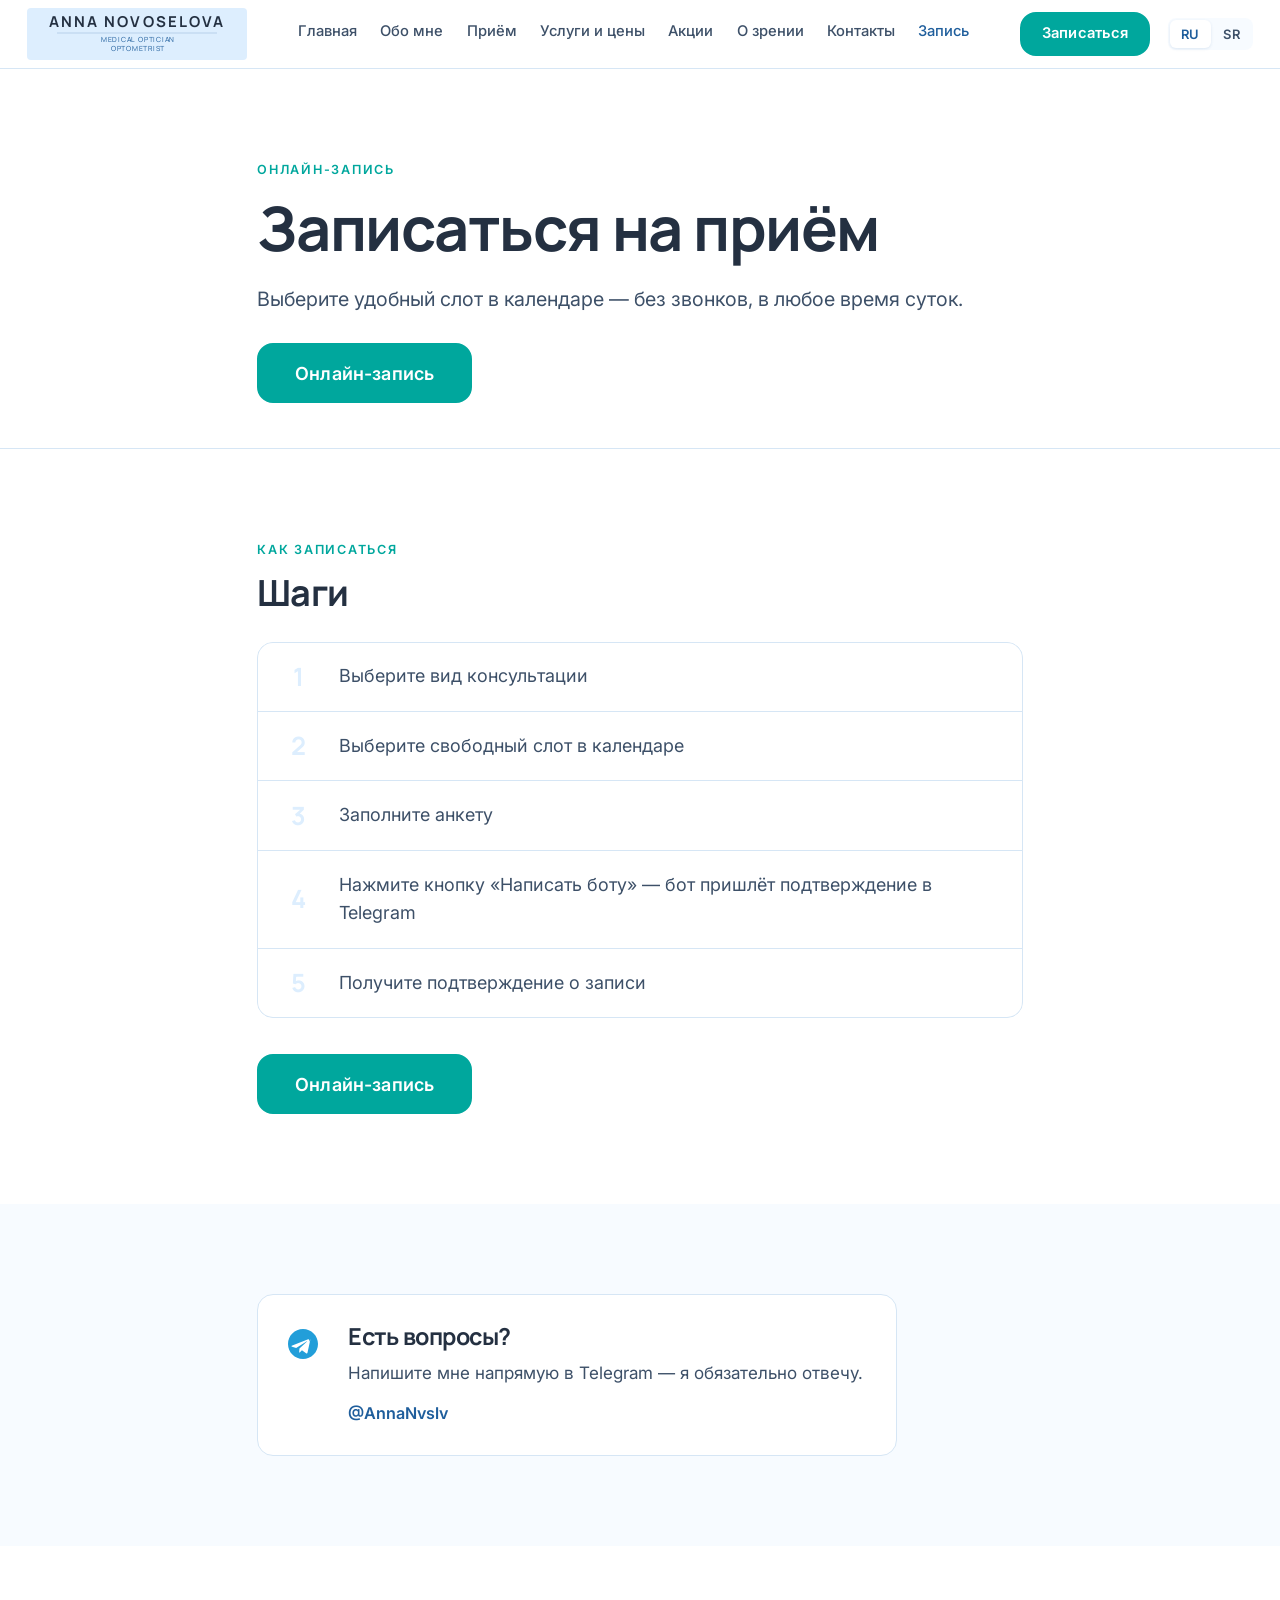
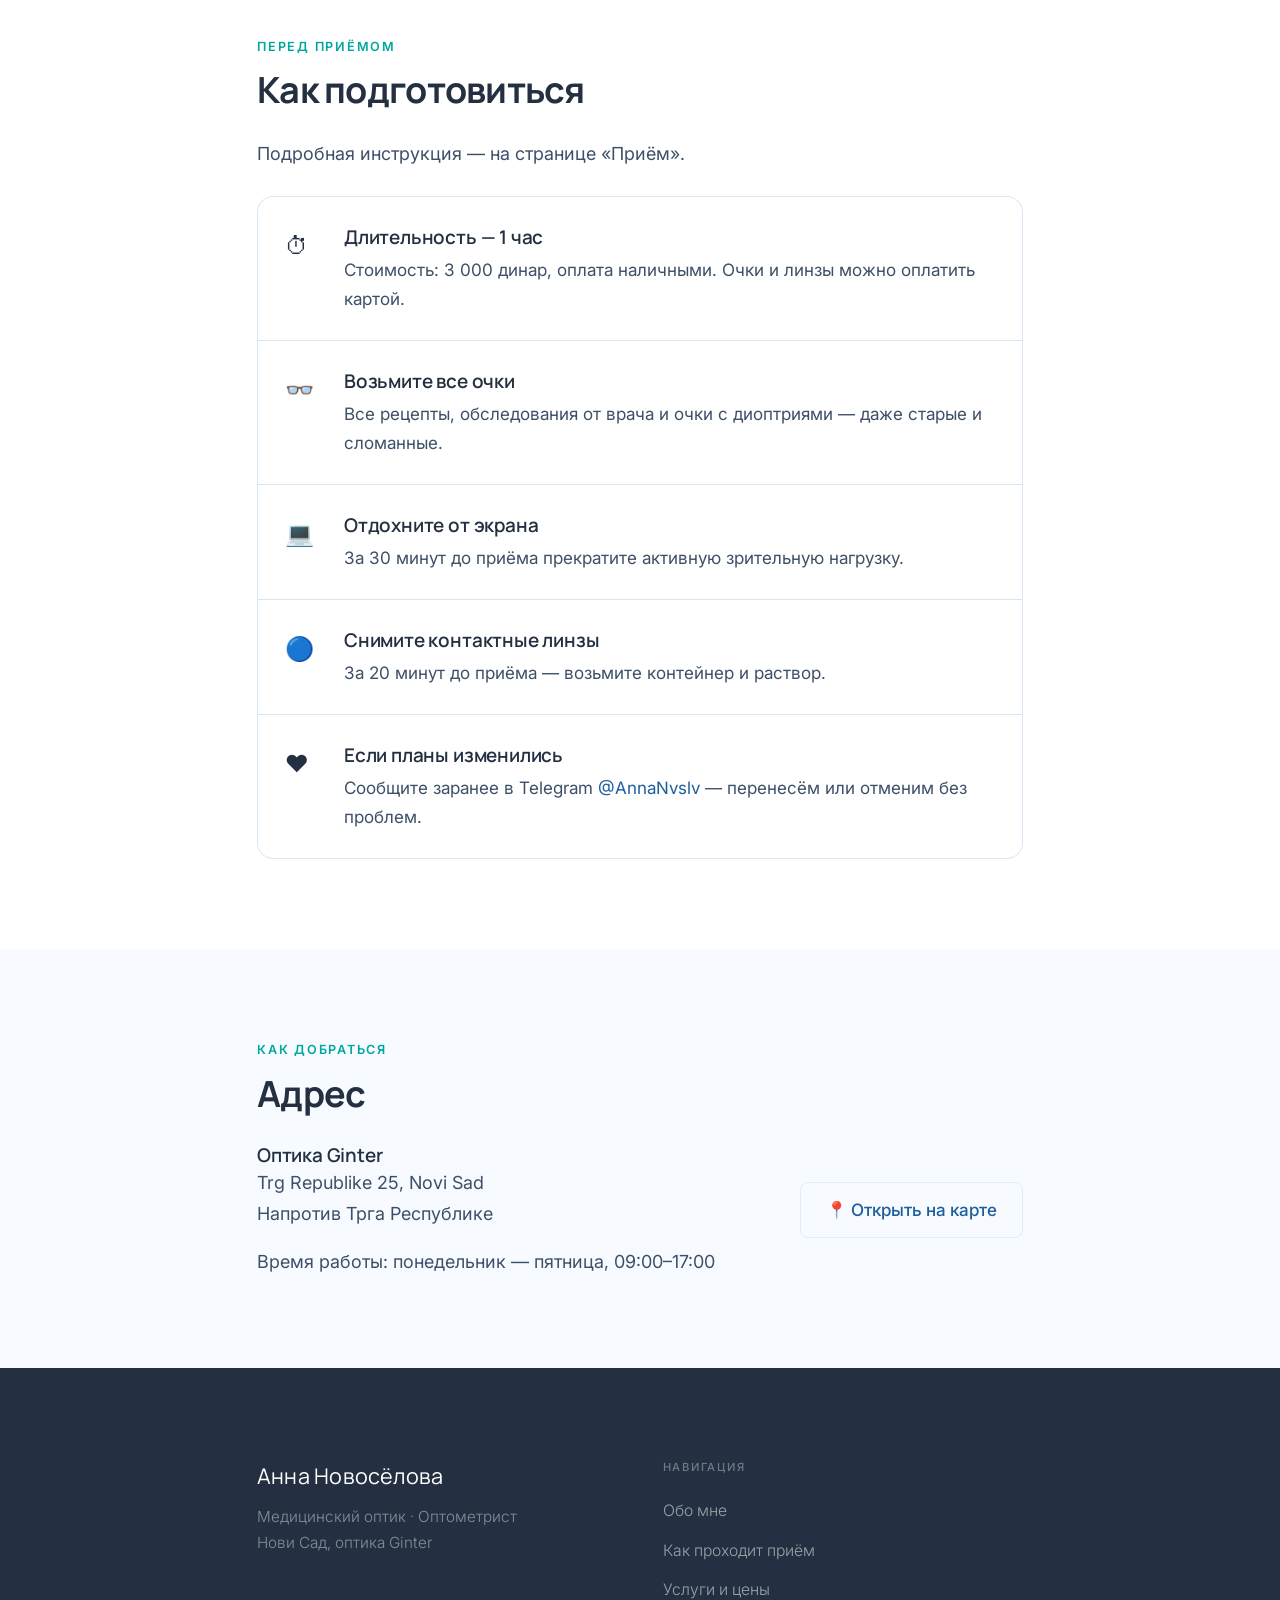
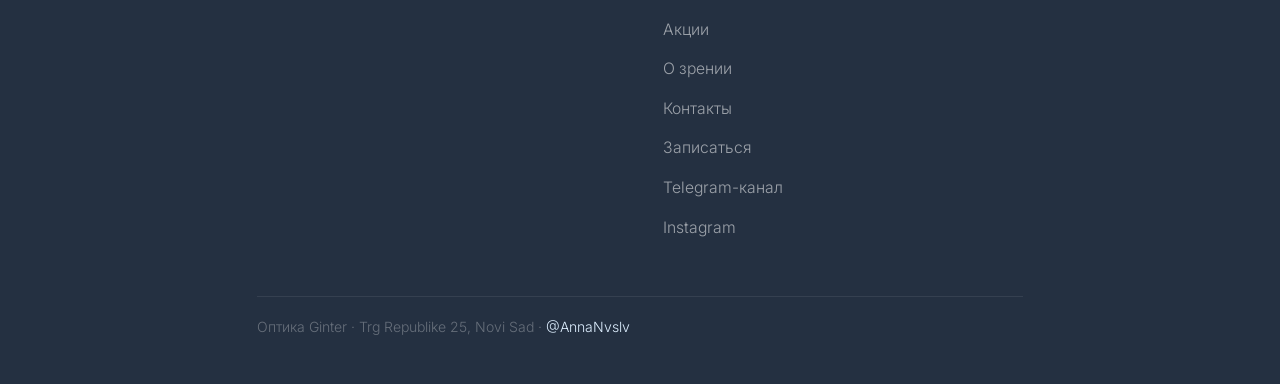
<file: zapis.html>
<!DOCTYPE html>
<html lang="ru">
<head>
  <meta charset="UTF-8">
  <meta name="viewport" content="width=device-width, initial-scale=1.0">
  <title data-i18n="booking.meta_title">Онлайн-запись — Анна Новосёлова</title>
  <meta name="description" data-i18n-content="booking.meta_description" content="Запишитесь на приём к оптометристу Анне Новосёловой в Нови Саде. Оптика Ginter.">
  <link rel="canonical" href="https://annanvslv.github.io/zapis.html">
  <meta property="og:type" content="website">
  <meta property="og:locale" content="ru_RU">
  <meta property="og:site_name" content="Анна Новосёлова — медицинский оптик">
  <meta property="og:title" content="Онлайн-запись — Анна Новосёлова">
  <meta property="og:description" content="Запишитесь на приём к оптометристу Анне Новосёловой в Нови Саде. Оптика Ginter.">
  <meta property="og:url" content="https://annanvslv.github.io/zapis.html">
  <meta property="og:image" content="https://annanvslv.github.io/images/optika-front.jpg">
  <meta name="twitter:card" content="summary_large_image">
  <meta name="twitter:title" content="Онлайн-запись — Анна Новосёлова">
  <meta name="twitter:description" content="Запишитесь на приём к оптометристу Анне Новосёловой в Нови Саде. Оптика Ginter.">
  <meta name="twitter:image" content="https://annanvslv.github.io/images/optika-front.jpg">
  <script type="application/ld+json">
{
  "@context": "https://schema.org",
  "@type": "Optician",
  "name": "Оптика Ginter — Анна Новосёлова, оптометрист",
  "image": "https://annanvslv.github.io/images/optika-front.jpg",
  "url": "https://annanvslv.github.io/",
  "telephone": "+38121382131",
  "priceRange": "$$",
  "address": {
    "@type": "PostalAddress",
    "streetAddress": "Trg Republike 25",
    "addressLocality": "Novi Sad",
    "addressCountry": "RS"
  },
  "geo": {
    "@type": "GeoCoordinates",
    "latitude": 45.2576813,
    "longitude": 19.8517835
  },
  "openingHoursSpecification": [
    { "@type": "OpeningHoursSpecification", "dayOfWeek": ["Monday","Tuesday","Wednesday","Thursday","Friday"], "opens": "09:00", "closes": "19:00" },
    { "@type": "OpeningHoursSpecification", "dayOfWeek": "Saturday", "opens": "09:00", "closes": "13:00" }
  ],
  "areaServed": ["Novi Sad", "Serbia"],
  "availableLanguage": ["ru", "sr"],
  "employee": {
    "@type": "Person",
    "name": "Анна Новосёлова",
    "jobTitle": "Медицинский оптик и оптометрист"
  }
}
  </script>
  <link rel="preconnect" href="https://fonts.googleapis.com">
  <link rel="preconnect" href="https://fonts.gstatic.com" crossorigin>
  <link rel="stylesheet" href="css/variables.css">
  <link rel="stylesheet" href="css/base.css?v=2">
  <link rel="stylesheet" href="css/nav.css?v=2">
  <link rel="stylesheet" href="css/footer.css?v=2">
  <link rel="stylesheet" href="css/pages/zapis.css?v=3">
<!-- Cloudflare Web Analytics --><script defer src="https://static.cloudflareinsights.com/beacon.min.js" data-cf-beacon='{"token": "08d0250450824208b3c99198b0dc224f"}'></script><!-- End Cloudflare Web Analytics -->
<script src="js/track.js?v=1" defer></script>
</head>
<body>

<nav class="nav">
  <div class="container nav__inner">
    <a href="index.html" class="nav__logo-svg" data-i18n-aria-label="nav.logo_aria_std" aria-label="Анна Новосёлова — медицинский оптик и оптометрист">
      <svg width="220" height="52" viewBox="0 0 220 52" xmlns="http://www.w3.org/2000/svg">
        <rect x="0" y="0" width="220" height="52" rx="4" fill="#DDEEFE"/>
        <text class="logo-name" x="110" y="19" text-anchor="middle">ANNA NOVOSELOVA</text>
        <line x1="30" y1="25" x2="190" y2="25" stroke="#1F5E9C" stroke-width="0.6" stroke-opacity="0.35"/>
        <text class="logo-sub" x="111" y="34" text-anchor="middle" style="font-size:7px;letter-spacing:0.11em">MEDICAL OPTICIAN</text>
        <text class="logo-sub" x="111" y="43" text-anchor="middle" style="font-size:7px;letter-spacing:0.11em">OPTOMETRIST</text>
      </svg>
    </a>
    <ul class="nav__links">
      <li><a href="index.html" data-i18n="nav.home">Главная</a></li>
      <li><a href="obo-mne.html" data-i18n="nav.about">Обо мне</a></li>
      <li><a href="priem.html" data-i18n="nav.appointment_short">Приём</a></li>
      <li><a href="uslugi.html" data-i18n="nav.services">Услуги и цены</a></li>
      <li><a href="akcii.html" data-i18n="nav.promo">Акции</a></li>
      <li><a href="o-zrenii.html" data-i18n="nav.vision">О зрении</a></li>
      <li><a href="kontakty.html" data-i18n="nav.contacts">Контакты</a></li>
      <li><a href="zapis.html" class="active" data-i18n="nav.booking_page">Запись</a></li>
    </ul>
    <a href="zapis.html" class="btn nav__cta" data-i18n="nav.booking_cta_short">Записаться</a>
    <div class="lang-switch" role="group" aria-label="Language / Jezik">
      <button type="button" class="lang-switch__btn" data-lang="ru">RU</button>
      <button type="button" class="lang-switch__btn" data-lang="sr">SR</button>
    </div>
    <button class="nav__burger" data-i18n-aria-label="nav.burger_aria" aria-label="Меню"><span></span><span></span><span></span></button>
  </div>
</nav>

<section class="zapis-hero">
  <div class="container">
    <p class="section-label" data-i18n="appointment.booking_label">Онлайн-запись</p>
    <h1 data-i18n="cta.book_title">Записаться на приём</h1>
    <p class="zapis-hero__sub" data-i18n="booking.hero_sub">Выберите удобный слот в календаре — без звонков, в любое время суток.</p>
    <a href="https://annanvslv.github.io/anna-novoselova-bot/booking.html" class="btn" target="_blank" style="margin-top:1.5rem;display:inline-flex" data-i18n="booking.btn_online">Онлайн-запись</a>
  </div>
</section>

<section class="section section--white">
  <div class="container">
    <p class="section-label" data-i18n="appointment.toc3">Как записаться</p>
    <h2 class="section-title" data-i18n="booking.steps_heading">Шаги</h2>
    <ol class="zapis-steps">
      <li data-i18n="common.step1">Выберите вид консультации</li>
      <li data-i18n="common.step2">Выберите свободный слот в календаре</li>
      <li data-i18n="common.step3">Заполните анкету</li>
      <li data-i18n="common.step4">Нажмите кнопку «Написать боту» — бот пришлёт подтверждение в Telegram</li>
      <li data-i18n="common.step5">Получите подтверждение о записи</li>
    </ol>
    <a href="https://annanvslv.github.io/anna-novoselova-bot/booking.html" class="btn" target="_blank" style="margin-top:2rem;display:inline-flex" data-i18n="booking.btn_online">Онлайн-запись</a>
  </div>
</section>

<section class="section section--gray">
  <div class="container">
    <div class="zapis-tg">
      <div class="zapis-tg__icon">
        <svg width="36" height="36" viewBox="0 0 24 24" fill="none" xmlns="http://www.w3.org/2000/svg"><path d="M12 2C6.477 2 2 6.477 2 12s4.477 10 10 10 10-4.477 10-10S17.523 2 12 2zm4.93 6.77-1.9 8.96c-.14.62-.5.77-.99.48l-2.74-2.02-1.32 1.27c-.15.14-.27.26-.54.26l.2-2.79 5.04-4.55c.22-.19-.05-.3-.34-.11L7.44 14.7l-2.7-.84c-.59-.18-.6-.59.12-.87l10.58-4.08c.49-.18.92.11.49 1.76z" fill="#229ED9"/></svg>
      </div>
      <div class="zapis-tg__body">
        <h3 data-i18n="booking.tg_title">Есть вопросы?</h3>
        <p data-i18n="booking.tg_text">Напишите мне напрямую в Telegram — я обязательно отвечу.</p>
        <a href="https://t.me/AnnaNvslv" class="zapis-tg__link" target="_blank">@AnnaNvslv</a>
      </div>
    </div>
  </div>
</section>

<section class="section section--white">
  <div class="container zapis-info">
    <p class="section-label" data-i18n="appointment.prep_label">Перед приёмом</p>
    <h2 class="section-title" data-i18n="appointment.prep_title">Как подготовиться</h2>
    <p style="margin-bottom:1.5rem" data-i18n="booking.prep_link_text">Подробная инструкция — на странице «Приём».</p>
    <div class="zapis-checklist">
      <div class="zapis-check"><span class="zapis-check__icon">⏱</span><div><h4 data-i18n="booking.check1_title">Длительность — 1 час</h4><p data-i18n="booking.check1_text">Стоимость: 3 000 динар, оплата наличными. Очки и линзы можно оплатить картой.</p></div></div>
      <div class="zapis-check"><span class="zapis-check__icon">👓</span><div><h4 data-i18n="booking.check2_title">Возьмите все очки</h4><p data-i18n="booking.check2_text">Все рецепты, обследования от врача и очки с диоптриями — даже старые и сломанные.</p></div></div>
      <div class="zapis-check"><span class="zapis-check__icon">💻</span><div><h4 data-i18n="appointment.prep2_title">Отдохните от экрана</h4><p data-i18n="booking.check3_text">За 30 минут до приёма прекратите активную зрительную нагрузку.</p></div></div>
      <div class="zapis-check"><span class="zapis-check__icon">🔵</span><div><h4 data-i18n="appointment.prep3_title">Снимите контактные линзы</h4><p data-i18n="booking.check4_text">За 20 минут до приёма — возьмите контейнер и раствор.</p></div></div>
      <div class="zapis-check"><span class="zapis-check__icon">❤️</span><div><h4 data-i18n="appointment.prep4_title">Если планы изменились</h4><p data-i18n="booking.check5_text">Сообщите заранее в Telegram <a href="https://t.me/AnnaNvslv">@AnnaNvslv</a> — перенесём или отменим без проблем.</p></div></div>
    </div>
  </div>
</section>

<section class="section section--gray">
  <div class="container zapis-address">
    <p class="section-label" data-i18n="booking.addr_label">Как добраться</p>
    <h2 class="section-title" data-i18n="contacts.addr_title">Адрес</h2>
    <div class="zapis-address__grid">
      <div>
        <h4>Оптика Ginter</h4>
        <p data-i18n="booking.addr_text">Trg Republike 25, Novi Sad<br>Напротив Трга Республике</p>
        <p style="margin-top:0.5rem" data-i18n="booking.hours_text">Время работы: понедельник — пятница, 09:00–17:00</p>
      </div>
      <div>
        <a href="https://maps.google.com/?q=Trg+Republike+25+Novi+Sad" target="_blank" class="zapis-map-link" data-i18n="booking.map_link">📍 Открыть на карте</a>
      </div>
    </div>
  </div>
</section>

<footer class="footer">
  <div class="container">
    <div class="footer__grid">
      <div>
        <div class="footer__logo" data-i18n="footer.logo">Анна Новосёлова</div>
        <p class="footer__tagline" data-i18n="footer.tagline_about_promo">Медицинский оптик · Оптометрист<br>Нови Сад, оптика Ginter</p>
      </div>
      <div>
        <p class="footer__heading" data-i18n="footer.heading">Навигация</p>
        <ul class="footer__links">
          <li><a href="obo-mne.html" data-i18n="nav.about">Обо мне</a></li>
          <li><a href="priem.html" data-i18n="nav.appointment">Как проходит приём</a></li>
          <li><a href="uslugi.html" data-i18n="nav.services">Услуги и цены</a></li>
          <li><a href="akcii.html" data-i18n="nav.promo">Акции</a></li>
          <li><a href="o-zrenii.html" data-i18n="nav.vision">О зрении</a></li>
          <li><a href="kontakty.html" data-i18n="nav.contacts">Контакты</a></li>
          <li><a href="zapis.html" data-i18n="booking.footer_link">Записаться</a></li>
          <li><a href="https://t.me/optometrist_anna_ns" target="_blank" data-i18n="footer.telegram_channel">Telegram-канал</a></li>
          <li><a href="https://instagram.com/optika_ginter" target="_blank" data-i18n="footer.instagram">Instagram</a></li>
        </ul>
      </div>
    </div>
    <div class="footer__bottom">
      Оптика Ginter · Trg Republike 25, Novi Sad · <a href="https://t.me/AnnaNvslv" style="color:var(--color-accent-light)">@AnnaNvslv</a>
    </div>
  </div>
</footer>
<script src="js/i18n.js?v=4"></script>
<script src="js/nav.js"></script>
</body>
</html>
</file>
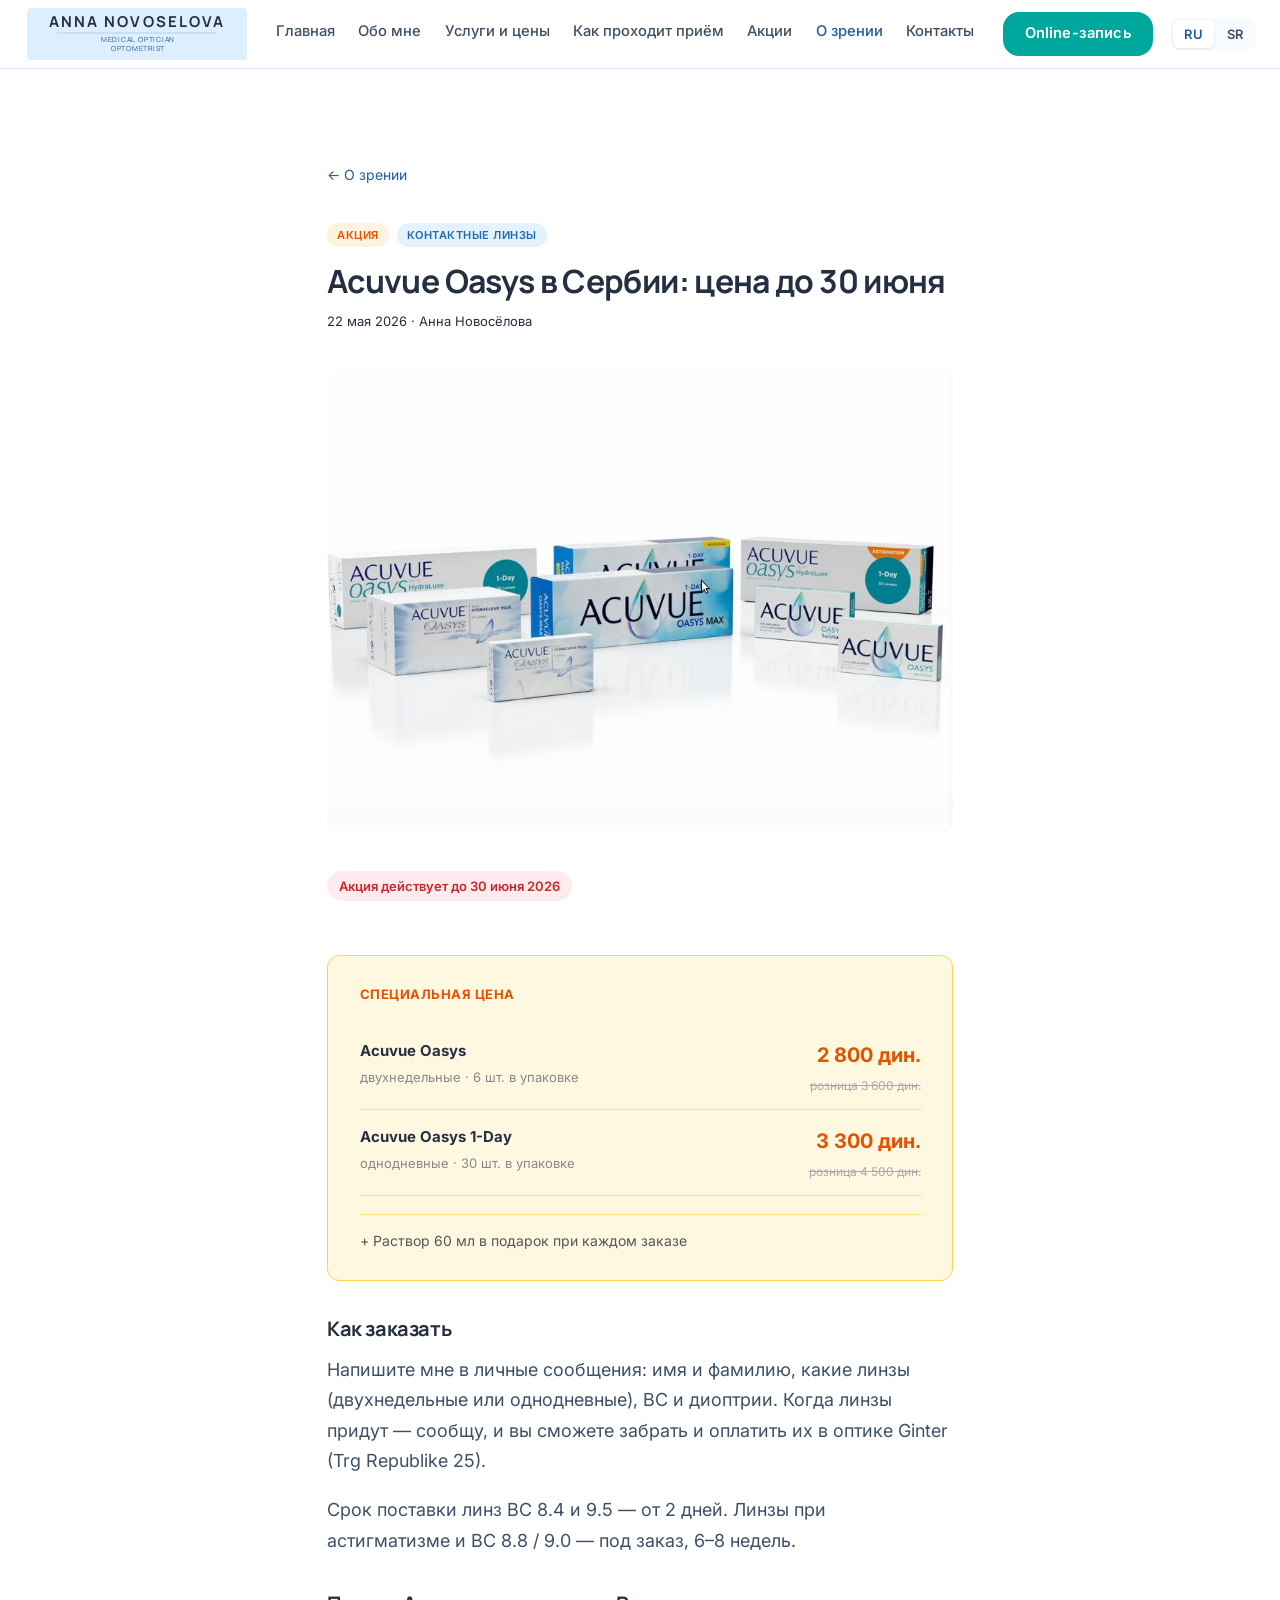
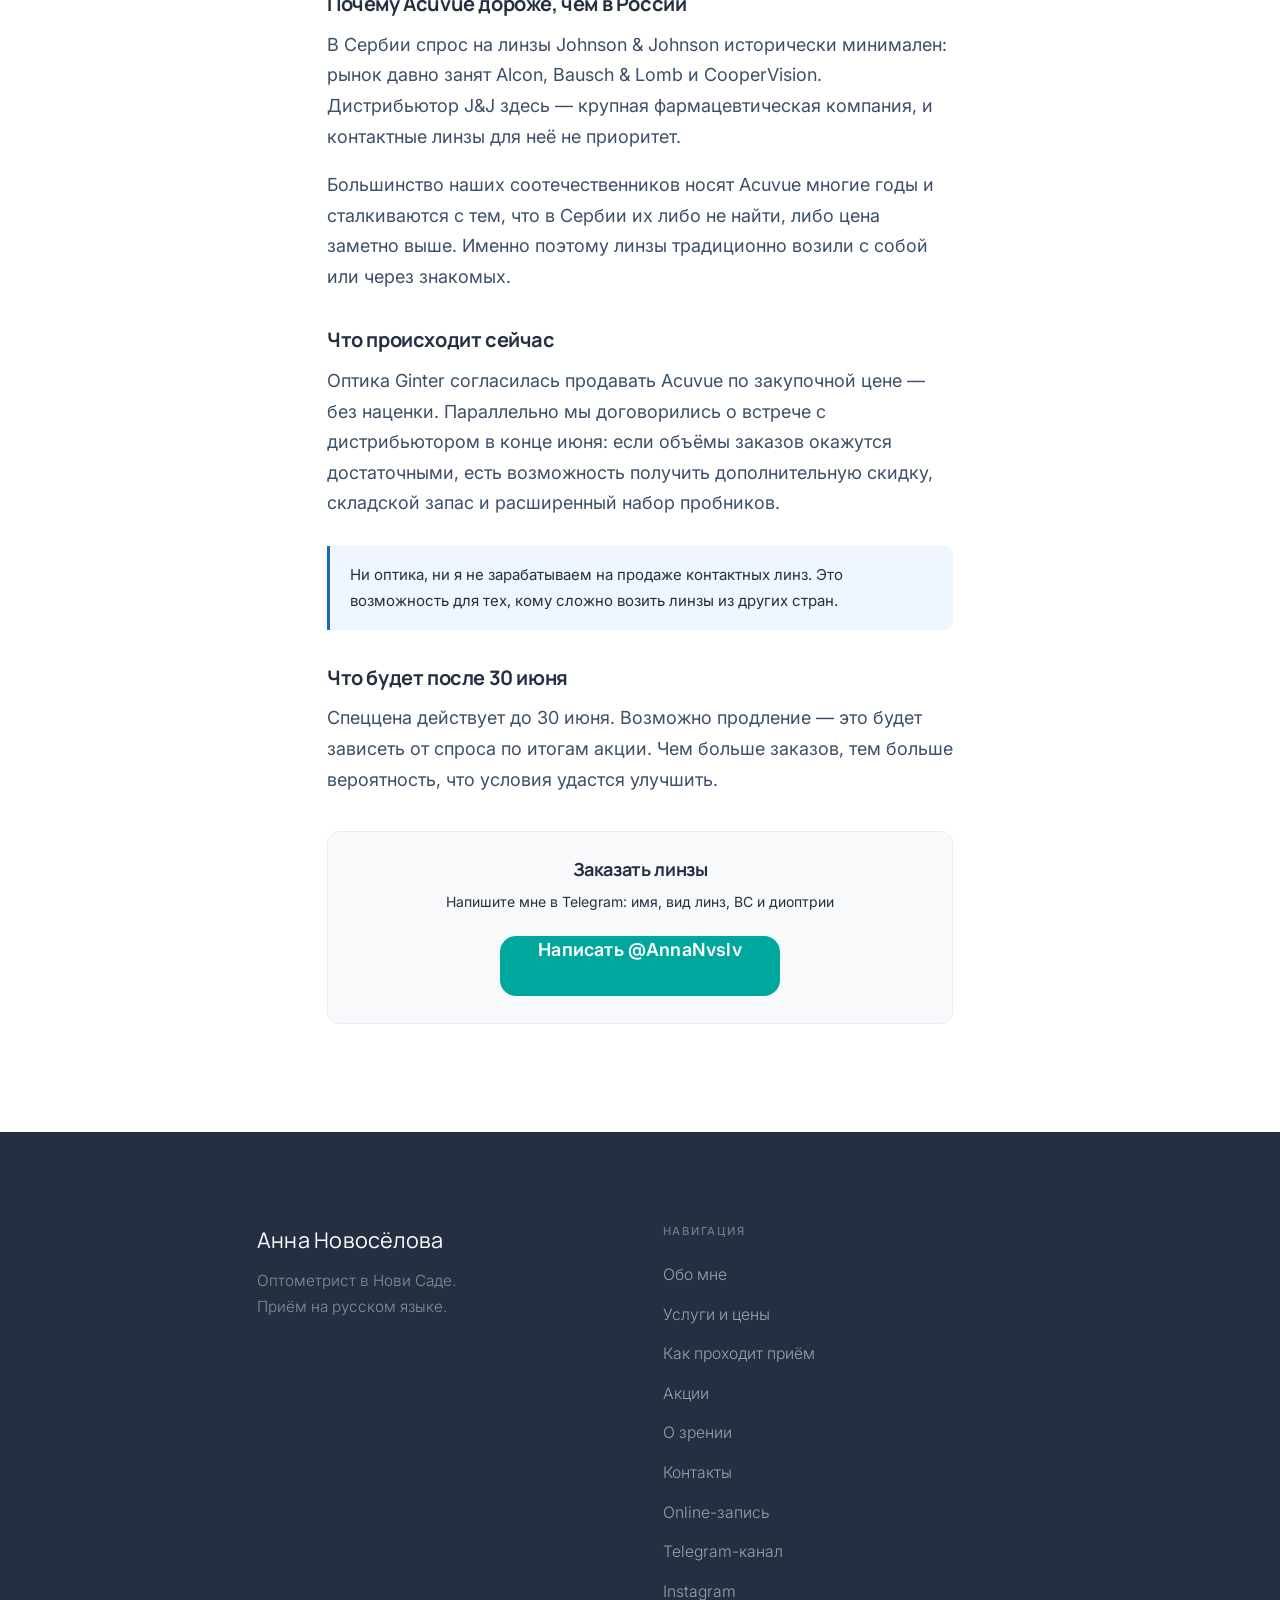
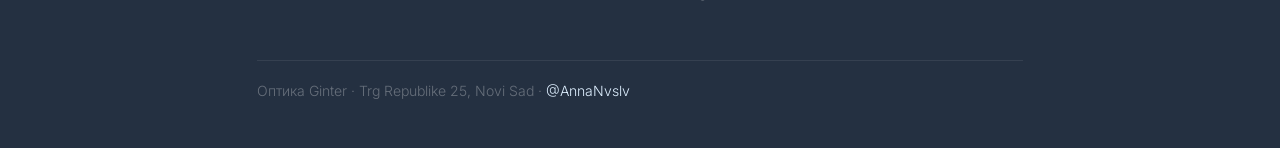
<file: articles/acuvue.html>
<!DOCTYPE html>
<html lang="ru">
<head>
  <meta charset="UTF-8">
  <meta name="viewport" content="width=device-width, initial-scale=1.0">
  <title>Acuvue Oasys в Сербии: спеццена до 30 июня — Анна Новосёлова</title>
  <link rel="stylesheet" href="../css/variables.css">
  <link rel="stylesheet" href="../css/base.css?v=2">
  <link rel="stylesheet" href="../css/nav.css?v=2">
  <link rel="stylesheet" href="../css/footer.css?v=2">
  <link rel="stylesheet" href="../css/pages/home.css?v=3">
  <style>
    .article { max-width: 680px; margin: 0 auto; padding: 5rem 1.5rem 4rem; }
    .article__back { font-size: 14px; color: var(--color-accent); text-decoration: none; display: inline-flex; align-items: center; gap: 6px; margin-bottom: 2rem; }
    .article__back:hover { text-decoration: underline; }
    .article__tags { display: flex; gap: 8px; flex-wrap: wrap; margin-bottom: .75rem; }
    .article__tag { font-size: 11px; font-weight: 600; letter-spacing: .5px; text-transform: uppercase; padding: 3px 10px; border-radius: 20px; }
    .article__tag--promo { background: #FFF3E0; color: #E65100; }
    .article__tag--lenses { background: #E3F2FD; color: #1A6DB5; }
    .article__title { font-size: 32px; font-weight: 700; line-height: 1.25; margin-bottom: .5rem; }
    .article__meta { font-size: 13px; color: var(--color-muted); margin-bottom: 2rem; }
    .article__hero { width: 100%; border-radius: 12px; margin-bottom: 2rem; display: block; }
    .article__body { font-size: 16px; line-height: 1.75; color: var(--color-text); }
    .article__body h2 { font-size: 20px; font-weight: 700; margin: 2rem 0 .75rem; }
    .article__body p { margin-bottom: 1rem; }
    .article__body ul { margin: 0 0 1rem 1.25rem; }
    .article__body ul li { margin-bottom: .4rem; }
    .promo-box { background: #FFF8E1; border: 1px solid #FFD54F; border-radius: 12px; padding: 1.5rem 1.75rem; margin: 1.5rem 0; }
    .promo-box__title { font-size: 13px; font-weight: 700; text-transform: uppercase; letter-spacing: .5px; color: #E65100; margin-bottom: 1rem; }
    .promo-item { display: flex; justify-content: space-between; align-items: flex-start; gap: 1rem; padding: .75rem 0; border-bottom: 1px solid #FFE082; }
    .promo-item:last-of-type { border-bottom: none; }
    .promo-item__name { font-size: 15px; font-weight: 700; }
    .promo-item__sub { font-size: 13px; color: #888; margin-top: 2px; }
    .promo-item__price { text-align: right; flex-shrink: 0; }
    .promo-item__price .new { font-size: 20px; font-weight: 700; color: #E65100; }
    .promo-item__price .old { font-size: 12px; color: #aaa; text-decoration: line-through; margin-top: 2px; }
    .promo-box__bonus { margin-top: 1rem; font-size: 14px; color: #555; border-top: 1px solid #FFE082; padding-top: .75rem; }
    .tip { background: #F0F6FF; border-left: 3px solid #1A6DB5; border-radius: 0 8px 8px 0; padding: .875rem 1.125rem; margin: 1.5rem 0; font-size: 15px; }
    .cta-box { background: var(--color-gray-50, #F8F9FA); border: 1px solid #e8edf4; border-radius: 12px; padding: 1.5rem 1.75rem; margin: 2rem 0; text-align: center; }
    .cta-box h3 { font-size: 18px; font-weight: 700; margin-bottom: .5rem; }
    .cta-box p { font-size: 14px; color: var(--color-muted); margin-bottom: 1.25rem; }
    .cta-box .btn { display: inline-block; }
    .deadline { display: inline-block; background: #FFEBEE; color: #C62828; font-size: 13px; font-weight: 600; padding: 4px 12px; border-radius: 20px; margin-bottom: 1.5rem; }
  </style>
<!-- Cloudflare Web Analytics --><script defer src="https://static.cloudflareinsights.com/beacon.min.js" data-cf-beacon='{"token": "08d0250450824208b3c99198b0dc224f"}'></script><!-- End Cloudflare Web Analytics -->
<script src="../js/track.js?v=1" defer></script>
</head>
<body>
<nav class="nav">
  <div class="container nav__inner">
    <a href="../index.html" class="nav__logo-svg" data-i18n-aria-label="nav.logo_aria_std" aria-label="Анна Новосёлова — медицинский оптик и оптометрист">
      <svg width="220" height="52" viewBox="0 0 220 52" xmlns="http://www.w3.org/2000/svg">
        <rect x="0" y="0" width="220" height="52" rx="4" fill="#DDEEFE"/>
        <text class="logo-name" x="110" y="19" text-anchor="middle">ANNA NOVOSELOVA</text>
        <line x1="30" y1="25" x2="190" y2="25" stroke="#1F5E9C" stroke-width="0.6" stroke-opacity="0.35"/>
        <text class="logo-sub" x="111" y="34" text-anchor="middle" style="font-size:7px;letter-spacing:0.11em">MEDICAL OPTICIAN</text>
        <text class="logo-sub" x="111" y="43" text-anchor="middle" style="font-size:7px;letter-spacing:0.11em">OPTOMETRIST</text>
      </svg>
    </a>
    <ul class="nav__links">
      <li><a href="../index.html" data-i18n="nav.home">Главная</a></li>
      <li><a href="../obo-mne.html" data-i18n="nav.about">Обо мне</a></li>
      <li><a href="../uslugi.html" data-i18n="nav.services">Услуги и цены</a></li>
      <li><a href="../priem.html" data-i18n="nav.appointment">Как проходит приём</a></li>
      <li><a href="../akcii.html" data-i18n="nav.promo">Акции</a></li>
      <li><a href="../o-zrenii.html" class="active" data-i18n="nav.vision">О зрении</a></li>
      <li><a href="../kontakty.html" data-i18n="nav.contacts">Контакты</a></li>
    </ul>
    <a href="https://annanvslv.github.io/anna-novoselova-bot/booking.html" class="btn nav__cta" target="_blank" data-i18n="nav.booking_cta">Online-запись</a>
    <div class="lang-switch" role="group" aria-label="Language / Jezik">
      <button type="button" class="lang-switch__btn" data-lang="ru">RU</button>
      <button type="button" class="lang-switch__btn" data-lang="sr">SR</button>
    </div>
    <button class="nav__burger" data-i18n-aria-label="nav.burger_aria" aria-label="Меню"><span></span><span></span><span></span></button>
  </div>
</nav>

<div class="article">
  <a href="../o-zrenii.html" class="article__back" data-i18n="vision.back_link">← О зрении</a>

  <div class="article__tags">
    <span class="article__tag article__tag--promo">Акция</span>
    <span class="article__tag article__tag--lenses">Контактные линзы</span>
  </div>
  <h1 class="article__title">Acuvue Oasys в Сербии: цена до 30 июня</h1>
  <div class="article__meta">22 мая 2026 · Анна Новосёлова</div>

  <img src="../images/acuvue.png" alt="Acuvue Oasys" class="article__hero">

  <span class="deadline">Акция действует до 30 июня 2026</span>

  <div class="article__body">

    <div class="promo-box">
      <div class="promo-box__title">Специальная цена</div>

      <div class="promo-item">
        <div>
          <div class="promo-item__name">Acuvue Oasys</div>
          <div class="promo-item__sub">двухнедельные · 6 шт. в упаковке</div>
        </div>
        <div class="promo-item__price">
          <div class="new">2 800 дин.</div>
          <div class="old">розница 3 600 дин.</div>
        </div>
      </div>

      <div class="promo-item">
        <div>
          <div class="promo-item__name">Acuvue Oasys 1-Day</div>
          <div class="promo-item__sub">однодневные · 30 шт. в упаковке</div>
        </div>
        <div class="promo-item__price">
          <div class="new">3 300 дин.</div>
          <div class="old">розница 4 500 дин.</div>
        </div>
      </div>

      <div class="promo-box__bonus">+ Раствор 60 мл в подарок при каждом заказе</div>
    </div>

    <h2>Как заказать</h2>
    <p>Напишите мне в личные сообщения: имя и фамилию, какие линзы (двухнедельные или однодневные), BC и диоптрии. Когда линзы придут — сообщу, и вы сможете забрать и оплатить их в оптике Ginter (Trg Republike 25).</p>
    <p>Срок поставки линз BC 8.4 и 9.5 — от 2 дней. Линзы при астигматизме и BC 8.8 / 9.0 — под заказ, 6–8 недель.</p>

    <h2>Почему Acuvue дороже, чем в России</h2>
    <p>В Сербии спрос на линзы Johnson & Johnson исторически минимален: рынок давно занят Alcon, Bausch & Lomb и CooperVision. Дистрибьютор J&J здесь — крупная фармацевтическая компания, и контактные линзы для неё не приоритет.</p>
    <p>Большинство наших соотечественников носят Acuvue многие годы и сталкиваются с тем, что в Сербии их либо не найти, либо цена заметно выше. Именно поэтому линзы традиционно возили с собой или через знакомых.</p>

    <h2>Что происходит сейчас</h2>
    <p>Оптика Ginter согласилась продавать Acuvue по закупочной цене — без наценки. Параллельно мы договорились о встрече с дистрибьютором в конце июня: если объёмы заказов окажутся достаточными, есть возможность получить дополнительную скидку, складской запас и расширенный набор пробников.</p>

    <div class="tip">Ни оптика, ни я не зарабатываем на продаже контактных линз. Это возможность для тех, кому сложно возить линзы из других стран.</div>

    <h2>Что будет после 30 июня</h2>
    <p>Спеццена действует до 30 июня. Возможно продление — это будет зависеть от спроса по итогам акции. Чем больше заказов, тем больше вероятность, что условия удастся улучшить.</p>

    <div class="cta-box">
      <h3>Заказать линзы</h3>
      <p>Напишите мне в Telegram: имя, вид линз, BC и диоптрии</p>
      <a href="https://t.me/AnnaNvslv" target="_blank" class="btn">Написать @AnnaNvslv</a>
    </div>

  </div>
</div>

<footer class="footer">
  <div class="container">
    <div class="footer__grid">
      <div>
        <div class="footer__logo" data-i18n="footer.logo">Анна Новосёлова</div>
        <p class="footer__tagline" data-i18n="footer.tagline_services">Оптометрист в Нови Саде.<br>Приём на русском языке.</p>
      </div>
      <div>
        <p class="footer__heading" data-i18n="footer.heading">Навигация</p>
        <ul class="footer__links">
          <li><a href="../obo-mne.html" data-i18n="nav.about">Обо мне</a></li>
          <li><a href="../uslugi.html" data-i18n="nav.services">Услуги и цены</a></li>
          <li><a href="../priem.html" data-i18n="nav.appointment">Как проходит приём</a></li>
          <li><a href="../akcii.html" data-i18n="nav.promo">Акции</a></li>
          <li><a href="../o-zrenii.html" data-i18n="nav.vision">О зрении</a></li>
          <li><a href="../kontakty.html" data-i18n="nav.contacts">Контакты</a></li>
          <li><a href="https://annanvslv.github.io/anna-novoselova-bot/booking.html" target="_blank" data-i18n="nav.booking_cta">Online-запись</a></li>
          <li><a href="https://t.me/optometrist_anna_ns" target="_blank" data-i18n="footer.telegram_channel">Telegram-канал</a></li>
          <li><a href="https://instagram.com/optika_ginter" target="_blank" data-i18n="footer.instagram">Instagram</a></li>
        </ul>
      </div>
    </div>
    <div class="footer__bottom">
      Оптика Ginter · Trg Republike 25, Novi Sad · <a href="https://t.me/AnnaNvslv" style="color:var(--color-accent-light)">@AnnaNvslv</a>
    </div>
  </div>
</footer>
<script src="../js/i18n.js"></script>
<script src="../js/nav.js"></script>
</body>
</html>
</file>
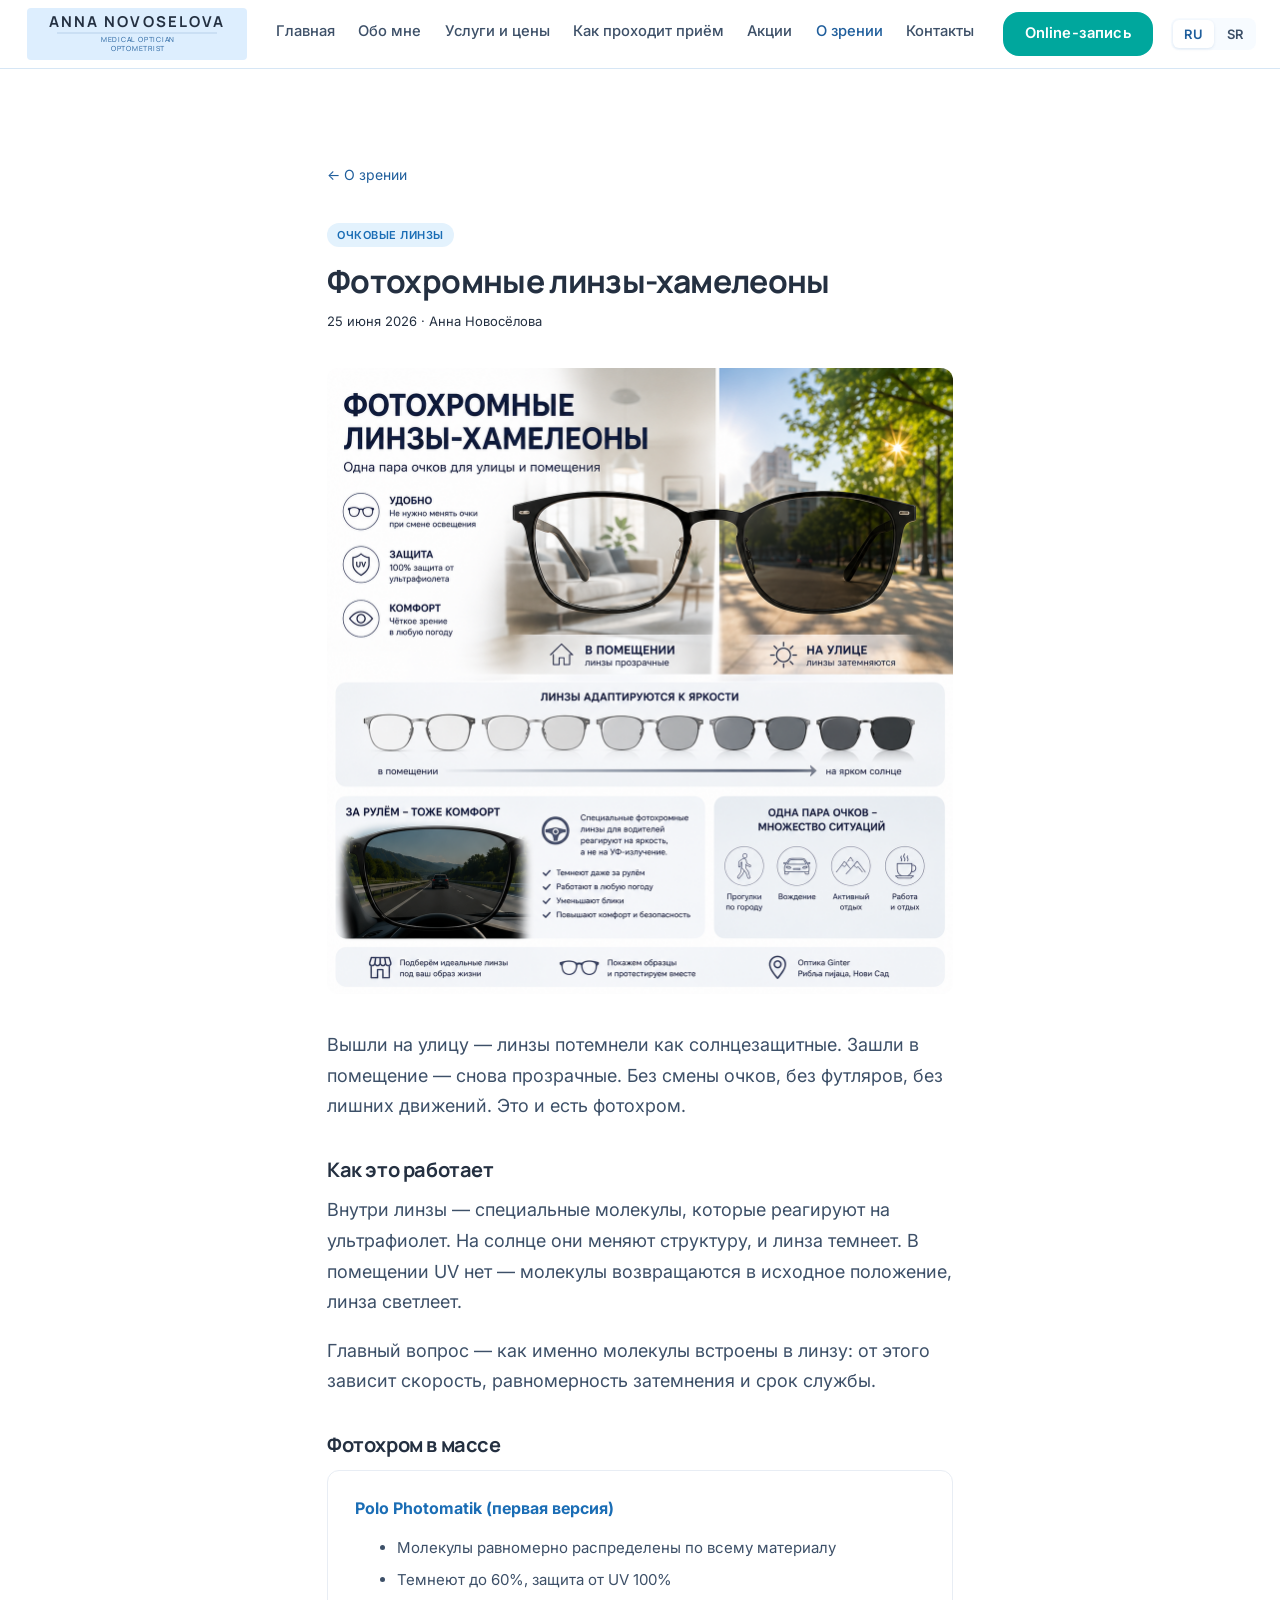
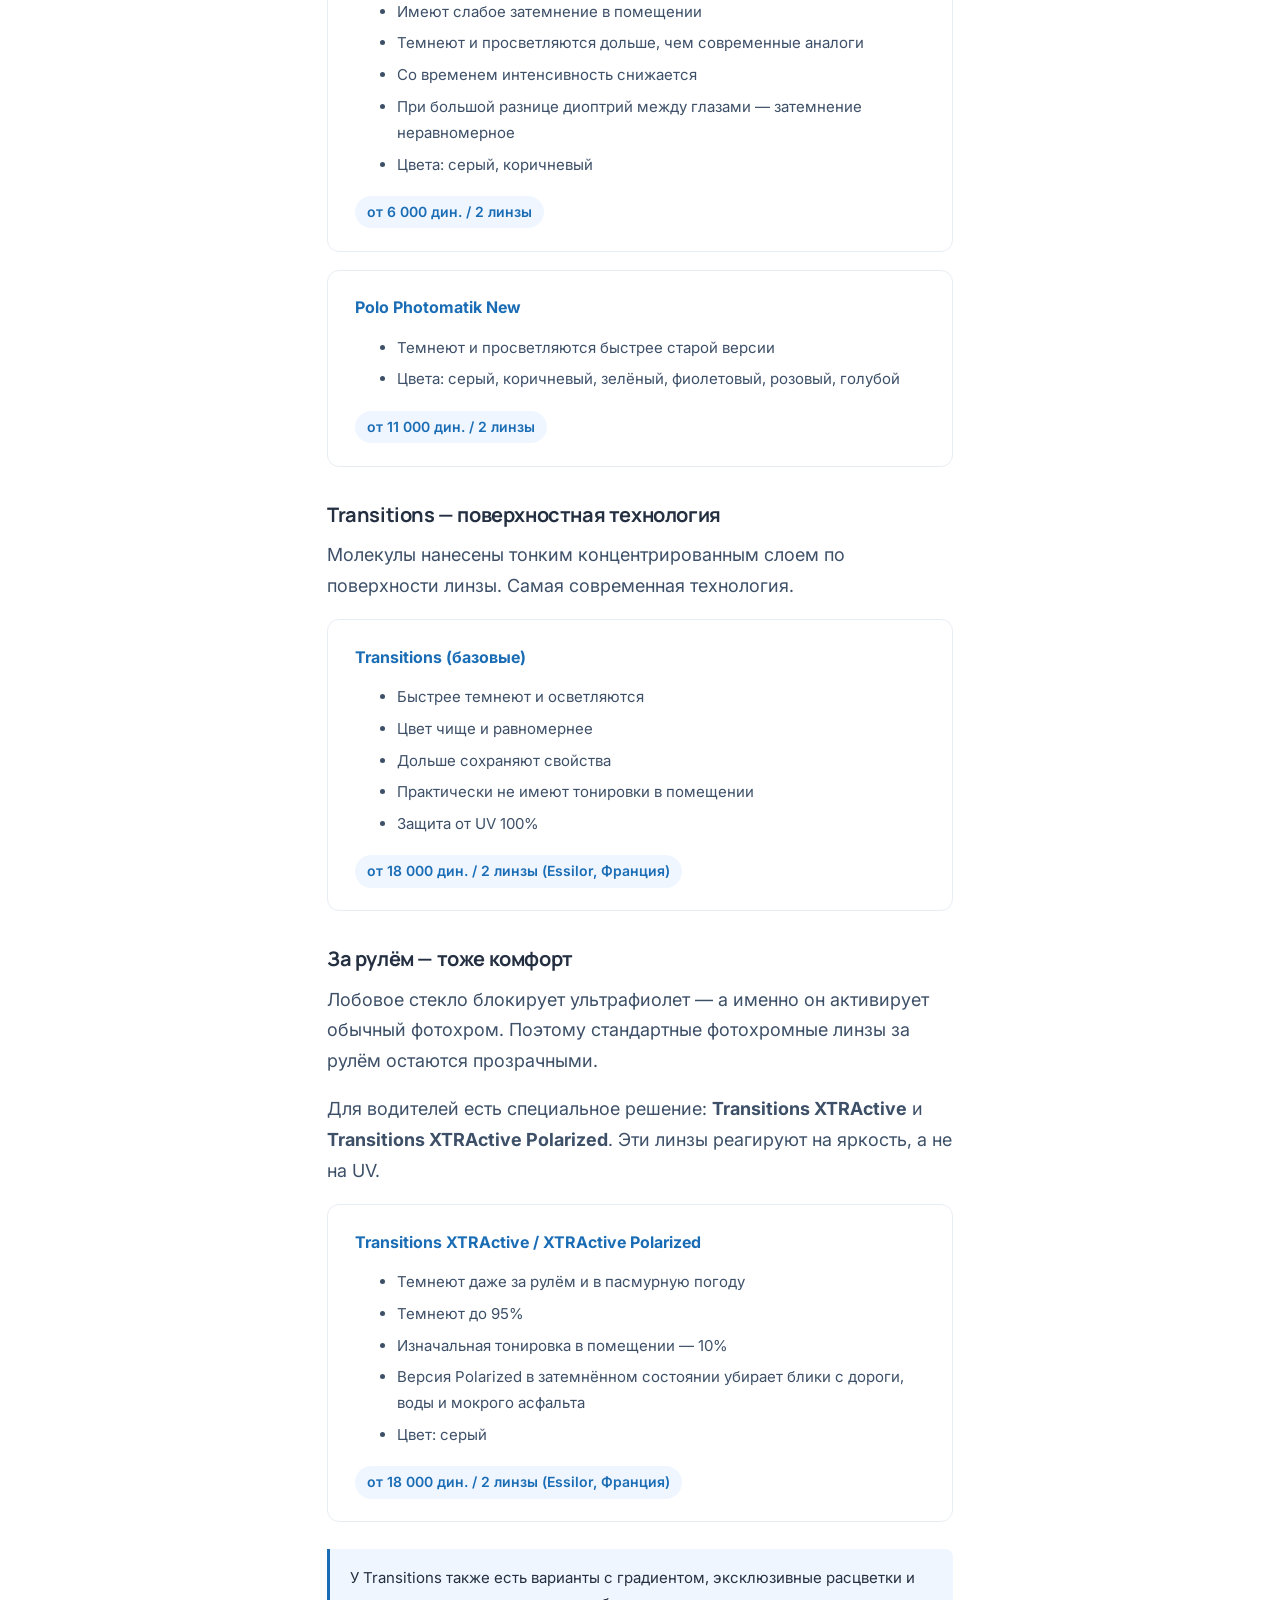
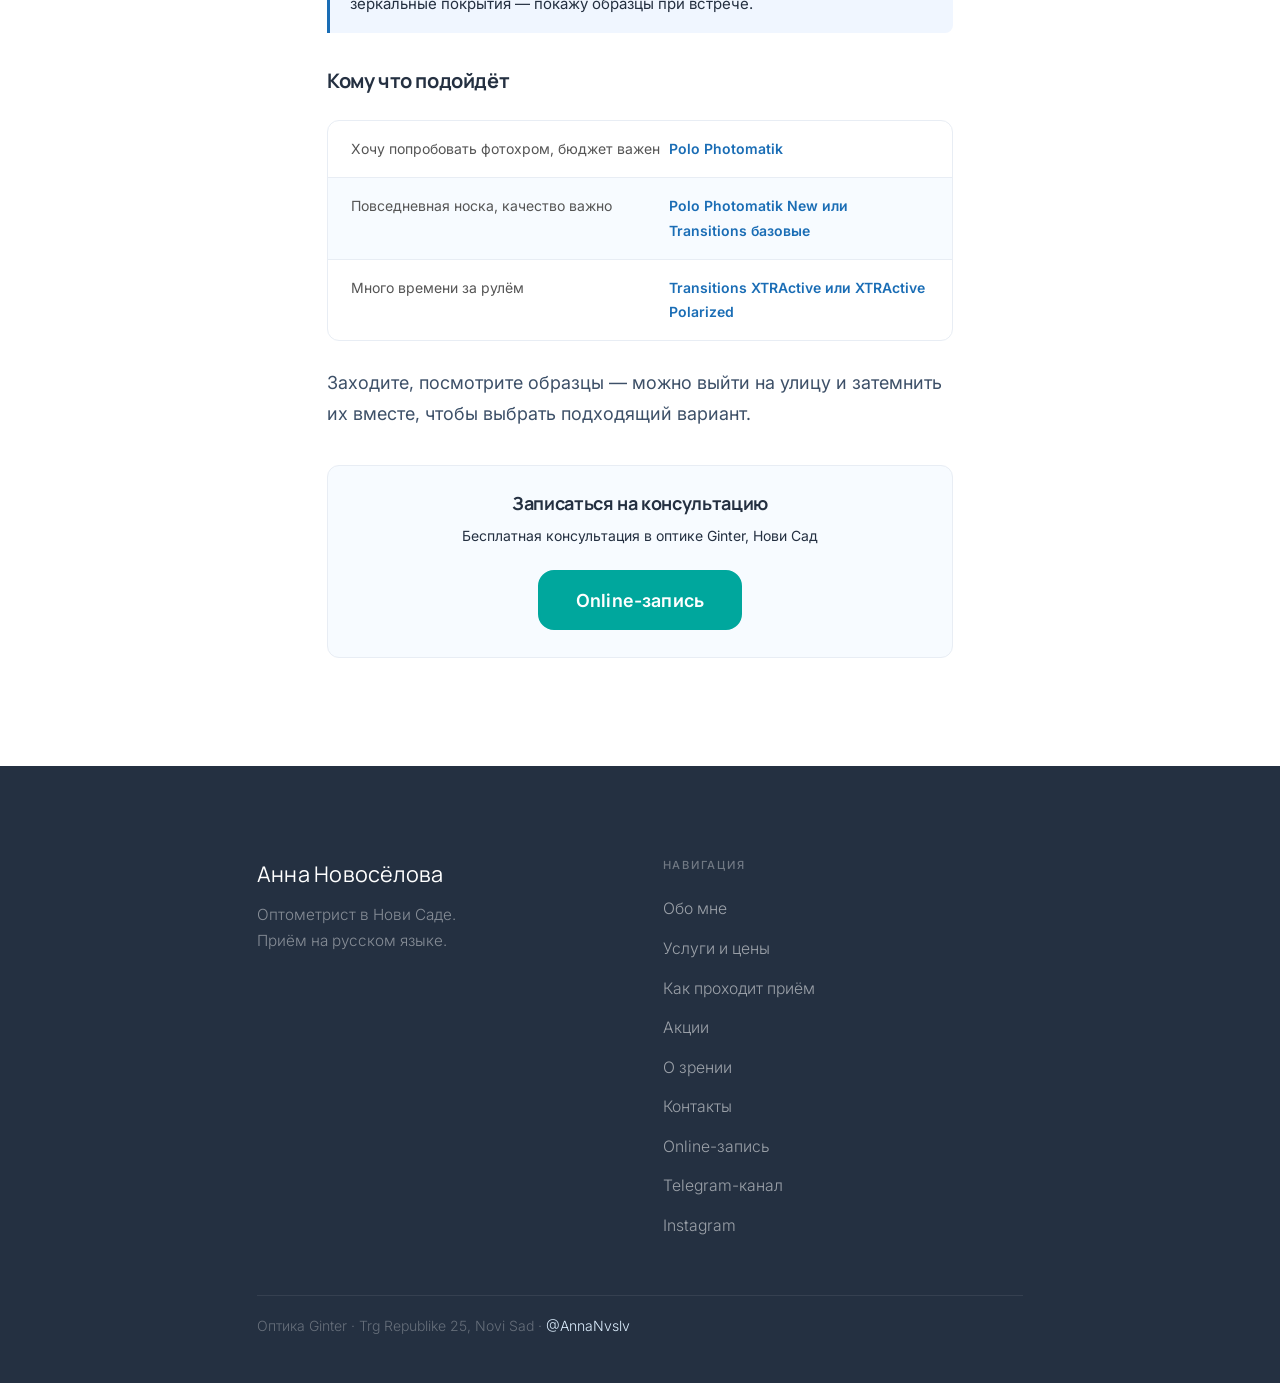
<file: articles/fotohrom.html>
<!DOCTYPE html>
<html lang="ru">
<head>
  <meta charset="UTF-8">
  <meta name="viewport" content="width=device-width, initial-scale=1.0">
  <title>Фотохромные линзы-хамелеоны: как работают и цены — Анна Новосёлова</title>
  <link rel="stylesheet" href="../css/variables.css">
  <link rel="stylesheet" href="../css/base.css?v=2">
  <link rel="stylesheet" href="../css/nav.css?v=2">
  <link rel="stylesheet" href="../css/footer.css?v=2">
  <link rel="stylesheet" href="../css/pages/home.css?v=3">
  <style>
    .article { max-width: 680px; margin: 0 auto; padding: 5rem 1.5rem 4rem; }
    .article__back { font-size: 14px; color: var(--color-accent); text-decoration: none; display: inline-flex; align-items: center; gap: 6px; margin-bottom: 2rem; }
    .article__back:hover { text-decoration: underline; }
    .article__tags { display: flex; gap: 8px; flex-wrap: wrap; margin-bottom: .75rem; }
    .article__tag { font-size: 11px; font-weight: 600; letter-spacing: .5px; text-transform: uppercase; padding: 3px 10px; border-radius: 20px; background: #E3F2FD; color: #1A6DB5; }
    .article__title { font-size: 32px; font-weight: 700; line-height: 1.25; margin-bottom: .5rem; }
    .article__meta { font-size: 13px; color: var(--color-muted); margin-bottom: 2rem; }
    .article__hero { width: 100%; border-radius: 12px; margin-bottom: 2rem; display: block; }
    .article__body { font-size: 16px; line-height: 1.75; color: var(--color-text); }
    .article__body h2 { font-size: 20px; font-weight: 700; margin: 2rem 0 .75rem; }
    .article__body p { margin-bottom: 1rem; }
    .article__body ul { margin: 0 0 1rem 1.25rem; }
    .article__body ul li { margin-bottom: .4rem; }
    .tip { background: #F0F6FF; border-left: 3px solid #1A6DB5; border-radius: 0 8px 8px 0; padding: .875rem 1.125rem; margin: 1.5rem 0; font-size: 15px; }
    .lens-card { background: #fff; border: 1px solid #e8edf4; border-radius: 12px; padding: 1.25rem 1.5rem; margin-bottom: 1rem; }
    .lens-card__title { font-size: 16px; font-weight: 700; color: #1A6DB5; margin-bottom: .75rem; }
    .lens-card ul { margin: 0 0 .75rem 1.1rem; }
    .lens-card ul li { margin-bottom: .3rem; font-size: 15px; }
    .lens-card__price { display: inline-block; background: #F0F6FF; color: #1A6DB5; font-size: 14px; font-weight: 600; padding: 4px 12px; border-radius: 20px; margin-top: .25rem; }
    .choice-table { border: 1px solid #e8edf4; border-radius: 12px; overflow: hidden; margin: 1.5rem 0; }
    .choice-row { display: flex; gap: 0; padding: .875rem 1.25rem; border-bottom: 1px solid #e8edf4; align-items: flex-start; }
    .choice-row:last-child { border-bottom: none; }
    .choice-row:nth-child(even) { background: #F7FBFF; }
    .choice-row__q { font-size: 14px; color: #555; flex: 0 0 55%; }
    .choice-row__a { font-size: 14px; font-weight: 600; color: #1A6DB5; flex: 1; }
    .cta-box { background: #F7FBFF; border: 1px solid #e8edf4; border-radius: 12px; padding: 1.5rem 1.75rem; margin: 2rem 0; text-align: center; }
    .cta-box h3 { font-size: 18px; font-weight: 700; margin-bottom: .5rem; }
    .cta-box p { font-size: 14px; color: var(--color-muted); margin-bottom: 1.25rem; }
  </style>
<!-- Cloudflare Web Analytics --><script defer src="https://static.cloudflareinsights.com/beacon.min.js" data-cf-beacon='{"token": "08d0250450824208b3c99198b0dc224f"}'></script><!-- End Cloudflare Web Analytics -->
<script src="../js/track.js?v=1" defer></script>
</head>
<body>
<nav class="nav">
  <div class="container nav__inner">
    <a href="../index.html" class="nav__logo-svg" data-i18n-aria-label="nav.logo_aria_std" aria-label="Анна Новосёлова — медицинский оптик и оптометрист">
      <svg width="220" height="52" viewBox="0 0 220 52" xmlns="http://www.w3.org/2000/svg">
        <rect x="0" y="0" width="220" height="52" rx="4" fill="#DDEEFE"/>
        <text class="logo-name" x="110" y="19" text-anchor="middle">ANNA NOVOSELOVA</text>
        <line x1="30" y1="25" x2="190" y2="25" stroke="#1F5E9C" stroke-width="0.6" stroke-opacity="0.35"/>
        <text class="logo-sub" x="111" y="34" text-anchor="middle" style="font-size:7px;letter-spacing:0.11em">MEDICAL OPTICIAN</text>
        <text class="logo-sub" x="111" y="43" text-anchor="middle" style="font-size:7px;letter-spacing:0.11em">OPTOMETRIST</text>
      </svg>
    </a>
    <ul class="nav__links">
      <li><a href="../index.html" data-i18n="nav.home">Главная</a></li>
      <li><a href="../obo-mne.html" data-i18n="nav.about">Обо мне</a></li>
      <li><a href="../uslugi.html" data-i18n="nav.services">Услуги и цены</a></li>
      <li><a href="../priem.html" data-i18n="nav.appointment">Как проходит приём</a></li>
      <li><a href="../akcii.html" data-i18n="nav.promo">Акции</a></li>
      <li><a href="../o-zrenii.html" class="active" data-i18n="nav.vision">О зрении</a></li>
      <li><a href="../kontakty.html" data-i18n="nav.contacts">Контакты</a></li>
    </ul>
    <a href="https://annanvslv.github.io/anna-novoselova-bot/booking.html" class="btn nav__cta" target="_blank" data-i18n="nav.booking_cta">Online-запись</a>
    <div class="lang-switch" role="group" aria-label="Language / Jezik">
      <button type="button" class="lang-switch__btn" data-lang="ru">RU</button>
      <button type="button" class="lang-switch__btn" data-lang="sr">SR</button>
    </div>
    <button class="nav__burger" data-i18n-aria-label="nav.burger_aria" aria-label="Меню"><span></span><span></span><span></span></button>
  </div>
</nav>

<div class="article">
  <a href="../o-zrenii.html" class="article__back" data-i18n="vision.back_link">← О зрении</a>

  <div class="article__tags">
    <span class="article__tag">Очковые линзы</span>
  </div>
  <h1 class="article__title">Фотохромные линзы-хамелеоны</h1>
  <div class="article__meta">25 июня 2026 · Анна Новосёлова</div>

  <img src="../images/fotohrom.png" alt="Фотохромные линзы-хамелеоны" class="article__hero">

  <div class="article__body">

    <p>Вышли на улицу — линзы потемнели как солнцезащитные. Зашли в помещение — снова прозрачные. Без смены очков, без футляров, без лишних движений. Это и есть фотохром.</p>

    <h2>Как это работает</h2>
    <p>Внутри линзы — специальные молекулы, которые реагируют на ультрафиолет. На солнце они меняют структуру, и линза темнеет. В помещении UV нет — молекулы возвращаются в исходное положение, линза светлеет.</p>
    <p>Главный вопрос — как именно молекулы встроены в линзу: от этого зависит скорость, равномерность затемнения и срок службы.</p>

    <h2>Фотохром в массе</h2>
    <div class="lens-card">
      <div class="lens-card__title">Polo Photomatik (первая версия)</div>
      <ul>
        <li>Молекулы равномерно распределены по всему материалу</li>
        <li>Темнеют до 60%, защита от UV 100%</li>
        <li>Имеют слабое затемнение в помещении</li>
        <li>Темнеют и просветляются дольше, чем современные аналоги</li>
        <li>Со временем интенсивность снижается</li>
        <li>При большой разнице диоптрий между глазами — затемнение неравномерное</li>
        <li>Цвета: серый, коричневый</li>
      </ul>
      <span class="lens-card__price">от 6 000 дин. / 2 линзы</span>
    </div>

    <div class="lens-card">
      <div class="lens-card__title">Polo Photomatik New</div>
      <ul>
        <li>Темнеют и просветляются быстрее старой версии</li>
        <li>Цвета: серый, коричневый, зелёный, фиолетовый, розовый, голубой</li>
      </ul>
      <span class="lens-card__price">от 11 000 дин. / 2 линзы</span>
    </div>

    <h2>Transitions — поверхностная технология</h2>
    <p>Молекулы нанесены тонким концентрированным слоем по поверхности линзы. Самая современная технология.</p>
    <div class="lens-card">
      <div class="lens-card__title">Transitions (базовые)</div>
      <ul>
        <li>Быстрее темнеют и осветляются</li>
        <li>Цвет чище и равномернее</li>
        <li>Дольше сохраняют свойства</li>
        <li>Практически не имеют тонировки в помещении</li>
        <li>Защита от UV 100%</li>
      </ul>
      <span class="lens-card__price">от 18 000 дин. / 2 линзы (Essilor, Франция)</span>
    </div>

    <h2>За рулём — тоже комфорт</h2>
    <p>Лобовое стекло блокирует ультрафиолет — а именно он активирует обычный фотохром. Поэтому стандартные фотохромные линзы за рулём остаются прозрачными.</p>
    <p>Для водителей есть специальное решение: <strong>Transitions XTRActive</strong> и <strong>Transitions XTRActive Polarized</strong>. Эти линзы реагируют на яркость, а не на UV.</p>
    <div class="lens-card">
      <div class="lens-card__title">Transitions XTRActive / XTRActive Polarized</div>
      <ul>
        <li>Темнеют даже за рулём и в пасмурную погоду</li>
        <li>Темнеют до 95%</li>
        <li>Изначальная тонировка в помещении — 10%</li>
        <li>Версия Polarized в затемнённом состоянии убирает блики с дороги, воды и мокрого асфальта</li>
        <li>Цвет: серый</li>
      </ul>
      <span class="lens-card__price">от 18 000 дин. / 2 линзы (Essilor, Франция)</span>
    </div>

    <div class="tip">У Transitions также есть варианты с градиентом, эксклюзивные расцветки и зеркальные покрытия — покажу образцы при встрече.</div>

    <h2>Кому что подойдёт</h2>
    <div class="choice-table">
      <div class="choice-row">
        <div class="choice-row__q">Хочу попробовать фотохром, бюджет важен</div>
        <div class="choice-row__a">Polo Photomatik</div>
      </div>
      <div class="choice-row">
        <div class="choice-row__q">Повседневная носка, качество важно</div>
        <div class="choice-row__a">Polo Photomatik New или Transitions базовые</div>
      </div>
      <div class="choice-row">
        <div class="choice-row__q">Много времени за рулём</div>
        <div class="choice-row__a">Transitions XTRActive или XTRActive Polarized</div>
      </div>
    </div>

    <p>Заходите, посмотрите образцы — можно выйти на улицу и затемнить их вместе, чтобы выбрать подходящий вариант.</p>

    <div class="cta-box">
      <h3>Записаться на консультацию</h3>
      <p>Бесплатная консультация в оптике Ginter, Нови Сад</p>
      <a href="https://annanvslv.github.io/anna-novoselova-bot/booking.html" class="btn" target="_blank">Online-запись</a>
    </div>

  </div>
</div>

<footer class="footer">
  <div class="container">
    <div class="footer__grid">
      <div>
        <div class="footer__logo" data-i18n="footer.logo">Анна Новосёлова</div>
        <p class="footer__tagline" data-i18n="footer.tagline_services">Оптометрист в Нови Саде.<br>Приём на русском языке.</p>
      </div>
      <div>
        <p class="footer__heading" data-i18n="footer.heading">Навигация</p>
        <ul class="footer__links">
          <li><a href="../obo-mne.html" data-i18n="nav.about">Обо мне</a></li>
          <li><a href="../uslugi.html" data-i18n="nav.services">Услуги и цены</a></li>
          <li><a href="../priem.html" data-i18n="nav.appointment">Как проходит приём</a></li>
          <li><a href="../akcii.html" data-i18n="nav.promo">Акции</a></li>
          <li><a href="../o-zrenii.html" data-i18n="nav.vision">О зрении</a></li>
          <li><a href="../kontakty.html" data-i18n="nav.contacts">Контакты</a></li>
          <li><a href="https://annanvslv.github.io/anna-novoselova-bot/booking.html" target="_blank" data-i18n="nav.booking_cta">Online-запись</a></li>
          <li><a href="https://t.me/optometrist_anna_ns" target="_blank" data-i18n="footer.telegram_channel">Telegram-канал</a></li>
          <li><a href="https://instagram.com/optika_ginter" target="_blank" data-i18n="footer.instagram">Instagram</a></li>
        </ul>
      </div>
    </div>
    <div class="footer__bottom">
      Оптика Ginter · Trg Republike 25, Novi Sad · <a href="https://t.me/AnnaNvslv" style="color:var(--color-accent-light)">@AnnaNvslv</a>
    </div>
  </div>
</footer>
<script src="../js/i18n.js"></script>
<script src="../js/nav.js"></script>
</body>
</html>
</file>
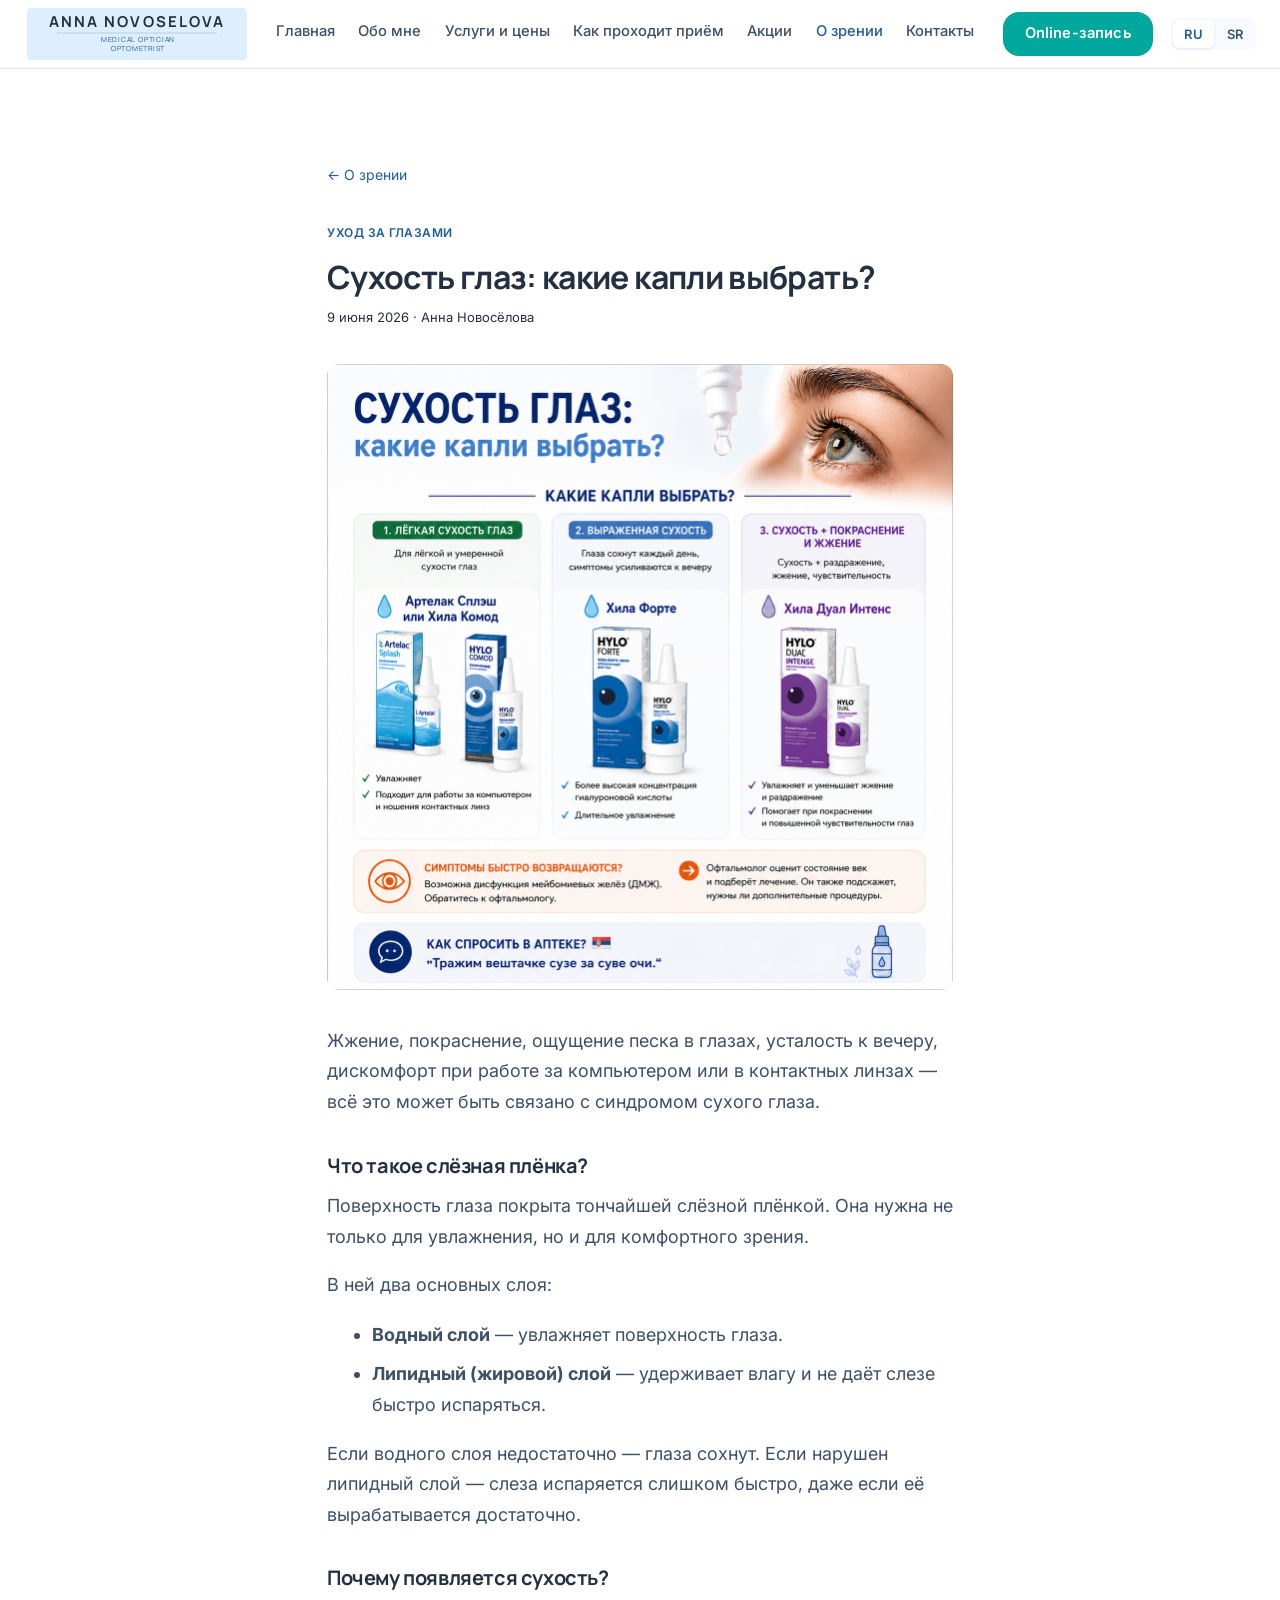
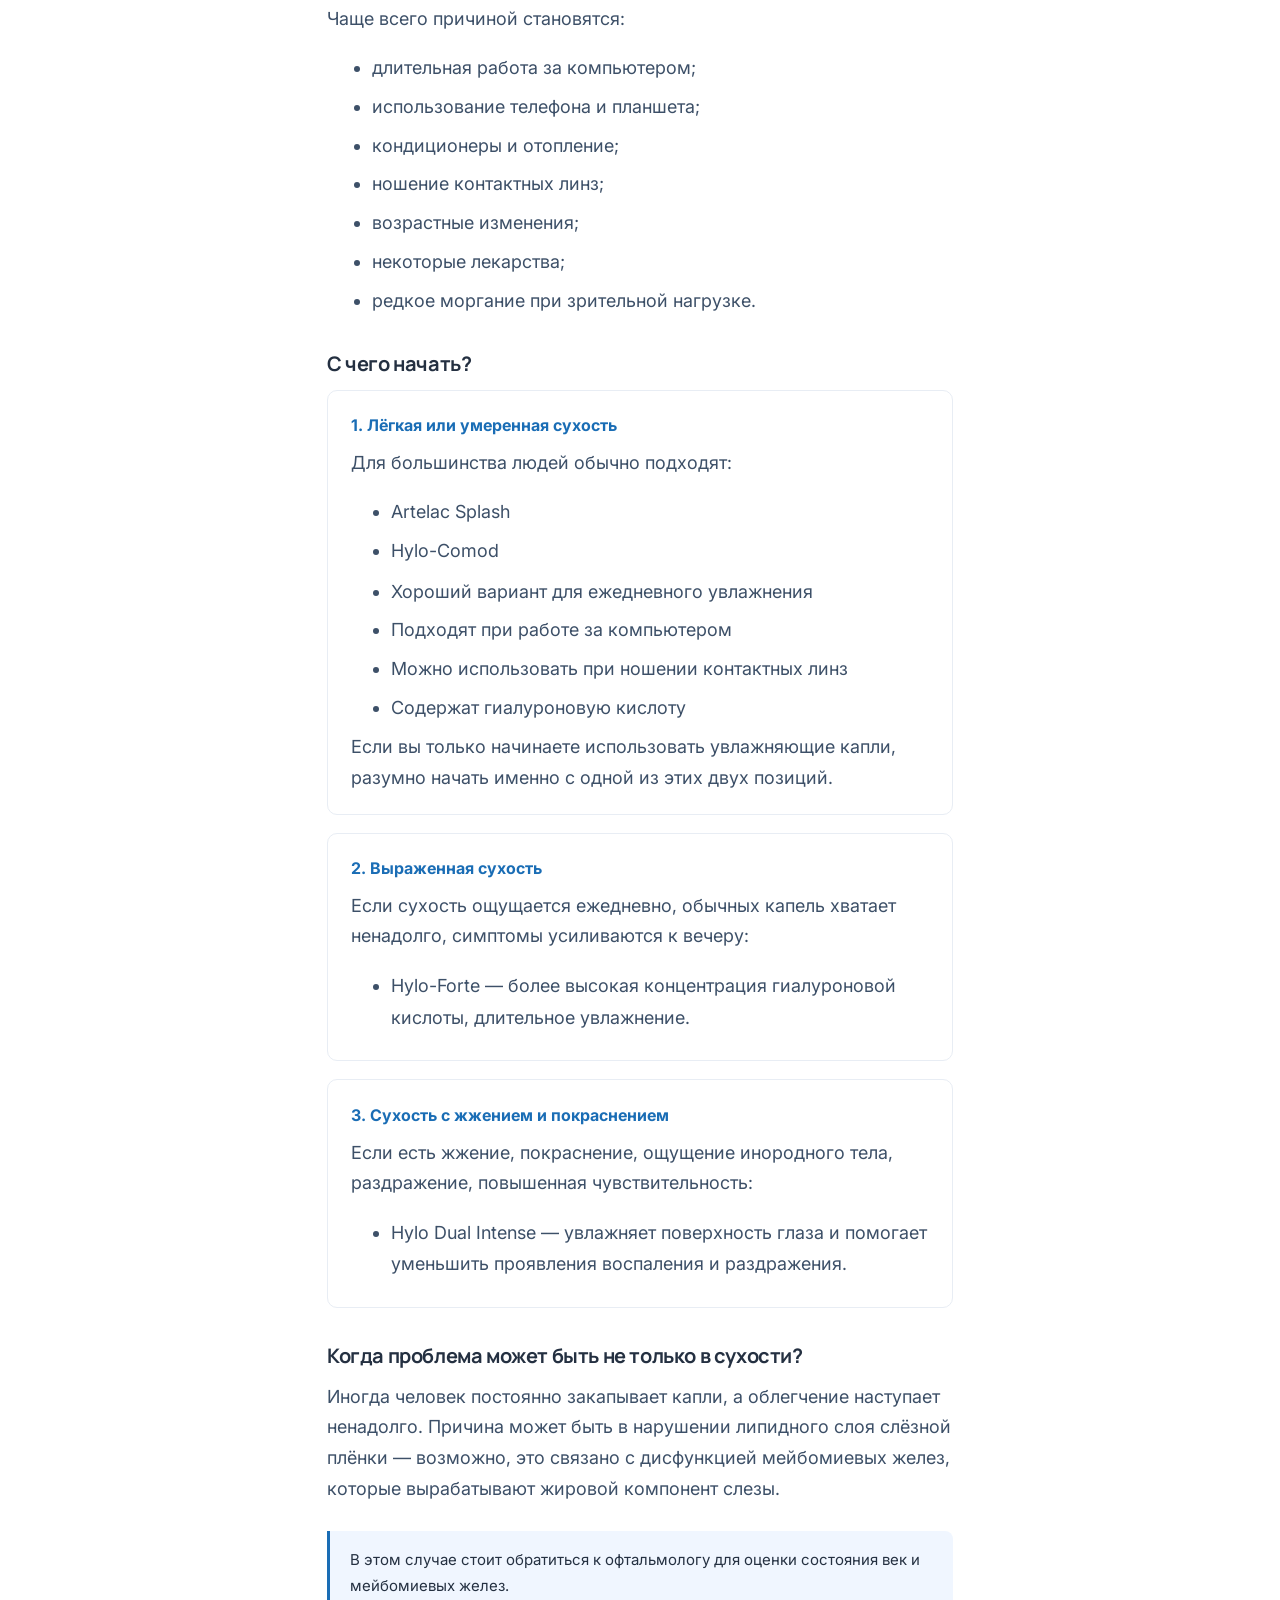
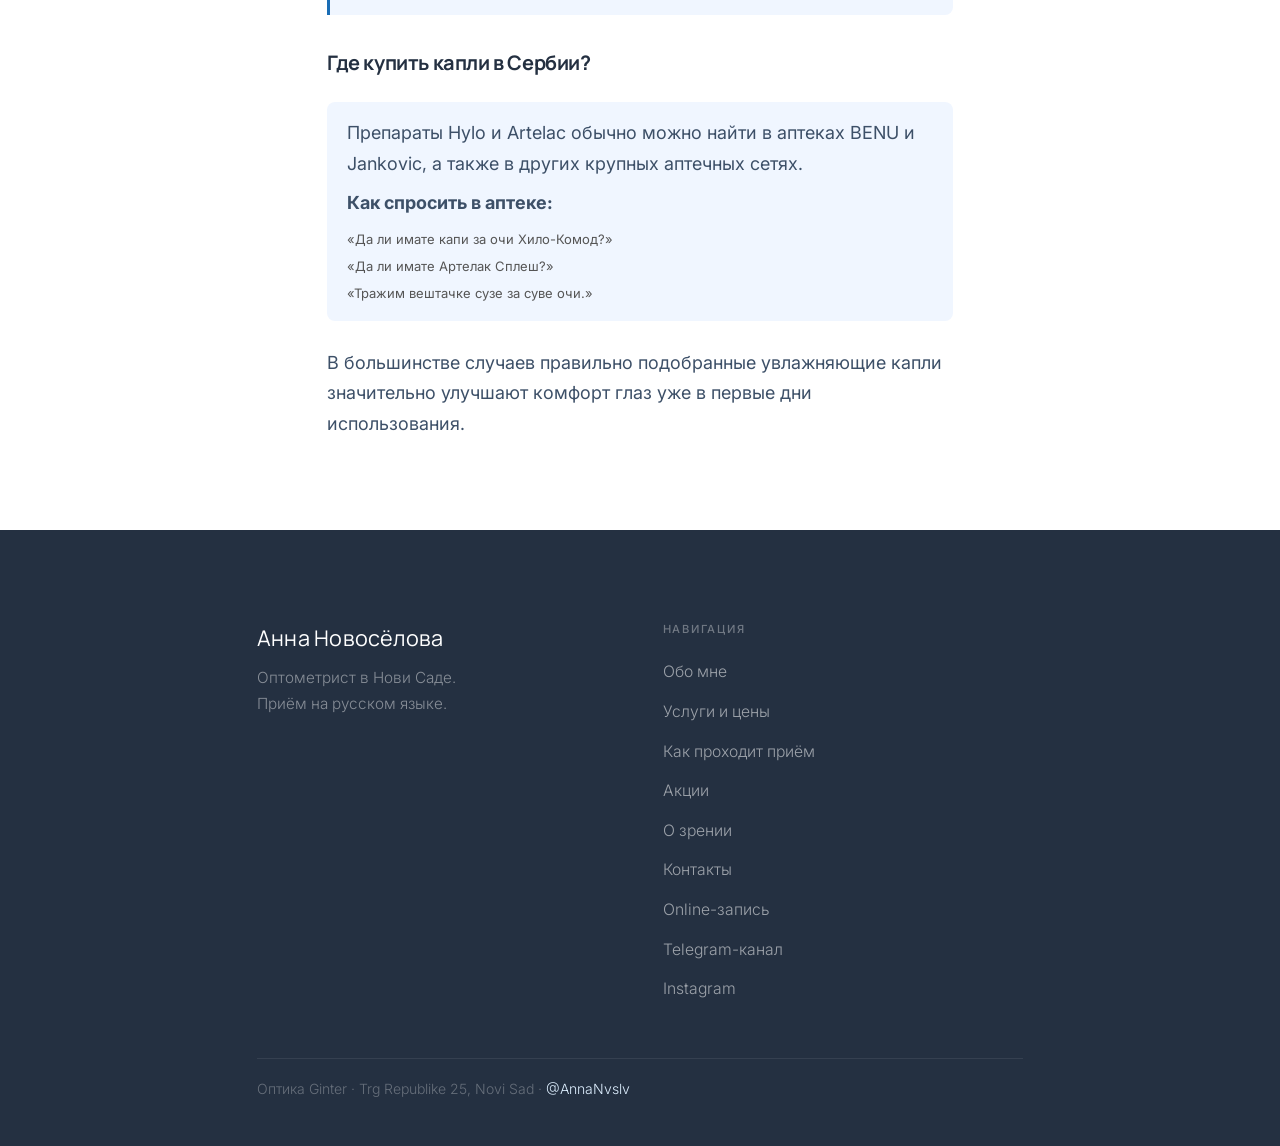
<file: articles/suhost-glaz.html>
<!DOCTYPE html>
<html lang="ru">
<head>
  <meta charset="UTF-8">
  <meta name="viewport" content="width=device-width, initial-scale=1.0">
  <title>Сухость глаз: какие капли выбрать — Анна Новосёлова</title>
  <link rel="stylesheet" href="../css/variables.css">
  <link rel="stylesheet" href="../css/base.css?v=2">
  <link rel="stylesheet" href="../css/nav.css?v=2">
  <link rel="stylesheet" href="../css/footer.css?v=2">
  <link rel="stylesheet" href="../css/pages/home.css?v=3">
  <style>
    .article { max-width: 680px; margin: 0 auto; padding: 5rem 1.5rem 4rem; }
    .article__back { font-size: 14px; color: var(--color-accent); text-decoration: none; display: inline-flex; align-items: center; gap: 6px; margin-bottom: 2rem; }
    .article__back:hover { text-decoration: underline; }
    .article__tag { font-size: 12px; font-weight: 600; letter-spacing: .5px; text-transform: uppercase; color: var(--color-accent); margin-bottom: .75rem; }
    .article__title { font-size: 32px; font-weight: 700; line-height: 1.25; margin-bottom: .5rem; }
    .article__meta { font-size: 13px; color: var(--color-muted); margin-bottom: 2rem; }
    .article__hero { width: 100%; border-radius: 12px; margin-bottom: 2rem; display: block; }
    .article__body { font-size: 16px; line-height: 1.75; color: var(--color-text); }
    .article__body h2 { font-size: 20px; font-weight: 700; margin: 2rem 0 .75rem; }
    .article__body p { margin-bottom: 1rem; }
    .article__body ul { margin: 0 0 1rem 1.25rem; }
    .article__body ul li { margin-bottom: .4rem; }
    .article__body .tip { background: #F0F6FF; border-left: 3px solid #1A6DB5; border-radius: 0 8px 8px 0; padding: .875rem 1.125rem; margin: 1.5rem 0; font-size: 15px; }
    .article__body .drug-group { background: #fff; border: 1px solid #e8edf4; border-radius: 10px; padding: 1.125rem 1.25rem; margin-bottom: 1rem; }
    .article__body .drug-group strong { font-size: 16px; display: block; margin-bottom: .5rem; color: #1A6DB5; }
    .article__body .drug-group ul { margin: 0 0 0 1rem; }
    .article__body .pharmacy { font-size: 14px; background: #F0F6FF; border-radius: 8px; padding: .875rem 1.125rem; margin: 1.5rem 0; }
    .article__body .pharmacy p { margin: 0 0 .5rem; }
    .article__body .pharmacy em { font-style: normal; display: block; font-size: 13px; color: #555; margin-top: .25rem; }
  </style>
<!-- Cloudflare Web Analytics --><script defer src="https://static.cloudflareinsights.com/beacon.min.js" data-cf-beacon='{"token": "08d0250450824208b3c99198b0dc224f"}'></script><!-- End Cloudflare Web Analytics -->
<script src="../js/track.js?v=1" defer></script>
</head>
<body>
<nav class="nav">
  <div class="container nav__inner">
    <a href="../index.html" class="nav__logo-svg" data-i18n-aria-label="nav.logo_aria_std" aria-label="Анна Новосёлова — медицинский оптик и оптометрист">
      <svg width="220" height="52" viewBox="0 0 220 52" xmlns="http://www.w3.org/2000/svg">
        <rect x="0" y="0" width="220" height="52" rx="4" fill="#DDEEFE"/>
        <text class="logo-name" x="110" y="19" text-anchor="middle">ANNA NOVOSELOVA</text>
        <line x1="30" y1="25" x2="190" y2="25" stroke="#1F5E9C" stroke-width="0.6" stroke-opacity="0.35"/>
        <text class="logo-sub" x="111" y="34" text-anchor="middle" style="font-size:7px;letter-spacing:0.11em">MEDICAL OPTICIAN</text>
        <text class="logo-sub" x="111" y="43" text-anchor="middle" style="font-size:7px;letter-spacing:0.11em">OPTOMETRIST</text>
      </svg>
    </a>
    <ul class="nav__links">
      <li><a href="../index.html" data-i18n="nav.home">Главная</a></li>
      <li><a href="../obo-mne.html" data-i18n="nav.about">Обо мне</a></li>
      <li><a href="../uslugi.html" data-i18n="nav.services">Услуги и цены</a></li>
      <li><a href="../priem.html" data-i18n="nav.appointment">Как проходит приём</a></li>
      <li><a href="../akcii.html" data-i18n="nav.promo">Акции</a></li>
      <li><a href="../o-zrenii.html" class="active" data-i18n="nav.vision">О зрении</a></li>
      <li><a href="../kontakty.html" data-i18n="nav.contacts">Контакты</a></li>
    </ul>
    <a href="https://annanvslv.github.io/anna-novoselova-bot/booking.html" class="btn nav__cta" target="_blank" data-i18n="nav.booking_cta">Online-запись</a>
    <div class="lang-switch" role="group" aria-label="Language / Jezik">
      <button type="button" class="lang-switch__btn" data-lang="ru">RU</button>
      <button type="button" class="lang-switch__btn" data-lang="sr">SR</button>
    </div>
    <button class="nav__burger" data-i18n-aria-label="nav.burger_aria" aria-label="Меню"><span></span><span></span><span></span></button>
  </div>
</nav>

<div class="article">
  <a href="../o-zrenii.html" class="article__back" data-i18n="vision.back_link">← О зрении</a>
  <div class="article__tag">Уход за глазами</div>
  <h1 class="article__title">Сухость глаз: какие капли выбрать?</h1>
  <div class="article__meta">9 июня 2026 · Анна Новосёлова</div>

  <img src="../images/suhost-glaz.png" alt="Сухость глаз" class="article__hero">

  <div class="article__body">
    <p>Жжение, покраснение, ощущение песка в глазах, усталость к вечеру, дискомфорт при работе за компьютером или в контактных линзах — всё это может быть связано с синдромом сухого глаза.</p>

    <h2>Что такое слёзная плёнка?</h2>
    <p>Поверхность глаза покрыта тончайшей слёзной плёнкой. Она нужна не только для увлажнения, но и для комфортного зрения.</p>
    <p>В ней два основных слоя:</p>
    <ul>
      <li><strong>Водный слой</strong> — увлажняет поверхность глаза.</li>
      <li><strong>Липидный (жировой) слой</strong> — удерживает влагу и не даёт слезе быстро испаряться.</li>
    </ul>
    <p>Если водного слоя недостаточно — глаза сохнут. Если нарушен липидный слой — слеза испаряется слишком быстро, даже если её вырабатывается достаточно.</p>

    <h2>Почему появляется сухость?</h2>
    <p>Чаще всего причиной становятся:</p>
    <ul>
      <li>длительная работа за компьютером;</li>
      <li>использование телефона и планшета;</li>
      <li>кондиционеры и отопление;</li>
      <li>ношение контактных линз;</li>
      <li>возрастные изменения;</li>
      <li>некоторые лекарства;</li>
      <li>редкое моргание при зрительной нагрузке.</li>
    </ul>

    <h2>С чего начать?</h2>

    <div class="drug-group">
      <strong>1. Лёгкая или умеренная сухость</strong>
      <p>Для большинства людей обычно подходят:</p>
      <ul>
        <li>Artelac Splash</li>
        <li>Hylo-Comod</li>
      </ul>
      <ul style="margin-top:.5rem">
        <li>Хороший вариант для ежедневного увлажнения</li>
        <li>Подходят при работе за компьютером</li>
        <li>Можно использовать при ношении контактных линз</li>
        <li>Содержат гиалуроновую кислоту</li>
      </ul>
      <p style="margin-top:.5rem;margin-bottom:0">Если вы только начинаете использовать увлажняющие капли, разумно начать именно с одной из этих двух позиций.</p>
    </div>

    <div class="drug-group">
      <strong>2. Выраженная сухость</strong>
      <p>Если сухость ощущается ежедневно, обычных капель хватает ненадолго, симптомы усиливаются к вечеру:</p>
      <ul>
        <li>Hylo-Forte — более высокая концентрация гиалуроновой кислоты, длительное увлажнение.</li>
      </ul>
    </div>

    <div class="drug-group">
      <strong>3. Сухость с жжением и покраснением</strong>
      <p>Если есть жжение, покраснение, ощущение инородного тела, раздражение, повышенная чувствительность:</p>
      <ul>
        <li>Hylo Dual Intense — увлажняет поверхность глаза и помогает уменьшить проявления воспаления и раздражения.</li>
      </ul>
    </div>

    <h2>Когда проблема может быть не только в сухости?</h2>
    <p>Иногда человек постоянно закапывает капли, а облегчение наступает ненадолго. Причина может быть в нарушении липидного слоя слёзной плёнки — возможно, это связано с дисфункцией мейбомиевых желез, которые вырабатывают жировой компонент слезы.</p>

    <div class="tip">В этом случае стоит обратиться к офтальмологу для оценки состояния век и мейбомиевых желез.</div>

    <h2>Где купить капли в Сербии?</h2>
    <div class="pharmacy">
      <p>Препараты Hylo и Artelac обычно можно найти в аптеках BENU и Jankovic, а также в других крупных аптечных сетях.</p>
      <p><strong>Как спросить в аптеке:</strong></p>
      <em>«Да ли имате капи за очи Хило-Комод?»</em>
      <em>«Да ли имате Артелак Сплеш?»</em>
      <em>«Тражим вештачке сузе за суве очи.»</em>
    </div>

    <p>В большинстве случаев правильно подобранные увлажняющие капли значительно улучшают комфорт глаз уже в первые дни использования.</p>
  </div>
</div>

<footer class="footer">
  <div class="container">
    <div class="footer__grid">
      <div>
        <div class="footer__logo" data-i18n="footer.logo">Анна Новосёлова</div>
        <p class="footer__tagline" data-i18n="footer.tagline_services">Оптометрист в Нови Саде.<br>Приём на русском языке.</p>
      </div>
      <div>
        <p class="footer__heading" data-i18n="footer.heading">Навигация</p>
        <ul class="footer__links">
          <li><a href="../obo-mne.html" data-i18n="nav.about">Обо мне</a></li>
          <li><a href="../uslugi.html" data-i18n="nav.services">Услуги и цены</a></li>
          <li><a href="../priem.html" data-i18n="nav.appointment">Как проходит приём</a></li>
          <li><a href="../akcii.html" data-i18n="nav.promo">Акции</a></li>
          <li><a href="../o-zrenii.html" data-i18n="nav.vision">О зрении</a></li>
          <li><a href="../kontakty.html" data-i18n="nav.contacts">Контакты</a></li>
          <li><a href="https://annanvslv.github.io/anna-novoselova-bot/booking.html" target="_blank" data-i18n="nav.booking_cta">Online-запись</a></li>
          <li><a href="https://t.me/optometrist_anna_ns" target="_blank" data-i18n="footer.telegram_channel">Telegram-канал</a></li>
          <li><a href="https://instagram.com/optika_ginter" target="_blank" data-i18n="footer.instagram">Instagram</a></li>
        </ul>
      </div>
    </div>
    <div class="footer__bottom">
      Оптика Ginter · Trg Republike 25, Novi Sad · <a href="https://t.me/AnnaNvslv" style="color:var(--color-accent-light)">@AnnaNvslv</a>
    </div>
  </div>
</footer>
<script src="../js/i18n.js"></script>
<script src="../js/nav.js"></script>
</body>
</html>
</file>
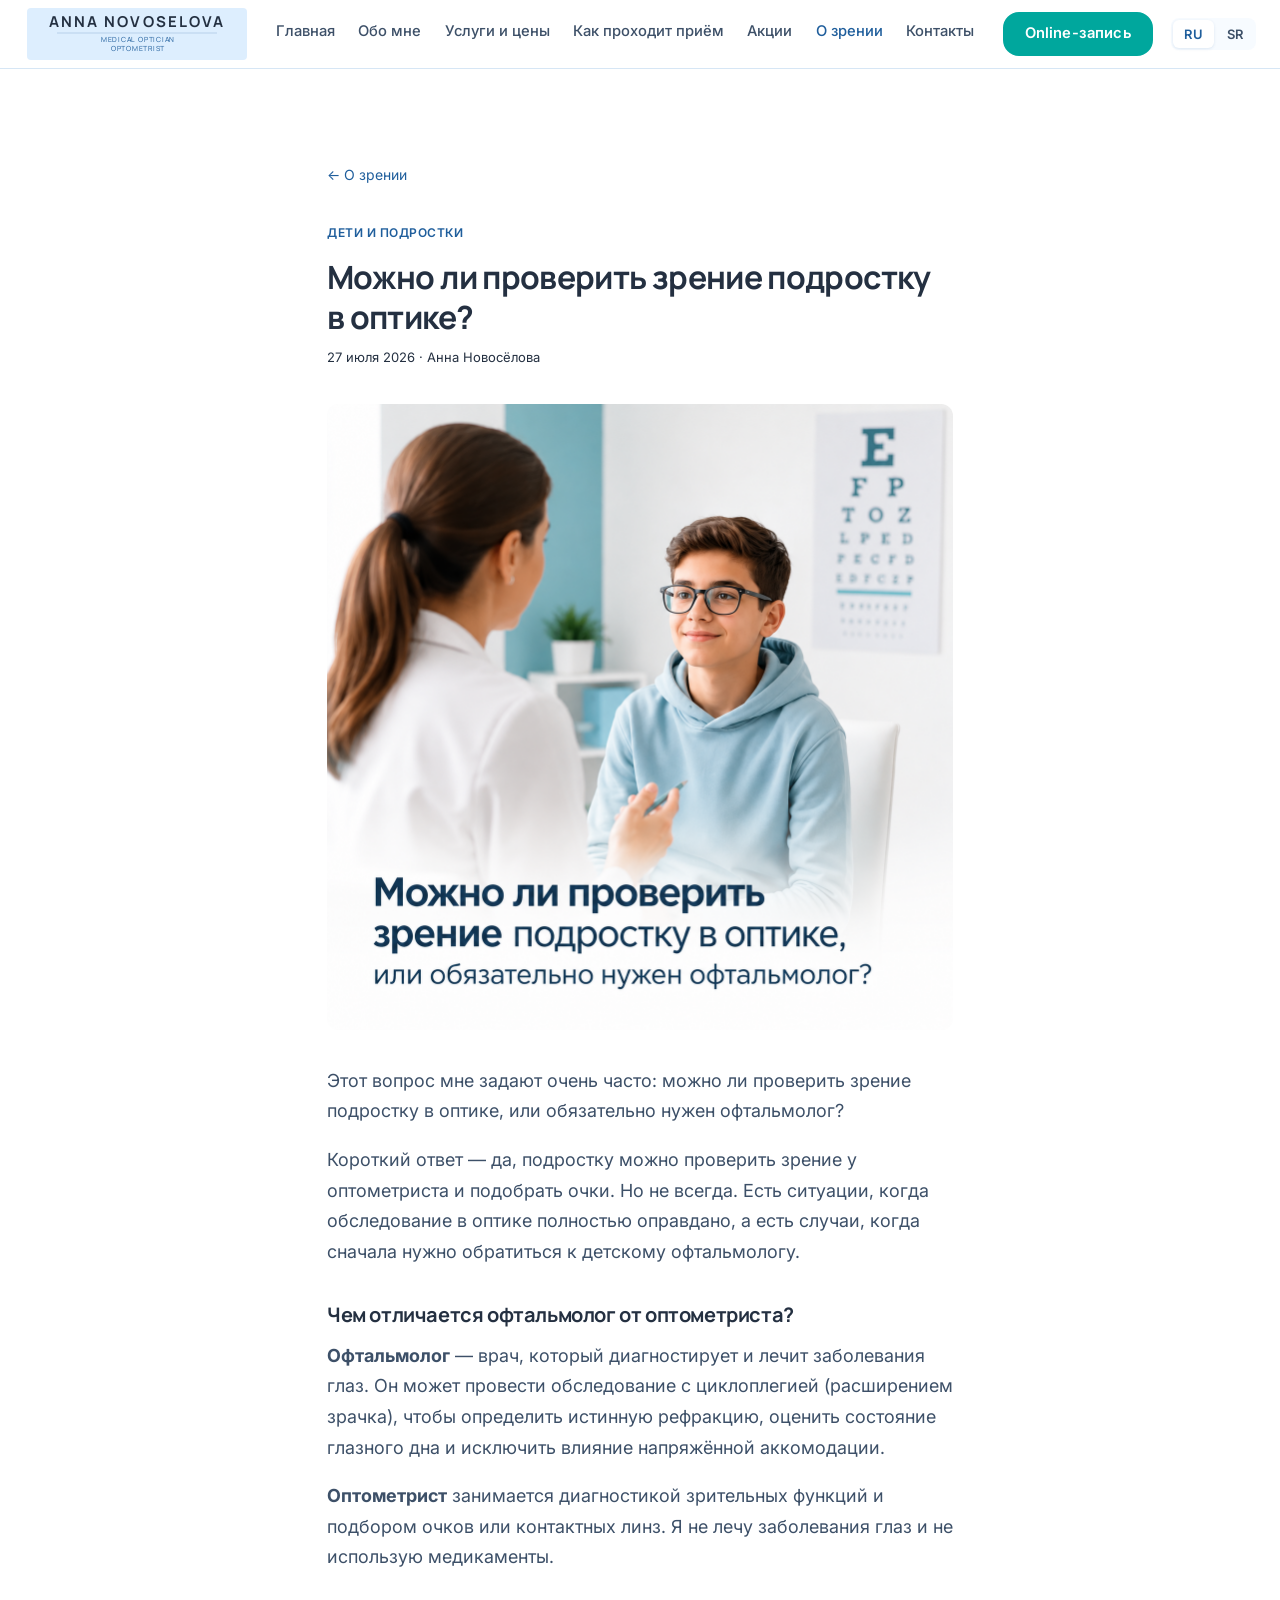
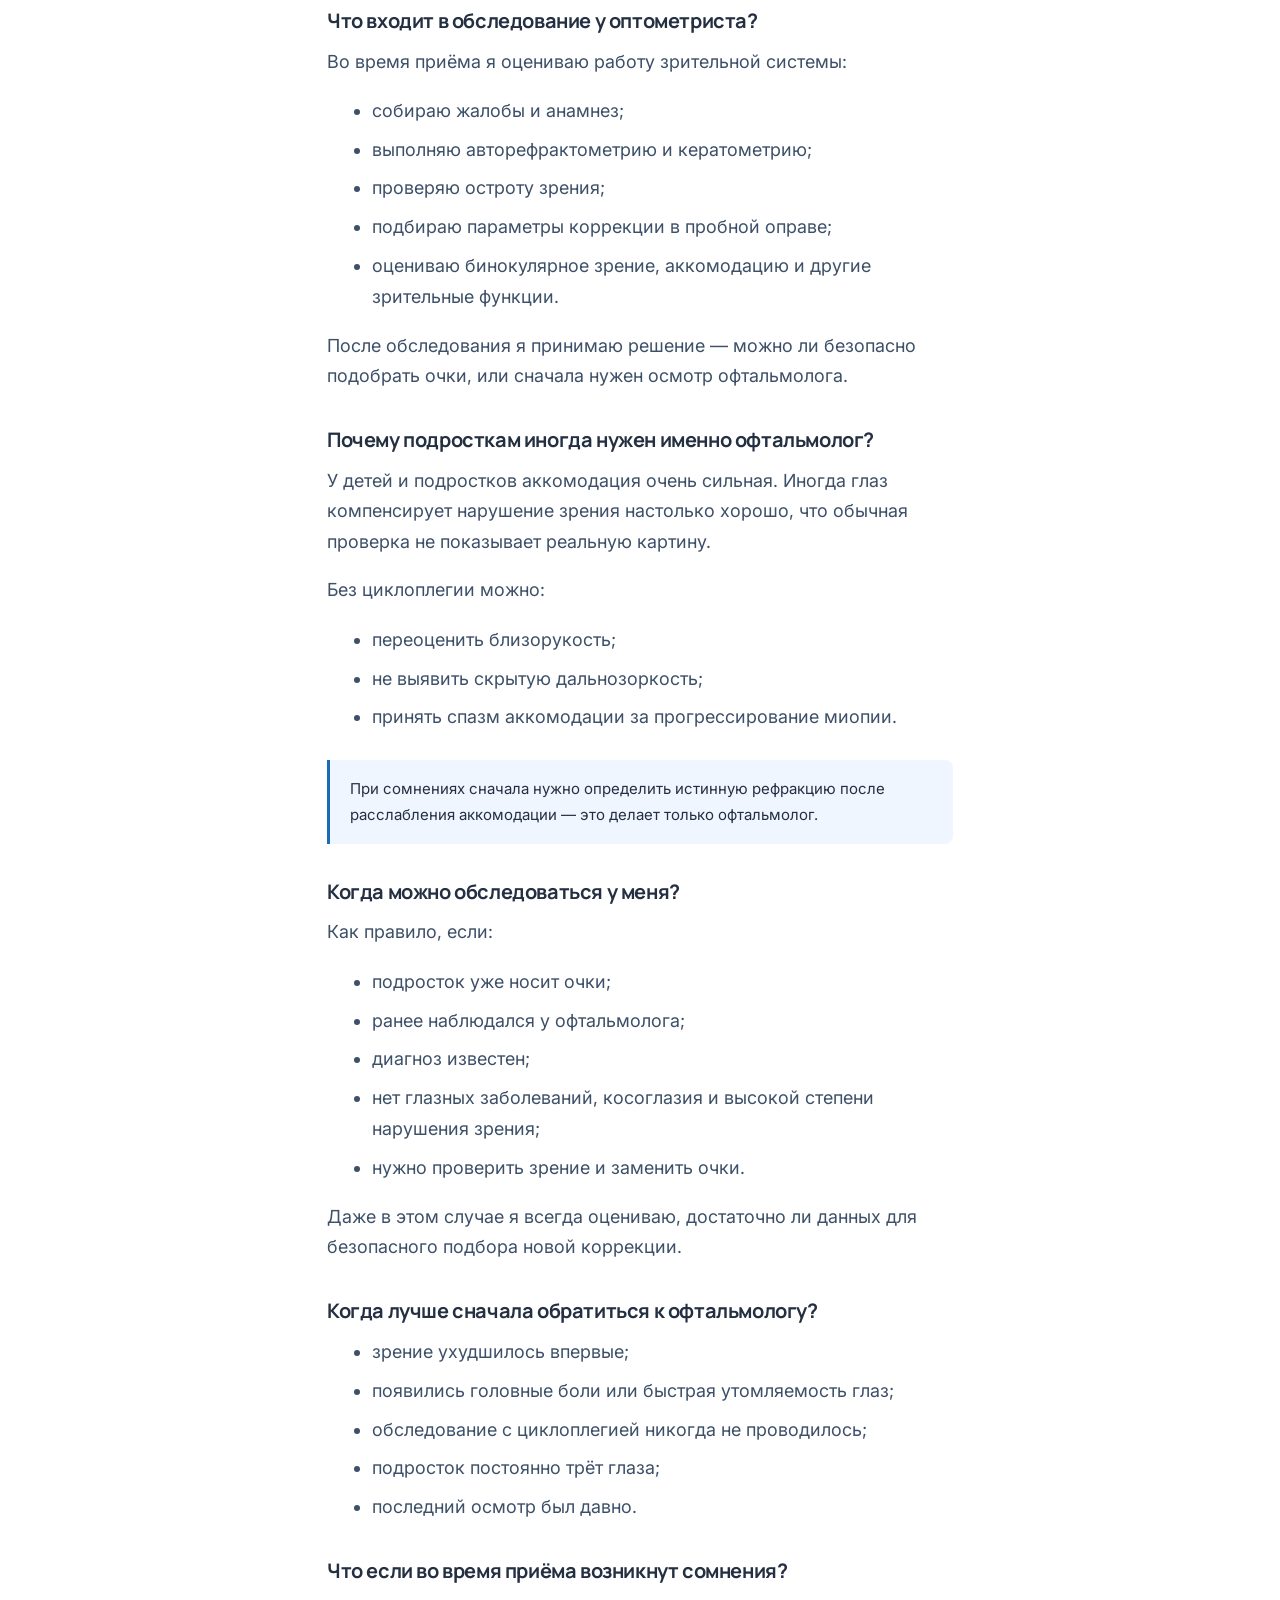
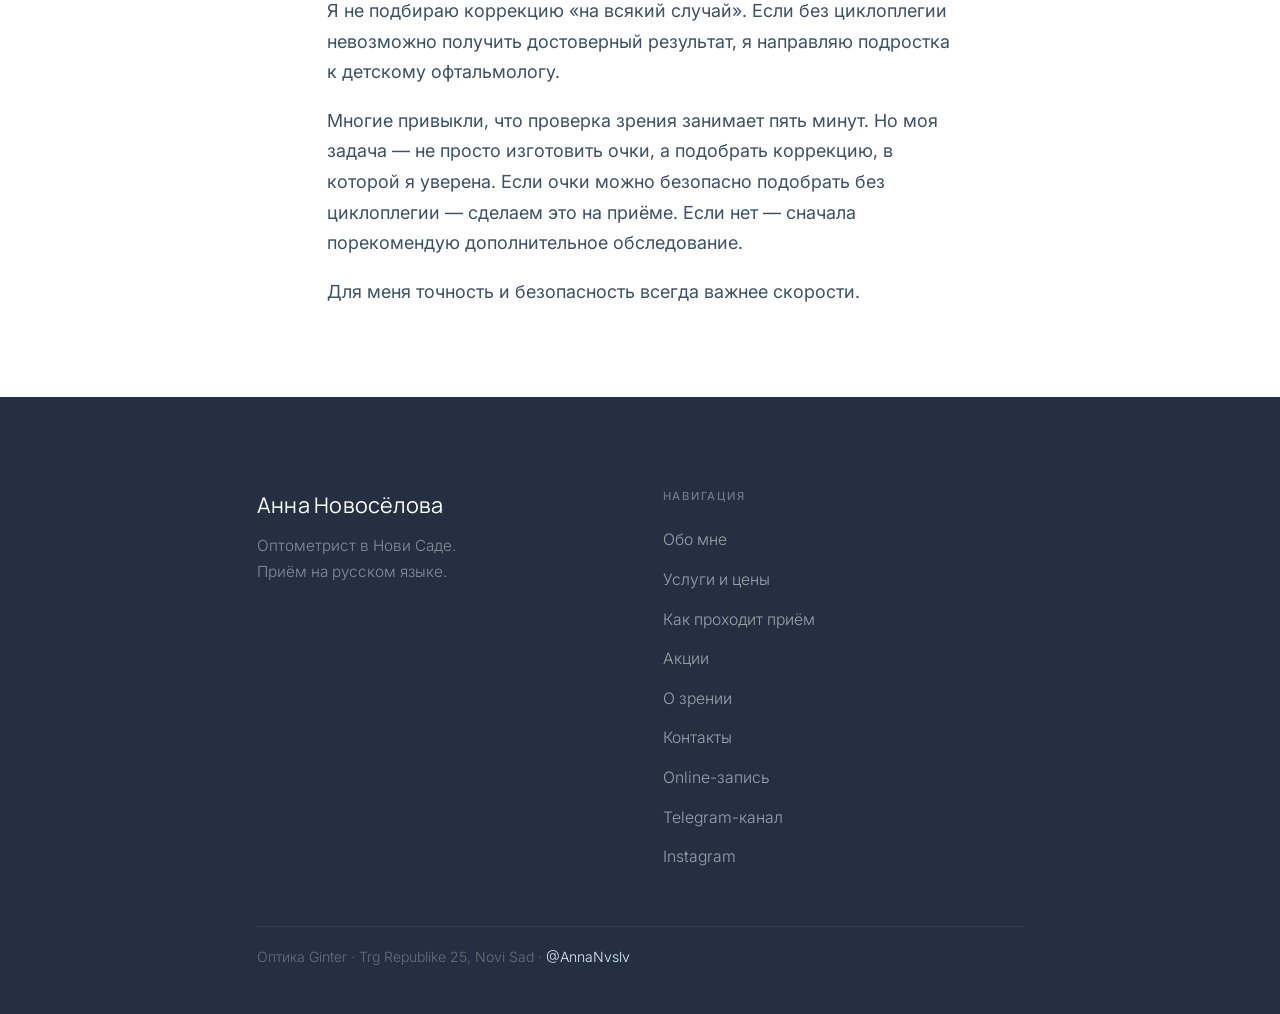
<file: articles/zrenie-podrostka.html>
<!DOCTYPE html>
<html lang="ru">
<head>
  <meta charset="UTF-8">
  <meta name="viewport" content="width=device-width, initial-scale=1.0">
  <title>Можно ли проверить зрение подростку в оптике? — Анна Новосёлова</title>
  <link rel="stylesheet" href="../css/variables.css">
  <link rel="stylesheet" href="../css/base.css?v=2">
  <link rel="stylesheet" href="../css/nav.css?v=2">
  <link rel="stylesheet" href="../css/footer.css?v=2">
  <link rel="stylesheet" href="../css/pages/home.css?v=3">
  <style>
    .article { max-width: 680px; margin: 0 auto; padding: 5rem 1.5rem 4rem; }
    .article__back { font-size: 14px; color: var(--color-accent); text-decoration: none; display: inline-flex; align-items: center; gap: 6px; margin-bottom: 2rem; }
    .article__back:hover { text-decoration: underline; }
    .article__tag { font-size: 12px; font-weight: 600; letter-spacing: .5px; text-transform: uppercase; color: var(--color-accent); margin-bottom: .75rem; }
    .article__title { font-size: 32px; font-weight: 700; line-height: 1.25; margin-bottom: .5rem; }
    .article__meta { font-size: 13px; color: var(--color-muted); margin-bottom: 2rem; }
    .article__hero { width: 100%; border-radius: 12px; margin-bottom: 2rem; display: block; }
    .article__body { font-size: 16px; line-height: 1.75; color: var(--color-text); }
    .article__body h2 { font-size: 20px; font-weight: 700; margin: 2rem 0 .75rem; }
    .article__body p { margin-bottom: 1rem; }
    .article__body ul { margin: 0 0 1rem 1.25rem; }
    .article__body ul li { margin-bottom: .4rem; }
    .article__body .tip { background: #F0F6FF; border-left: 3px solid #1A6DB5; border-radius: 0 8px 8px 0; padding: .875rem 1.125rem; margin: 1.5rem 0; font-size: 15px; }
  </style>
<!-- Cloudflare Web Analytics --><script defer src="https://static.cloudflareinsights.com/beacon.min.js" data-cf-beacon='{"token": "08d0250450824208b3c99198b0dc224f"}'></script><!-- End Cloudflare Web Analytics -->
<script src="../js/track.js?v=1" defer></script>
</head>
<body>
<nav class="nav">
  <div class="container nav__inner">
    <a href="../index.html" class="nav__logo-svg" data-i18n-aria-label="nav.logo_aria_std" aria-label="Анна Новосёлова — медицинский оптик и оптометрист">
      <svg width="220" height="52" viewBox="0 0 220 52" xmlns="http://www.w3.org/2000/svg">
        <rect x="0" y="0" width="220" height="52" rx="4" fill="#DDEEFE"/>
        <text class="logo-name" x="110" y="19" text-anchor="middle">ANNA NOVOSELOVA</text>
        <line x1="30" y1="25" x2="190" y2="25" stroke="#1F5E9C" stroke-width="0.6" stroke-opacity="0.35"/>
        <text class="logo-sub" x="111" y="34" text-anchor="middle" style="font-size:7px;letter-spacing:0.11em">MEDICAL OPTICIAN</text>
        <text class="logo-sub" x="111" y="43" text-anchor="middle" style="font-size:7px;letter-spacing:0.11em">OPTOMETRIST</text>
      </svg>
    </a>
    <ul class="nav__links">
      <li><a href="../index.html" data-i18n="nav.home">Главная</a></li>
      <li><a href="../obo-mne.html" data-i18n="nav.about">Обо мне</a></li>
      <li><a href="../uslugi.html" data-i18n="nav.services">Услуги и цены</a></li>
      <li><a href="../priem.html" data-i18n="nav.appointment">Как проходит приём</a></li>
      <li><a href="../akcii.html" data-i18n="nav.promo">Акции</a></li>
      <li><a href="../o-zrenii.html" class="active" data-i18n="nav.vision">О зрении</a></li>
      <li><a href="../kontakty.html" data-i18n="nav.contacts">Контакты</a></li>
    </ul>
    <a href="https://annanvslv.github.io/anna-novoselova-bot/booking.html" class="btn nav__cta" target="_blank" data-i18n="nav.booking_cta">Online-запись</a>
    <div class="lang-switch" role="group" aria-label="Language / Jezik">
      <button type="button" class="lang-switch__btn" data-lang="ru">RU</button>
      <button type="button" class="lang-switch__btn" data-lang="sr">SR</button>
    </div>
    <button class="nav__burger" data-i18n-aria-label="nav.burger_aria" aria-label="Меню"><span></span><span></span><span></span></button>
  </div>
</nav>

<div class="article">
  <a href="../o-zrenii.html" class="article__back" data-i18n="vision.back_link">← О зрении</a>
  <div class="article__tag">Дети и подростки</div>
  <h1 class="article__title">Можно ли проверить зрение подростку в оптике?</h1>
  <div class="article__meta">27 июля 2026 · Анна Новосёлова</div>

  <img src="../images/podrostok-zrenie.png" alt="Проверка зрения подростку в оптике" class="article__hero">

  <div class="article__body">
    <p>Этот вопрос мне задают очень часто: можно ли проверить зрение подростку в оптике, или обязательно нужен офтальмолог?</p>
    <p>Короткий ответ — да, подростку можно проверить зрение у оптометриста и подобрать очки. Но не всегда. Есть ситуации, когда обследование в оптике полностью оправдано, а есть случаи, когда сначала нужно обратиться к детскому офтальмологу.</p>

    <h2>Чем отличается офтальмолог от оптометриста?</h2>
    <p><strong>Офтальмолог</strong> — врач, который диагностирует и лечит заболевания глаз. Он может провести обследование с циклоплегией (расширением зрачка), чтобы определить истинную рефракцию, оценить состояние глазного дна и исключить влияние напряжённой аккомодации.</p>
    <p><strong>Оптометрист</strong> занимается диагностикой зрительных функций и подбором очков или контактных линз. Я не лечу заболевания глаз и не использую медикаменты.</p>

    <h2>Что входит в обследование у оптометриста?</h2>
    <p>Во время приёма я оцениваю работу зрительной системы:</p>
    <ul>
      <li>собираю жалобы и анамнез;</li>
      <li>выполняю авторефрактометрию и кератометрию;</li>
      <li>проверяю остроту зрения;</li>
      <li>подбираю параметры коррекции в пробной оправе;</li>
      <li>оцениваю бинокулярное зрение, аккомодацию и другие зрительные функции.</li>
    </ul>
    <p>После обследования я принимаю решение — можно ли безопасно подобрать очки, или сначала нужен осмотр офтальмолога.</p>

    <h2>Почему подросткам иногда нужен именно офтальмолог?</h2>
    <p>У детей и подростков аккомодация очень сильная. Иногда глаз компенсирует нарушение зрения настолько хорошо, что обычная проверка не показывает реальную картину.</p>
    <p>Без циклоплегии можно:</p>
    <ul>
      <li>переоценить близорукость;</li>
      <li>не выявить скрытую дальнозоркость;</li>
      <li>принять спазм аккомодации за прогрессирование миопии.</li>
    </ul>
    <div class="tip">При сомнениях сначала нужно определить истинную рефракцию после расслабления аккомодации — это делает только офтальмолог.</div>

    <h2>Когда можно обследоваться у меня?</h2>
    <p>Как правило, если:</p>
    <ul>
      <li>подросток уже носит очки;</li>
      <li>ранее наблюдался у офтальмолога;</li>
      <li>диагноз известен;</li>
      <li>нет глазных заболеваний, косоглазия и высокой степени нарушения зрения;</li>
      <li>нужно проверить зрение и заменить очки.</li>
    </ul>
    <p>Даже в этом случае я всегда оцениваю, достаточно ли данных для безопасного подбора новой коррекции.</p>

    <h2>Когда лучше сначала обратиться к офтальмологу?</h2>
    <ul>
      <li>зрение ухудшилось впервые;</li>
      <li>появились головные боли или быстрая утомляемость глаз;</li>
      <li>обследование с циклоплегией никогда не проводилось;</li>
      <li>подросток постоянно трёт глаза;</li>
      <li>последний осмотр был давно.</li>
    </ul>

    <h2>Что если во время приёма возникнут сомнения?</h2>
    <p>Я не подбираю коррекцию «на всякий случай». Если без циклоплегии невозможно получить достоверный результат, я направляю подростка к детскому офтальмологу.</p>
    <p>Многие привыкли, что проверка зрения занимает пять минут. Но моя задача — не просто изготовить очки, а подобрать коррекцию, в которой я уверена. Если очки можно безопасно подобрать без циклоплегии — сделаем это на приёме. Если нет — сначала порекомендую дополнительное обследование.</p>
    <p>Для меня точность и безопасность всегда важнее скорости.</p>
  </div>
</div>

<footer class="footer">
  <div class="container">
    <div class="footer__grid">
      <div>
        <div class="footer__logo" data-i18n="footer.logo">Анна Новосёлова</div>
        <p class="footer__tagline" data-i18n="footer.tagline_services">Оптометрист в Нови Саде.<br>Приём на русском языке.</p>
      </div>
      <div>
        <p class="footer__heading" data-i18n="footer.heading">Навигация</p>
        <ul class="footer__links">
          <li><a href="../obo-mne.html" data-i18n="nav.about">Обо мне</a></li>
          <li><a href="../uslugi.html" data-i18n="nav.services">Услуги и цены</a></li>
          <li><a href="../priem.html" data-i18n="nav.appointment">Как проходит приём</a></li>
          <li><a href="../akcii.html" data-i18n="nav.promo">Акции</a></li>
          <li><a href="../o-zrenii.html" data-i18n="nav.vision">О зрении</a></li>
          <li><a href="../kontakty.html" data-i18n="nav.contacts">Контакты</a></li>
          <li><a href="https://annanvslv.github.io/anna-novoselova-bot/booking.html" target="_blank" data-i18n="nav.booking_cta">Online-запись</a></li>
          <li><a href="https://t.me/optometrist_anna_ns" target="_blank" data-i18n="footer.telegram_channel">Telegram-канал</a></li>
          <li><a href="https://instagram.com/optika_ginter" target="_blank" data-i18n="footer.instagram">Instagram</a></li>
        </ul>
      </div>
    </div>
    <div class="footer__bottom">
      Оптика Ginter · Trg Republike 25, Novi Sad · <a href="https://t.me/AnnaNvslv" style="color:var(--color-accent-light)">@AnnaNvslv</a>
    </div>
  </div>
</footer>
<script src="../js/i18n.js"></script>
<script src="../js/nav.js"></script>
</body>
</html>
</file>
<file: css/variables.css>
@import url('https://fonts.googleapis.com/css2?family=Manrope:wght@400;500;600;700;800&family=Inter:wght@400;500;600&display=swap');

:root {
  --color-bg:          #FFFFFF;
  --color-bg-white:    #FFFFFF;
  --color-bg-section:  #F7FBFF;
  --color-bg-dark:     #0F2A4A;

  --color-accent:      #1F5E9C;
  --color-accent-dark: #174d82;
  --color-accent-light:#DDEEFE;

  --color-teal:        #00A79D;
  --color-teal-dark:   #008D84;

  --color-text:        #243041;
  --color-text-muted:  #3D5068;
  --color-text-light:  #5A7A96;

  --color-border:      #D6E6F5;

  --font-heading: 'Manrope', system-ui, sans-serif;
  --font-serif:   'Manrope', system-ui, sans-serif;
  --font-sans:    'Inter', system-ui, sans-serif;

  --space-xs:  0.5rem;
  --space-sm:  1rem;
  --space-md:  1.5rem;
  --space-lg:  2.5rem;
  --space-xl:  5rem;

  --radius-sm: 8px;
  --radius-md: 16px;
  --radius-lg: 24px;

  --shadow-card: 0 4px 20px rgba(31,94,156,0.05);
  --shadow-card-hover: 0 8px 32px rgba(31,94,156,0.10);

  --container: 820px;
}
</file>
<file: css/base.css>
*, *::before, *::after { box-sizing: border-box; margin: 0; padding: 0; }

html { font-size: 18px; scroll-behavior: smooth; }

body {
  font-family: var(--font-sans);
  font-weight: 400;
  color: var(--color-text);
  background: var(--color-bg);
  line-height: 1.7;
  -webkit-font-smoothing: antialiased;
}

h1, h2, h3 {
  font-family: var(--font-heading);
  font-weight: 700;
  line-height: 1.2;
  color: var(--color-text);
  letter-spacing: -0.02em;
}

h4 {
  font-family: var(--font-heading);
  font-weight: 600;
  font-size: 1.05rem;
  line-height: 1.4;
  color: var(--color-text);
  letter-spacing: -0.01em;
}

h1 { font-size: clamp(2.4rem, 6vw, 2.9rem); }
h2 { font-size: clamp(1.7rem, 3.5vw, 2rem); }
h3 { font-size: clamp(1.2rem, 2vw, 1.4rem); }

p {
  margin-bottom: var(--space-sm);
  color: var(--color-text-muted);
  font-weight: 400;
  font-size: 1rem;
  line-height: 1.7;
}
p:last-child { margin-bottom: 0; }

a { color: var(--color-accent); text-decoration: none; }
a:hover { text-decoration: underline; }

ul, ol { padding-left: 1.25rem; color: var(--color-text-muted); }
li { margin-bottom: 0.4rem; font-size: 1rem; }

.container {
  max-width: var(--container);
  margin: 0 auto;
  padding: 0 var(--space-md);
}

.section { padding: var(--space-xl) 0; }
.section--gray { background: var(--color-bg-section); }
.section--white { background: var(--color-bg-white); }

.section-label {
  font-family: var(--font-sans);
  font-size: 0.7rem;
  font-weight: 600;
  letter-spacing: 0.14em;
  text-transform: uppercase;
  color: var(--color-teal);
  margin-bottom: 0.6rem;
}

.section-title { margin-bottom: var(--space-md); }

/* Buttons */
.btn {
  display: inline-flex;
  align-items: center;
  justify-content: center;
  min-height: 60px;
  background: var(--color-teal);
  color: #fff;
  font-family: var(--font-sans);
  font-size: 1rem;
  font-weight: 600;
  letter-spacing: 0.01em;
  padding: 0 2rem;
  border-radius: var(--radius-md);
  border: 2px solid var(--color-teal);
  cursor: pointer;
  transition: background 0.18s, border-color 0.18s;
  text-decoration: none;
  min-width: 44px;
}

.btn:hover {
  background: var(--color-teal-dark);
  border-color: var(--color-teal-dark);
  text-decoration: none;
  color: #fff;
}

.btn--outline {
  background: transparent;
  color: var(--color-text);
  border-color: var(--color-border);
}

.btn--outline:hover {
  background: transparent;
  border-color: var(--color-accent);
  color: var(--color-accent);
}

.card {
  background: var(--color-bg-white);
  border-radius: var(--radius-lg);
  border: 1px solid var(--color-border);
  padding: var(--space-md);
  box-shadow: var(--shadow-card);
}

.tag {
  display: inline-block;
  background: var(--color-bg-section);
  color: var(--color-accent);
  font-size: 0.8rem;
  font-weight: 500;
  letter-spacing: 0.03em;
  padding: 0.35rem 1rem;
  border-radius: 20px;
  border: 1px solid var(--color-accent-light);
}

@media (max-width: 600px) {
  html { font-size: 17px; }
  .container { padding: 0 var(--space-sm); }
  .section { padding: var(--space-lg) 0; }
  .btn { min-height: 52px; font-size: 0.95rem; }
}

/* ===== Единые отступы (2026-11-25) ===== */
.btn { text-align: center; line-height: 1.3; }
.page-lead { color: var(--color-text-muted); font-weight: 300; line-height: 1.8; max-width: 640px; margin: 1rem 0 2.5rem; }
@media (max-width: 600px) {
  .page-lead { margin-bottom: var(--space-lg); }
  .btn { padding: 0.75rem 1.5rem; }
}
h1 { overflow-wrap: break-word; }
@media (max-width: 400px) { h1 { font-size: 2.1rem; } }
</file>
<file: css/nav.css>
.nav {
  background: var(--color-bg-white);
  border-bottom: 1px solid var(--color-border);
  position: sticky;
  top: 0;
  z-index: 100;
}

.nav__inner {
  display: flex;
  align-items: center;
  justify-content: space-between;
  min-height: 68px;
  gap: 1rem;
  max-width: 1280px; /* шапке нужно больше места, чем контенту (820px) */
}

/* old text logo — kept for fallback */
.nav__logo {
  font-family: var(--font-heading);
  font-size: 1.2rem;
  font-weight: 700;
  color: var(--color-text);
  text-decoration: none;
  line-height: 1.2;
  letter-spacing: -0.01em;
  flex-shrink: 0;
}

.nav__logo span {
  display: block;
  font-family: var(--font-sans);
  font-size: 0.62rem;
  font-weight: 500;
  letter-spacing: 0.12em;
  text-transform: uppercase;
  color: var(--color-text-light);
}

/* SVG logo */
.nav__logo-svg {
  display: flex;
  align-items: center;
  text-decoration: none;
  flex-shrink: 0;
}

.nav__logo-svg svg {
  height: 52px;
  width: auto;
}

.logo-name {
  font-family: 'Manrope', sans-serif;
  font-weight: 700;
  font-size: 15px;
  letter-spacing: 0.14em;
  fill: #243041;
}

.logo-sub {
  font-family: 'Manrope', sans-serif;
  font-weight: 400;
  font-size: 9px;
  letter-spacing: 0.22em;
  fill: #1F5E9C;
}

.nav__links {
  display: flex;
  list-style: none;
  padding: 0;
  gap: 0.1rem;
  flex: 1;
  justify-content: center;
}

.nav__links a {
  font-size: 0.82rem;
  font-weight: 500;
  color: var(--color-text-muted);
  text-decoration: none;
  padding: 0.3rem 0.6rem;
  border-radius: var(--radius-sm);
  transition: color 0.2s, background 0.2s;
  white-space: nowrap;
}

.nav__links a:hover { color: var(--color-accent); background: var(--color-bg-section); }
.nav__links a.active { color: var(--color-accent); }

.nav__cta {
  font-size: 0.82rem;
  min-height: 44px;
  padding: 0 1.1rem;
  flex-shrink: 0;
}

.nav__burger {
  display: none;
  background: none;
  border: none;
  cursor: pointer;
  flex-direction: column;
  gap: 5px;
  padding: 4px;
  flex-shrink: 0;
}

.nav__burger span {
  display: block;
  width: 22px;
  height: 2px;
  background: var(--color-text);
  border-radius: 2px;
  transition: all 0.3s;
}

@media (max-width: 1180px) {
  .nav__links, .nav__cta { display: none; }
  .nav__burger { display: flex; }

  .nav--open .nav__inner {
    flex-wrap: wrap;
    padding-bottom: var(--space-sm);
  }

  .nav--open .nav__links {
    display: flex;
    flex-direction: column;
    width: 100%;
    flex: 0 0 100%;
    order: 3;
    gap: 0.25rem;
    padding-top: var(--space-sm);
    border-top: 1px solid var(--color-border);
  }

  .nav--open .nav__cta {
    display: flex;
    order: 4;
    width: 100%;
    margin-top: var(--space-xs);
  }
}

/* Language switcher (RU / SR) */
.lang-switch {
  display: flex;
  align-items: center;
  gap: 2px;
  background: var(--color-bg-section);
  border-radius: var(--radius-sm);
  padding: 2px;
  flex-shrink: 0;
}

.lang-switch__btn {
  font-family: var(--font-sans);
  font-size: 0.72rem;
  font-weight: 600;
  letter-spacing: 0.03em;
  color: var(--color-text-muted);
  background: transparent;
  border: none;
  padding: 0.35rem 0.6rem;
  border-radius: calc(var(--radius-sm) - 2px);
  cursor: pointer;
  transition: color 0.2s, background 0.2s;
}

.lang-switch__btn:hover { color: var(--color-accent); }

.lang-switch__btn.is-active {
  background: var(--color-bg-white);
  color: var(--color-accent);
  box-shadow: 0 1px 3px rgba(31,94,156,0.12);
}

@media (max-width: 400px) {
  .nav__inner { gap: 0.5rem; }
  .nav__logo-svg svg { height: 44px; }
}
</file>
<file: css/footer.css>
.footer {
  background: var(--color-text);
  color: rgba(255,255,255,0.5);
  padding: var(--space-xl) 0 var(--space-lg);
}

.footer__grid {
  display: grid;
  grid-template-columns: 1fr 1fr;
  gap: var(--space-lg);
  margin-bottom: var(--space-lg);
}

.footer__logo {
  font-family: var(--font-serif);
  font-size: 1.2rem;
  font-weight: 400;
  color: #fff;
  margin-bottom: var(--space-xs);
  letter-spacing: 0.01em;
}

.footer__tagline {
  font-size: 0.85rem;
  font-weight: 300;
  color: rgba(255,255,255,0.45);
  line-height: 1.7;
  margin-bottom: 0;
}

.footer__heading {
  font-family: var(--font-sans);
  font-size: 0.62rem;
  font-weight: 500;
  letter-spacing: 0.16em;
  text-transform: uppercase;
  color: rgba(255,255,255,0.35);
  margin-bottom: var(--space-sm);
}

.footer__links {
  list-style: none;
  padding: 0;
}

.footer__links li { margin-bottom: 0.5rem; }

.footer__links a {
  font-size: 0.875rem;
  font-weight: 300;
  color: rgba(255,255,255,0.55);
  text-decoration: none;
  transition: color 0.2s;
}

.footer__links a:hover { color: #fff; }

.footer__bottom {
  border-top: 1px solid rgba(255,255,255,0.08);
  padding-top: var(--space-sm);
  font-size: 0.78rem;
  font-weight: 300;
  color: rgba(255,255,255,0.3);
}

@media (max-width: 600px) {
  .footer { padding: var(--space-lg) 0 var(--space-md); }
  .footer__grid { grid-template-columns: 1fr; gap: var(--space-md); }
}
</file>
<file: css/pages/home.css>
/* HERO */
.hero {
  background: var(--color-bg-white);
  padding: var(--space-xl) 0;
  border-bottom: 1px solid var(--color-border);
}

.hero__content { max-width: 580px; }

.hero__sub {
  font-size: 1.1rem;
  font-weight: 400;
  color: var(--color-text-muted);
  margin: var(--space-sm) 0 var(--space-md);
  line-height: 1.7;
}

.hero__checklist {
  list-style: none;
  padding: 0;
  margin: 0 0 var(--space-md);
  display: flex;
  flex-direction: column;
  gap: 0.55rem;
}

.hero__checklist li {
  display: flex;
  align-items: center;
  gap: 0.55rem;
  font-size: 1rem;
  font-weight: 500;
  color: var(--color-text);
  margin-bottom: 0;
}

.hero__checklist li::before {
  content: '';
  width: 20px;
  height: 20px;
  flex-shrink: 0;
  background: var(--color-teal);
  border-radius: 50%;
  background-image: url("data:image/svg+xml,%3Csvg xmlns='http://www.w3.org/2000/svg' viewBox='0 0 16 16' fill='white'%3E%3Cpath d='M6.5 11.5L3 8l1.4-1.4 2.1 2.1 5.1-5.1L13 5z'/%3E%3C/svg%3E");
  background-size: 14px;
  background-position: center;
  background-repeat: no-repeat;
}

.hero__actions {
  display: flex;
  gap: 0.75rem;
  flex-wrap: wrap;
  margin-bottom: var(--space-md);
  align-items: center;
}

.hero__hint {
  display: flex;
  align-items: center;
  gap: 0.5rem;
  font-size: 0.85rem;
  color: var(--color-text-light);
}

.hero__hint svg { flex-shrink: 0; }

.hero__tags {
  display: flex;
  gap: 0.5rem;
  flex-wrap: wrap;
  margin-top: var(--space-sm);
}

/* WHY BLOCK */
.why-grid {
  display: grid;
  grid-template-columns: repeat(auto-fit, minmax(180px, 1fr));
  gap: 1rem;
}

.why-card {
  background: var(--color-bg-white);
  border-radius: var(--radius-lg);
  padding: 2rem 1.5rem;
  box-shadow: var(--shadow-card);
  border: 1px solid var(--color-border);
  transition: box-shadow 0.2s;
}

.why-card:hover {
  box-shadow: var(--shadow-card-hover);
}

.why-card__icon {
  width: 44px;
  height: 44px;
  margin-bottom: 1rem;
  color: var(--color-teal);
}

.why-card h4 {
  margin-bottom: 0.5rem;
  font-size: 1rem;
}

.why-card p {
  font-size: 0.9rem;
  margin: 0;
}

/* REASONS */
.reasons__grid {
  display: grid;
  grid-template-columns: repeat(auto-fit, minmax(230px, 1fr));
  gap: 1rem;
}

.reason-card {
  background: var(--color-bg-white);
  border-radius: var(--radius-lg);
  padding: 2rem 1.5rem;
  box-shadow: var(--shadow-card);
  border: 1px solid var(--color-border);
  transition: box-shadow 0.2s;
}

.reason-card:hover { box-shadow: var(--shadow-card-hover); }

.reason-card__header {
  display: flex;
  align-items: center;
  gap: 0.75rem;
  margin-bottom: 0.75rem;
}

.reason-card__header img {
  width: 44px;
  height: 44px;
  object-fit: contain;
  flex-shrink: 0;
}

.reason-card__header h4 {
  margin: 0;
  font-size: 1rem;
}

.reason-card p {
  font-size: 0.9rem;
  margin: 0;
  line-height: 1.7;
}

/* PRICES */
.prices__list {
  display: flex;
  flex-direction: column;
  gap: 1rem;
}

.price-item {
  display: flex;
  justify-content: space-between;
  align-items: flex-start;
  gap: var(--space-md);
  background: var(--color-bg-white);
  border-radius: var(--radius-lg);
  border: 1px solid var(--color-border);
  padding: 2rem;
  box-shadow: var(--shadow-card);
}

.price-item--free { background: var(--color-bg-section); }
.price-item__info { flex: 1; }
.price-item__info h4 { margin-bottom: 0.4rem; font-size: 1rem; }
.price-item__info p { font-size: 0.9rem; margin-bottom: 0.5rem; }
.price-item__time {
  font-size: 0.8rem;
  font-weight: 400;
  color: var(--color-text-light);
  letter-spacing: 0.02em;
}

.price-item__cost {
  font-family: var(--font-heading);
  font-size: 1.8rem;
  font-weight: 700;
  color: var(--color-accent);
  white-space: nowrap;
  padding-top: 2px;
  letter-spacing: -0.02em;
}

.price-item__cost span {
  font-family: var(--font-sans);
  font-size: 0.8rem;
  font-weight: 400;
  color: var(--color-text-light);
  letter-spacing: 0.04em;
}

.prices__note {
  margin-top: var(--space-sm);
  font-size: 0.82rem;
  font-weight: 400;
  color: var(--color-text-light);
  text-align: center;
  letter-spacing: 0.02em;
}

/* STEPS — horizontal roadmap */
.steps {
  display: flex;
  flex-direction: row;
  gap: 0;
  position: relative;
}

.step {
  flex: 1;
  position: relative;
  padding: 0 0.75rem 0 0;
}

.step:last-child { padding-right: 0; }

.step__connector {
  display: flex;
  align-items: center;
  gap: 0.5rem;
  margin-bottom: 1rem;
}

.step__num {
  width: 40px;
  height: 40px;
  border-radius: 50%;
  background: var(--color-teal);
  color: #fff;
  font-family: var(--font-heading);
  font-size: 1rem;
  font-weight: 700;
  display: flex;
  align-items: center;
  justify-content: center;
  flex-shrink: 0;
}

.step__arrow {
  flex: 1;
  height: 2px;
  background: var(--color-border);
  position: relative;
}

.step__arrow::after {
  content: '';
  position: absolute;
  right: -4px;
  top: -4px;
  width: 0;
  height: 0;
  border-top: 5px solid transparent;
  border-bottom: 5px solid transparent;
  border-left: 8px solid var(--color-border);
}

.step:last-child .step__arrow { display: none; }

.step__body h4 { margin-bottom: 0.35rem; font-size: 0.95rem; }
.step__body p { font-size: 0.85rem; margin: 0; line-height: 1.65; }

/* ARTICLES */
.articles__grid {
  display: grid;
  grid-template-columns: repeat(auto-fit, minmax(220px, 1fr));
  gap: 1rem;
}

.article-card {
  background: var(--color-bg-white);
  border-radius: var(--radius-lg);
  padding: 2rem 1.5rem;
  text-decoration: none;
  border: 1px solid var(--color-border);
  box-shadow: var(--shadow-card);
  transition: box-shadow 0.2s;
  display: block;
}

.article-card:hover {
  box-shadow: var(--shadow-card-hover);
  text-decoration: none;
}

.article-card__tag {
  font-size: 0.65rem;
  font-weight: 600;
  letter-spacing: 0.14em;
  text-transform: uppercase;
  color: var(--color-teal);
  margin-bottom: 0.65rem;
}

.article-card h3 {
  font-family: var(--font-heading);
  font-size: 1rem;
  font-weight: 600;
  margin-bottom: 0.5rem;
  color: var(--color-text);
  line-height: 1.5;
}

.article-card p {
  font-size: 0.875rem;
  margin: 0;
  color: var(--color-text-light);
}

/* CTA SECTION */
.cta-section {
  background: var(--color-accent);
}

.cta-section__inner { text-align: center; }

.cta-section h2 { color: #fff; }
.cta-section p { color: rgba(255,255,255,0.85); }

.cta-section .btn {
  background: var(--color-teal);
  border-color: var(--color-teal);
}
.cta-section .btn:hover {
  background: var(--color-teal-dark);
  border-color: var(--color-teal-dark);
}

.cta-section .btn--outline {
  background: transparent;
  color: #fff;
  border-color: rgba(255,255,255,0.4);
}

.cta-section .btn--outline:hover {
  border-color: #fff;
  color: #fff;
}

@media (max-width: 720px) {
  .steps {
    flex-direction: column;
    gap: 0;
  }
  .step {
    display: flex;
    gap: 1rem;
    padding: 0 0 1.5rem 0;
    border-left: 2px solid var(--color-border);
    margin-left: 19px;
  }
  .step:last-child { border-left-color: transparent; }
  .step__connector { flex-direction: column; align-items: flex-start; gap: 0; }
  .step__num {
    width: 40px;
    height: 40px;
    margin-left: -21px;
    margin-bottom: 0;
  }
  .step__arrow { display: none; }
  .step__body { padding-left: 0.5rem; }
}

@media (max-width: 600px) {
  .hero__actions { flex-direction: column; align-items: stretch; }
  .hero__actions .btn { text-align: center; justify-content: center; }
  .price-item { flex-direction: column; gap: 1rem; padding: 1.25rem; }
  .hero { padding: var(--space-lg) 0; }
  .why-grid { grid-template-columns: 1fr 1fr; }
}

/* ===== BLACK FRIDAY 26–30.11.2026 ===== */
.bf__title { font-family: var(--font-heading); font-weight: 700; font-size: clamp(1.6rem, 4vw, 2.2rem); line-height: 1.2; color: var(--color-bg-dark); margin: 0 0 0.6rem; max-width: 640px; }
.bf__dates { font-size: 1.1rem; font-weight: 600; color: var(--color-accent); margin: 0 0 1.75rem; }
.bf__list { display: grid; gap: 0.6rem; max-width: 640px; }
.bf__item { background: var(--color-accent); color: #fff; border-radius: var(--radius-sm); padding: 1.1rem 1.4rem; display: flex; align-items: center; gap: 1.25rem; }
.bf__pct { font-family: var(--font-heading); font-weight: 800; font-size: clamp(2.1rem, 6vw, 2.8rem); line-height: 1; min-width: 9.5rem; white-space: nowrap; }
.bf__what { font-size: 1.1rem; font-weight: 500; line-height: 1.3; }
.bf__what small { display: block; font-size: 0.85rem; font-weight: 400; color: var(--color-accent-light); margin-top: 0.2rem; }
.bf__hint { margin: 1.75rem 0 0.6rem; color: var(--color-text-muted); }
.bf__code { display: inline-flex; align-items: baseline; gap: 0.6rem; border: 2px dashed var(--color-accent); border-radius: var(--radius-sm); background: #fff; padding: 0.7rem 1.3rem; color: var(--color-text-muted); font-size: 0.9rem; }
.bf__code strong { font-family: var(--font-heading); font-weight: 800; font-size: 1.6rem; color: var(--color-accent); letter-spacing: 0.08em; }
.bf__actions { display: flex; gap: 1rem; flex-wrap: wrap; margin-top: 1.75rem; }
.bf__btn { background: var(--color-teal); border-color: var(--color-teal); }
.bf__btn:hover { background: var(--color-teal-dark); border-color: var(--color-teal-dark); }
@media (max-width: 768px) {
  .bf__pct { min-width: 7.5rem; }
  .bf__actions .btn { width: 100%; text-align: center; }
}
</file>
<file: css/pages/about.css>
/* ABOUT HERO */
.about-hero {
  background: var(--color-bg-white);
  padding: var(--space-xl) 0;
  border-bottom: 1px solid var(--color-border);
}

.about-hero__inner {
  display: grid;
  grid-template-columns: 280px 1fr;
  gap: var(--space-lg);
  align-items: start;
}

.about-hero__photo {
  position: sticky;
  top: 90px;
}

.about-hero__photo img {
  width: 100%;
  border-radius: var(--radius-lg);
  display: block;
  object-fit: cover;
  aspect-ratio: 3/4;
}

.about-hero__content h1 { margin-bottom: 0.2rem; }

.about-hero__role {
  font-size: 0.8rem;
  font-weight: 600;
  letter-spacing: 0.1em;
  text-transform: uppercase;
  color: var(--color-accent);
  margin-bottom: var(--space-md) !important;
}

.about-hero__content .btn { margin-top: var(--space-sm); }

/* FACTS */
.about-facts {
  display: grid;
  grid-template-columns: repeat(2, 1fr);
  gap: 1px;
  background: var(--color-border);
  border: 1px solid var(--color-border);
  border-radius: var(--radius-md);
  overflow: hidden;
  margin-bottom: var(--space-md);
}

.about-fact {
  background: var(--color-bg-white);
  padding: var(--space-md);
}

.about-fact__num {
  font-family: var(--font-serif);
  font-size: 3rem;
  font-weight: 800;
  color: var(--color-accent);
  line-height: 1;
  margin-bottom: 0.4rem;
  letter-spacing: -0.03em;
}

.about-fact__text {
  font-size: 0.95rem;
  color: var(--color-text-muted);
  line-height: 1.5;
}

/* EDUCATION */
.about-edu {
  display: flex;
  flex-direction: column;
  gap: 1px;
  background: var(--color-border);
  border: 1px solid var(--color-border);
  border-radius: var(--radius-md);
  overflow: hidden;
  margin-bottom: var(--space-md);
}

.about-edu__item {
  display: flex;
  gap: var(--space-md);
  align-items: flex-start;
  background: var(--color-bg-white);
  padding: var(--space-md);
}

.about-edu__year {
  font-family: var(--font-serif);
  font-size: 1.6rem;
  font-weight: 700;
  color: var(--color-accent-light);
  min-width: 56px;
  line-height: 1.2;
  padding-top: 2px;
}

.about-edu__item h4 { margin-bottom: 0.2rem; }
.about-edu__item p { font-size: 0.9rem; margin: 0; }

/* DOCS */
.about-docs { margin-top: var(--space-md); }

.about-docs__grid {
  display: flex;
  flex-direction: column;
  gap: 24px;
}

.about-docs__item {
  display: flex;
  flex-direction: column;
  gap: 8px;
}

.about-docs__img {
  width: 100%;
  height: auto;
  display: block;
  border-radius: var(--radius-md);
  border: 1px solid var(--color-border);
}

.about-docs__caption {
  font-size: 0.8rem;
  color: var(--color-text-muted);
  text-align: center;
}

/* APPROACH */
.about-approach__grid {
  display: grid;
  grid-template-columns: repeat(2, 1fr);
  gap: 1px;
  background: var(--color-border);
  border: 1px solid var(--color-border);
  border-radius: var(--radius-md);
  overflow: hidden;
}

.about-approach__item {
  background: var(--color-bg-white);
  padding: var(--space-md);
}

.about-approach__item h4 { margin-bottom: 0.5rem; font-size: 1.05rem; }
.about-approach__item p { font-size: 0.95rem; margin: 0; }

/* CTA */
.cta-section { background: var(--color-bg-section); border-top: 1px solid var(--color-border); }
.cta-section__inner { text-align: center; }
.cta-section .btn--outline { border-color: var(--color-border); color: var(--color-text-muted); }
.cta-section .btn--outline:hover { border-color: var(--color-accent); color: var(--color-accent); }

@media (max-width: 700px) {
  .about-hero__inner { grid-template-columns: 1fr; }
  .about-hero__photo { position: static; max-width: 260px; }
  .about-facts { grid-template-columns: repeat(2, 1fr); }
  .about-approach__grid { grid-template-columns: 1fr; }
}

@media (max-width: 600px) { .about-hero { padding-top: var(--space-lg); } }
</file>
<file: css/pages/zapis.css>
.zapis-hero {
  background: var(--color-bg-white);
  padding: var(--space-xl) 0 var(--space-lg);
  border-bottom: 1px solid var(--color-border);
}

.zapis-hero h1 {
  font-size: clamp(2.4rem, 6vw, 3.4rem);
}

.zapis-hero__sub {
  font-size: 1.1rem;
  color: var(--color-text-muted);
  margin-top: var(--space-sm);
  margin-bottom: 0;
}

/* STEPS */
.zapis-steps {
  display: flex;
  flex-direction: column;
  gap: 0;
  background: var(--color-border);
  border: 1px solid var(--color-border);
  border-radius: var(--radius-md);
  overflow: hidden;
  padding: 0;
  list-style: none;
  counter-reset: steps;
}

.zapis-steps li {
  counter-increment: steps;
  background: var(--color-bg-white);
  padding: 1.1rem 1.5rem 1.1rem 4.5rem;
  position: relative;
  font-size: 1rem;
  color: var(--color-text-muted);
  line-height: 1.6;
  margin-bottom: 1px;
}

.zapis-steps li:last-child { margin-bottom: 0; }

.zapis-steps li::before {
  counter-content: counter(steps);
  content: counter(steps);
  position: absolute;
  left: 1.25rem;
  top: 50%;
  transform: translateY(-50%);
  font-family: var(--font-serif);
  font-size: 1.4rem;
  font-weight: 700;
  color: var(--color-accent-light);
  line-height: 1;
  width: 2rem;
  text-align: center;
}

/* TELEGRAM BLOCK */
.zapis-tg {
  display: flex;
  gap: 1.5rem;
  align-items: flex-start;
  background: var(--color-bg-white);
  border: 1px solid var(--color-border);
  border-radius: var(--radius-md);
  padding: 1.5rem;
  max-width: 640px;
}

.zapis-tg__icon { flex-shrink: 0; padding-top: 4px; }

.zapis-tg__body h3 {
  font-family: var(--font-serif);
  font-size: 1.3rem;
  font-weight: 700;
  margin-bottom: 0.4rem;
  color: var(--color-text);
}

.zapis-tg__body p {
  font-size: 0.95rem;
  color: var(--color-text-muted);
  margin-bottom: 0.6rem;
}

.zapis-tg__link {
  font-size: 0.9rem;
  font-weight: 600;
  color: var(--color-accent);
  text-decoration: none;
}

.zapis-tg__link:hover { text-decoration: underline; }

/* CHECKLIST */
.zapis-checklist {
  display: flex;
  flex-direction: column;
  gap: 1px;
  background: var(--color-border);
  border: 1px solid var(--color-border);
  border-radius: var(--radius-md);
  overflow: hidden;
}

.zapis-check {
  display: flex;
  gap: var(--space-md);
  align-items: flex-start;
  background: var(--color-bg-white);
  padding: var(--space-md);
}

.zapis-check__icon { font-size: 1.3rem; min-width: 32px; padding-top: 2px; }

.zapis-check h4 {
  font-family: var(--font-serif);
  font-size: 1.05rem;
  font-weight: 600;
  color: var(--color-text);
  margin-bottom: 0.25rem;
}

.zapis-check p { font-size: 0.95rem; margin: 0; }

/* PRICES */
.prices__list {
  display: flex;
  flex-direction: column;
  gap: 1px;
  background: var(--color-border);
  border: 1px solid var(--color-border);
  overflow: hidden;
  border-radius: var(--radius-md);
}

.price-item {
  display: flex;
  justify-content: space-between;
  align-items: flex-start;
  gap: var(--space-md);
  background: var(--color-bg-white);
  padding: var(--space-md);
}

.price-item--free { background: var(--color-bg-section); }
.price-item__info { flex: 1; }

.price-item__info h4 {
  font-family: var(--font-serif);
  font-size: 1.05rem;
  font-weight: 600;
  color: var(--color-text);
  margin-bottom: 0.3rem;
}

.price-item__info p { font-size: 0.875rem; margin-bottom: 0.4rem; }
.price-item__time { font-size: 0.75rem; color: var(--color-text-light); }

.price-item__cost {
  font-family: var(--font-serif);
  font-size: 1.6rem;
  font-weight: 700;
  color: var(--color-text);
  white-space: nowrap;
  padding-top: 2px;
}

.price-item__cost span {
  font-family: var(--font-sans);
  font-size: 0.75rem;
  color: var(--color-text-light);
}

.price-item__cost--free {
  font-family: var(--font-sans);
  font-size: 0.9rem;
  font-weight: 600;
  color: var(--color-accent);
}

.prices__note {
  margin-top: var(--space-sm);
  font-size: 0.8rem;
  color: var(--color-text-light);
  text-align: center;
}

/* ADDRESS */
.zapis-address__grid {
  display: grid;
  grid-template-columns: 1fr auto;
  gap: var(--space-md);
  align-items: center;
}

.zapis-map-link {
  display: inline-flex;
  align-items: center;
  gap: 0.4rem;
  font-size: 0.95rem;
  font-weight: 500;
  color: var(--color-accent);
  border: 1.5px solid var(--color-accent-light);
  padding: 0.7rem 1.4rem;
  border-radius: var(--radius-sm);
  text-decoration: none;
  transition: border-color 0.2s, background 0.2s;
}

.zapis-map-link:hover {
  background: var(--color-bg-section);
  border-color: var(--color-accent);
  text-decoration: none;
}

@media (max-width: 700px) {
  .zapis-address__grid { grid-template-columns: 1fr; }
  .price-item { flex-direction: column; gap: 0.5rem; }
  .zapis-tg { flex-direction: column; gap: 0.75rem; }
}

@media (max-width: 600px) { .zapis-hero { padding-top: var(--space-lg); } }
</file>
